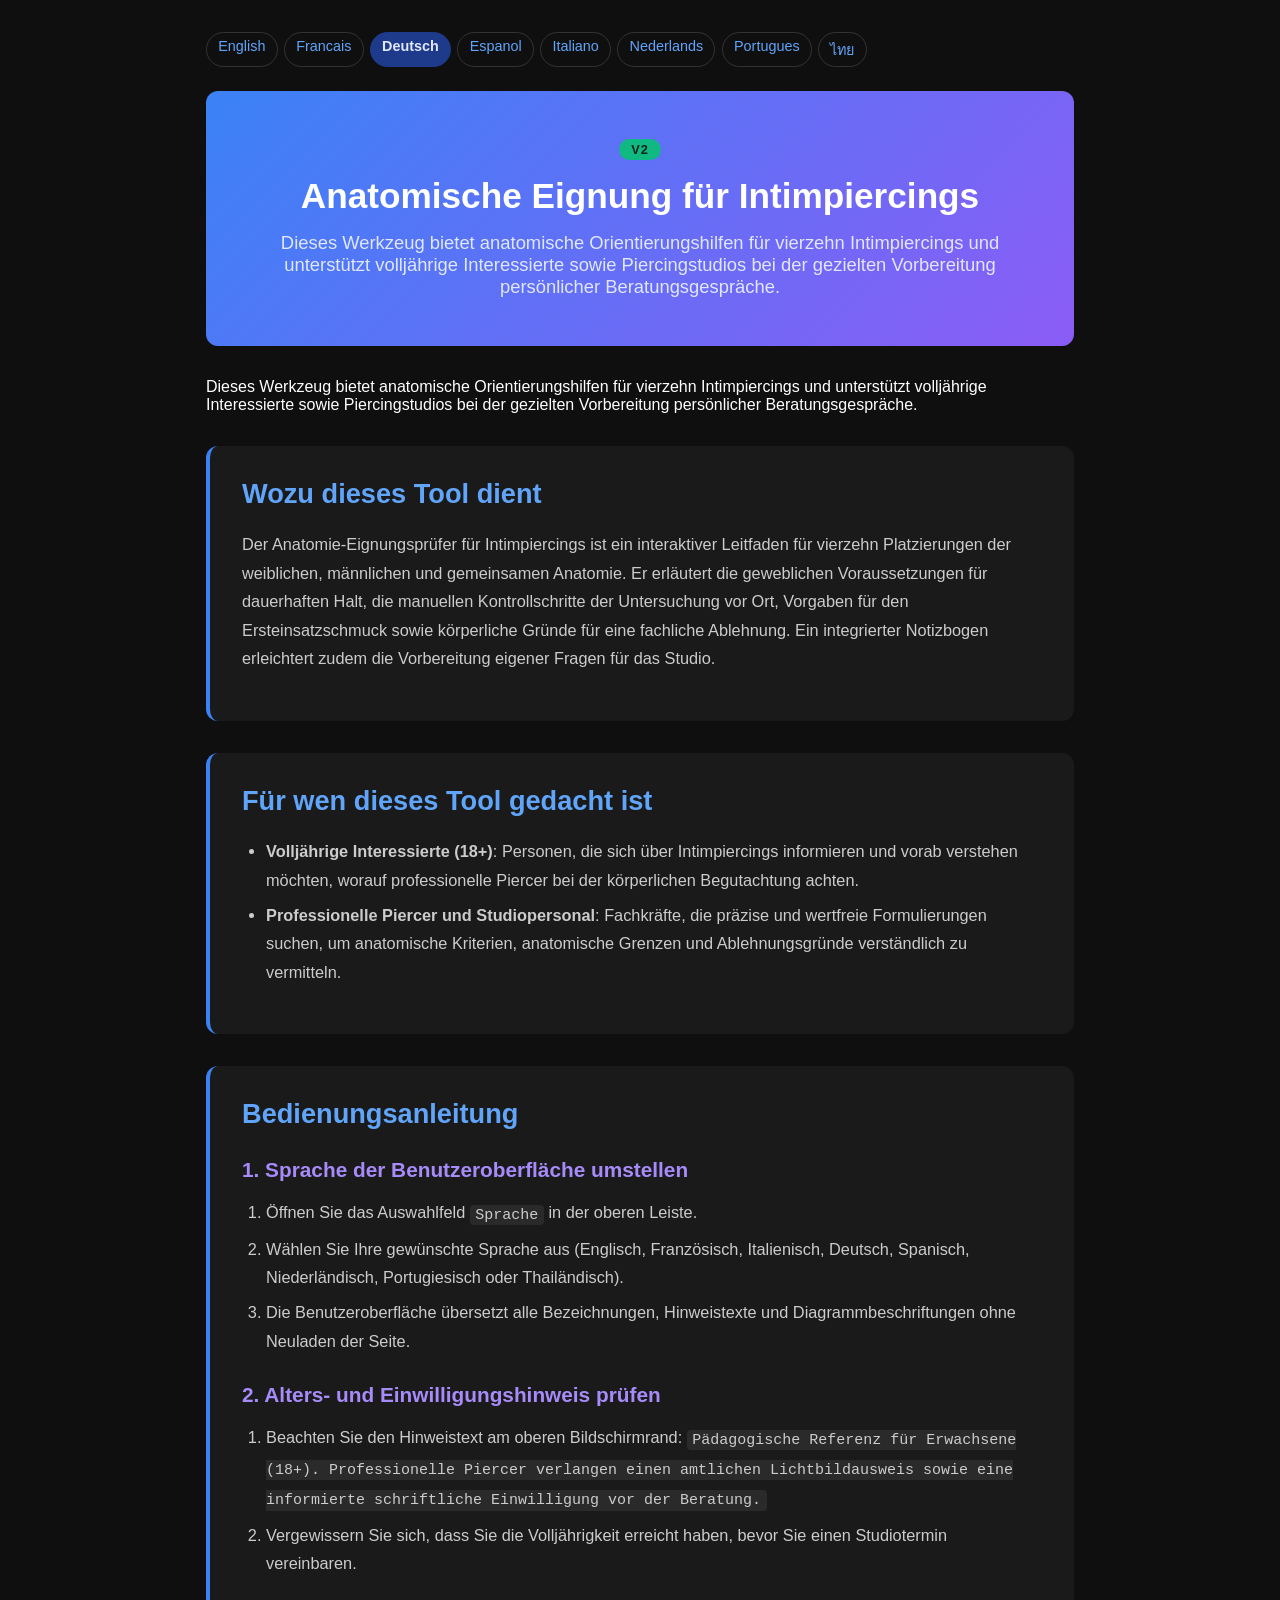
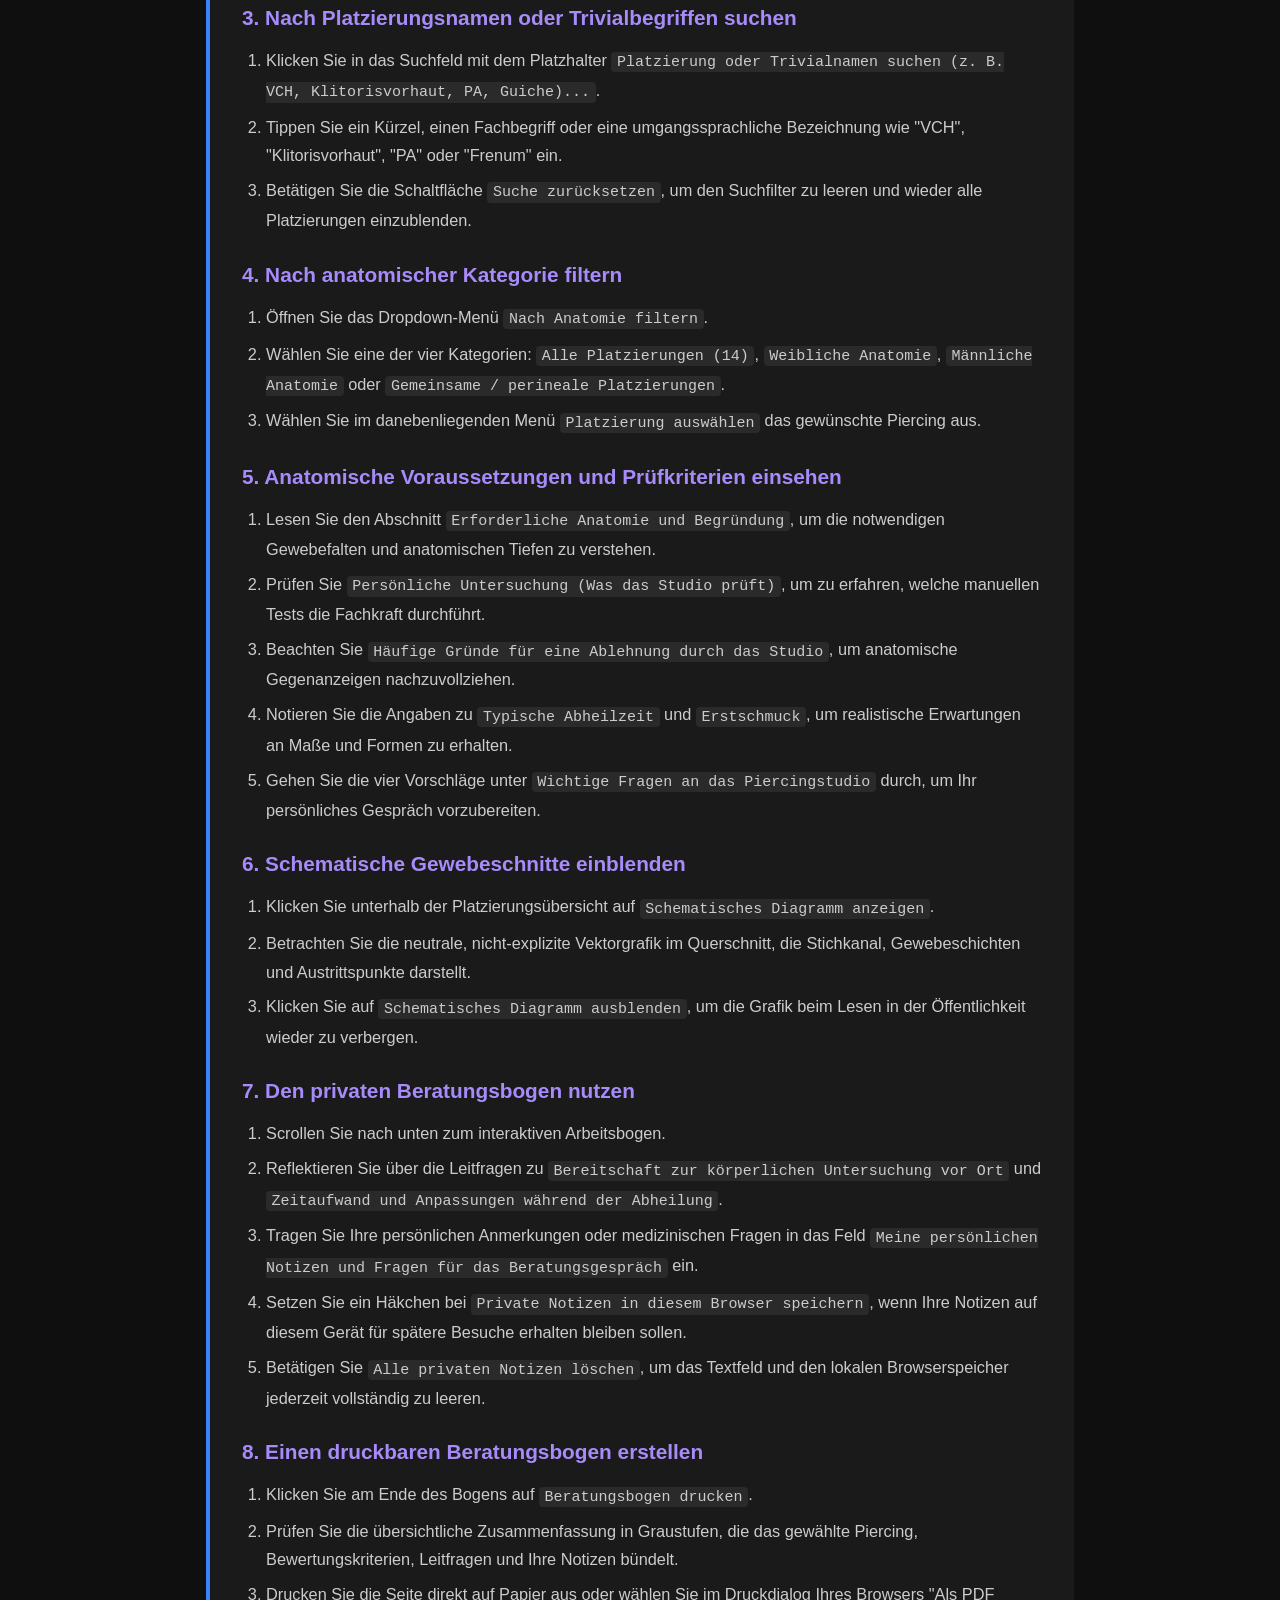
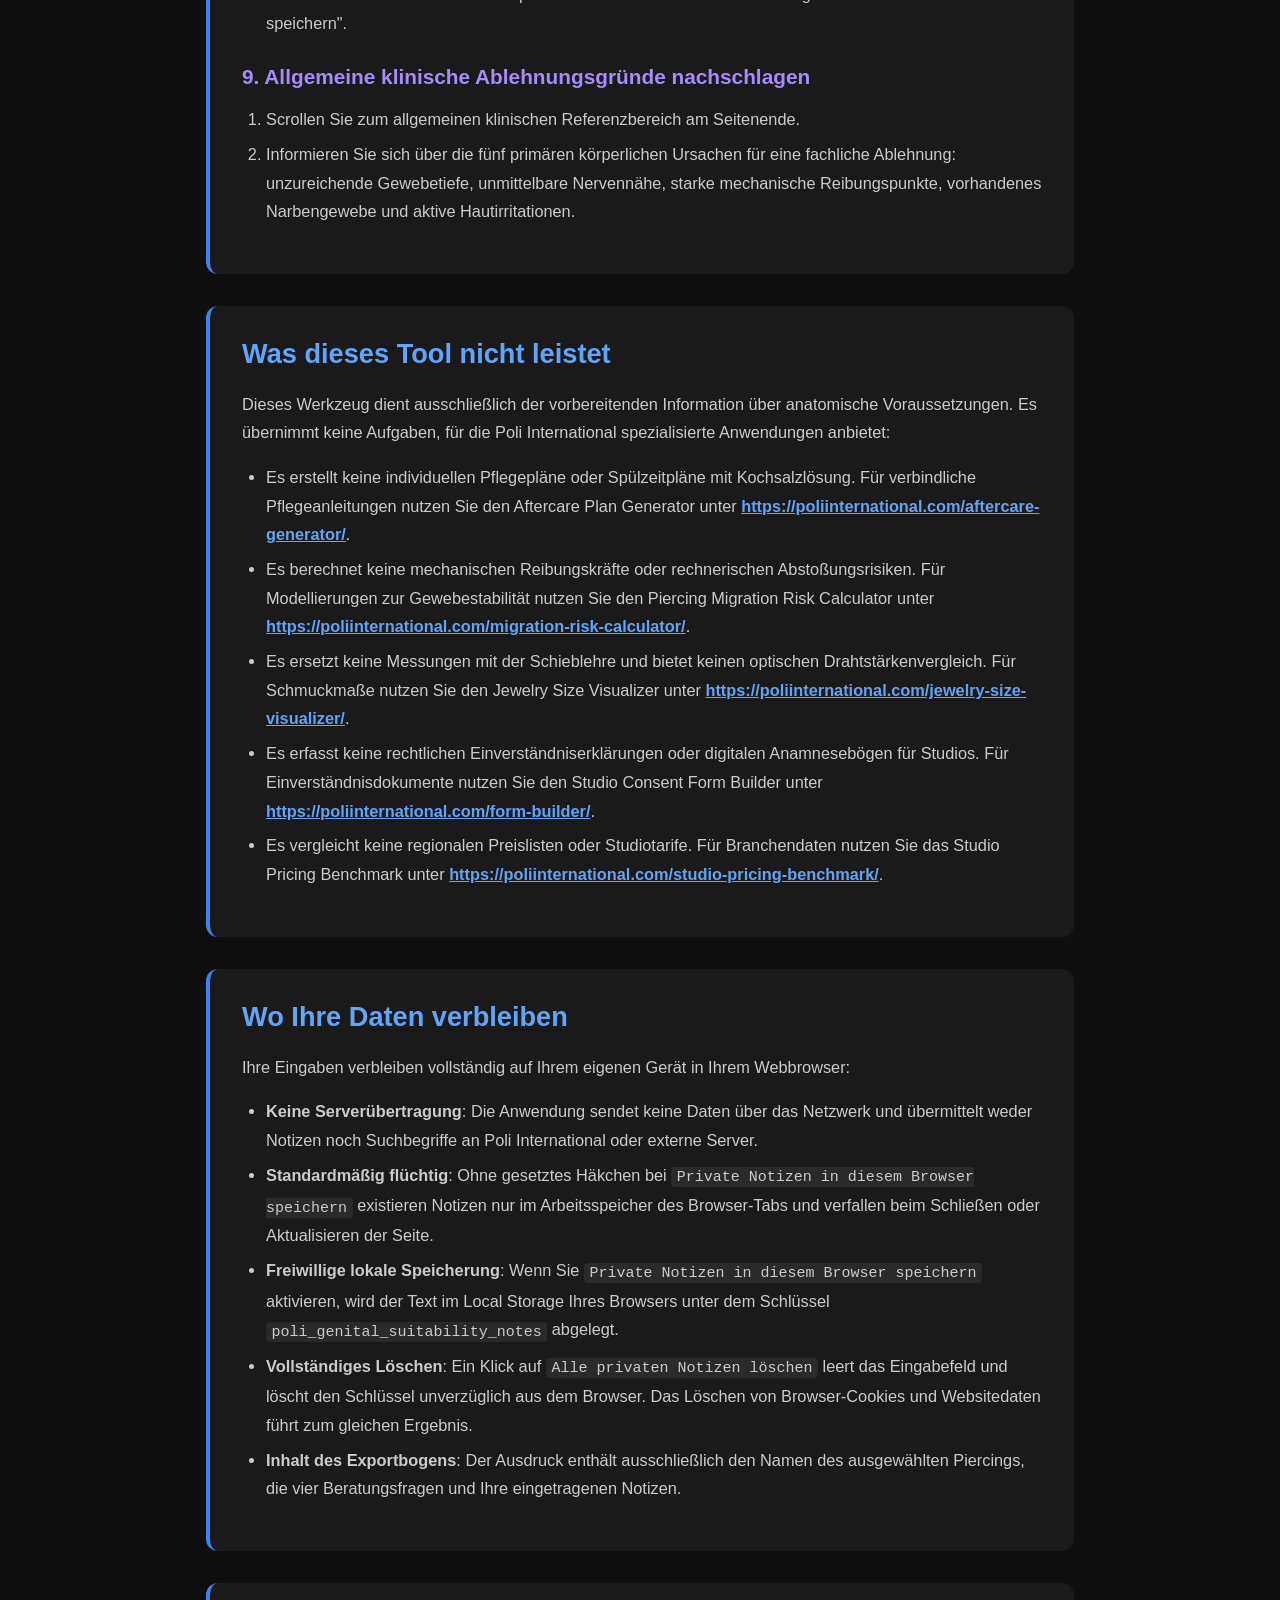
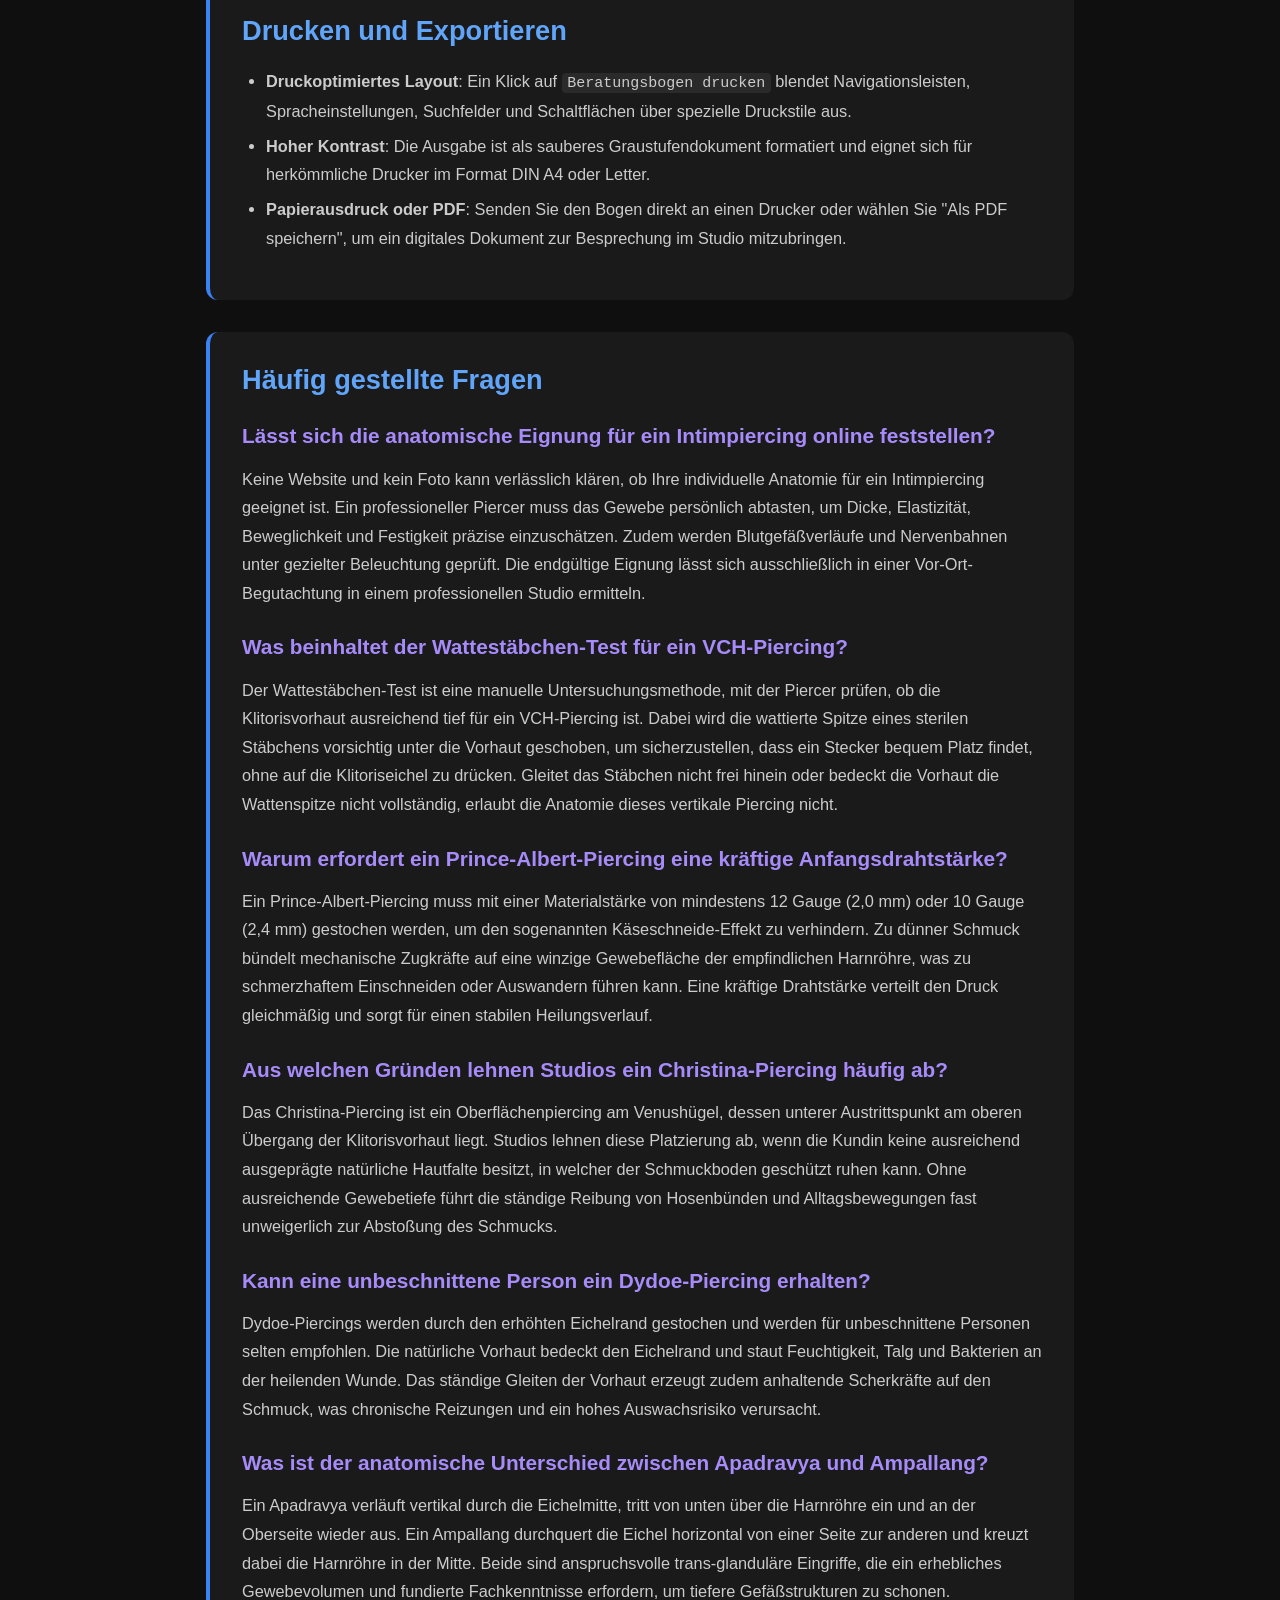
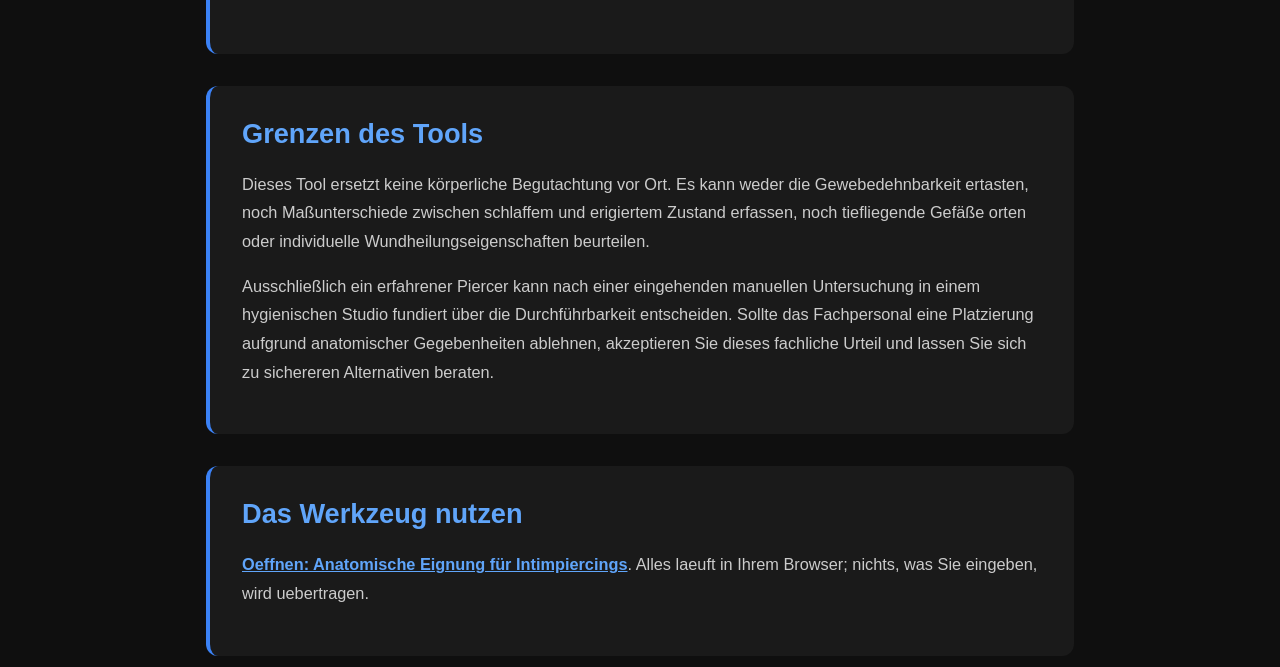
<file: documentation-de.html>
<!DOCTYPE html>
<html lang="de">
<head><meta name="robots" content="noindex,nofollow">
    <meta charset="UTF-8">
    <meta name="viewport" content="width=device-width, initial-scale=1.0">
    <title>Anatomische Eignung für Intimpiercings Dokumentation | Poli International</title>
    <meta name="description" content="Dieses Werkzeug bietet anatomische Orientierungshilfen für vierzehn Intimpiercings und unterstützt volljährige Interessierte sowie Piercingstudios bei der gezielten Vorbereitung persönlicher Beratungsgespräche.">
    <link rel="canonical" href="https://poliinternational.com/genital-piercing-suitability/">
    <style>
        body { background: #0f0f0f; color: #fff; font-family: -apple-system, BlinkMacSystemFont, "Segoe UI", Roboto, sans-serif; margin: 0; padding: 0; }
        body.in-iframe .doc-hero h1 { display: none; }
        * { box-sizing: border-box; }
        .entry-content { max-width: 900px; margin: 0 auto; padding: 2rem 1rem; }
        .doc-hero { background: linear-gradient(135deg, #3B82F6, #8B5CF6); padding: 3rem 2rem; text-align: center; border-radius: 0.75rem; margin-bottom: 2rem; }
        .doc-hero h1 { font-size: 2.2rem; margin: 0 0 1rem; font-weight: 700; }
        .doc-hero p { font-size: 1.15rem; color: #E0E7FF; margin: 0; }
        .doc-hero .v2 { display: inline-block; margin-bottom: 1rem; padding: 0.2rem 0.75rem; border-radius: 999px; background: #10B981; color: #04241a; font-weight: 800; font-size: 0.8rem; letter-spacing: 0.08em; }
        .doc-section { margin: 2rem 0; padding: 2rem; background: #1a1a1a; border-radius: 0.75rem; border-left: 4px solid #3B82F6; }
        .doc-section h2 { color: #60A5FA; font-size: 1.7rem; margin: 0 0 1.25rem; font-weight: 600; }
        .doc-section h3 { color: #A78BFA; font-size: 1.3rem; margin: 1.75rem 0 0.75rem; font-weight: 600; }
        .doc-section p, .doc-section li { color: #ccc; line-height: 1.75; font-size: 1.02rem; }
        .doc-section ul, .doc-section ol { padding-left: 1.5rem; }
        .doc-section li { margin: 0.4rem 0; }
        .doc-section code { background: #2a2a2a; padding: 0.1rem 0.35rem; border-radius: 0.25rem; font-size: 0.92em; }
        .doc-section a { color: #60A5FA; font-weight: 600; }
        .highlight-box { background: linear-gradient(135deg, #1E3A8A, #4C1D95); padding: 1.25rem 1.5rem; border-radius: 0.5rem; margin: 1.5rem 0; border-left: 4px solid #10B981; }
        .highlight-box p { color: #E0E7FF; margin: 0; }
        table { width: 100%; border-collapse: collapse; margin: 1.5rem 0; }
        th, td { padding: 0.75rem; text-align: left; border: 1px solid #333; vertical-align: top; }
        th { background: #2a2a2a; color: #60A5FA; }
        td { color: #ccc; }
        .doc-langs { display: flex; flex-wrap: wrap; gap: 0.4rem; margin: 0 0 1.5rem; font-size: 0.9rem; }
        .doc-langs a, .doc-langs span { padding: 0.3rem 0.7rem; border-radius: 999px; border: 1px solid #333; text-decoration: none; }
        .doc-langs a { color: #60A5FA; }
        .doc-langs span { background: #1E3A8A; color: #E0E7FF; border-color: #1E3A8A; font-weight: 700; }
    </style>
</head>
<body>
<script>if (window.self !== window.top) document.body.classList.add('in-iframe');</script>
    <div class="entry-content">
        <nav class="doc-langs" aria-label="Documentation language"><a lang="en" href="documentation.html">English</a><a lang="fr" href="documentation-fr.html">Francais</a><span lang="de">Deutsch</span><a lang="es" href="documentation-es.html">Espanol</a><a lang="it" href="documentation-it.html">Italiano</a><a lang="nl" href="documentation-nl.html">Nederlands</a><a lang="pt" href="documentation-pt.html">Portugues</a><a lang="th" href="documentation-th.html">ไทย</a></nav>
        <div class="doc-hero">
            <span class="v2">V2</span>
            <h1>Anatomische Eignung für Intimpiercings</h1>
            <p>Dieses Werkzeug bietet anatomische Orientierungshilfen für vierzehn Intimpiercings und unterstützt volljährige Interessierte sowie Piercingstudios bei der gezielten Vorbereitung persönlicher Beratungsgespräche.</p>
        </div>
        <p>Dieses Werkzeug bietet anatomische Orientierungshilfen für vierzehn Intimpiercings und unterstützt volljährige Interessierte sowie Piercingstudios bei der gezielten Vorbereitung persönlicher Beratungsgespräche.</p>
        <div class="doc-section">
        <h2>Wozu dieses Tool dient</h2>
        <p>Der Anatomie-Eignungsprüfer für Intimpiercings ist ein interaktiver Leitfaden für vierzehn Platzierungen der weiblichen, männlichen und gemeinsamen Anatomie. Er erläutert die geweblichen Voraussetzungen für dauerhaften Halt, die manuellen Kontrollschritte der Untersuchung vor Ort, Vorgaben für den Ersteinsatzschmuck sowie körperliche Gründe für eine fachliche Ablehnung. Ein integrierter Notizbogen erleichtert zudem die Vorbereitung eigener Fragen für das Studio.</p>
        </div>
        <div class="doc-section">
        <h2>Für wen dieses Tool gedacht ist</h2>
        <ul>
        <li><strong>Volljährige Interessierte (18+)</strong>: Personen, die sich über Intimpiercings informieren und vorab verstehen möchten, worauf professionelle Piercer bei der körperlichen Begutachtung achten.</li>
        <li><strong>Professionelle Piercer und Studiopersonal</strong>: Fachkräfte, die präzise und wertfreie Formulierungen suchen, um anatomische Kriterien, anatomische Grenzen und Ablehnungsgründe verständlich zu vermitteln.</li>
        </ul>
        </div>
        <div class="doc-section">
        <h2>Bedienungsanleitung</h2>
        <h3>1. Sprache der Benutzeroberfläche umstellen</h3>
        <ol>
        <li>Öffnen Sie das Auswahlfeld <code>Sprache</code> in der oberen Leiste.</li>
        <li>Wählen Sie Ihre gewünschte Sprache aus (Englisch, Französisch, Italienisch, Deutsch, Spanisch, Niederländisch, Portugiesisch oder Thailändisch).</li>
        <li>Die Benutzeroberfläche übersetzt alle Bezeichnungen, Hinweistexte und Diagrammbeschriftungen ohne Neuladen der Seite.</li>
        </ol>
        <h3>2. Alters- und Einwilligungshinweis prüfen</h3>
        <ol>
        <li>Beachten Sie den Hinweistext am oberen Bildschirmrand: <code>Pädagogische Referenz für Erwachsene (18+). Professionelle Piercer verlangen einen amtlichen Lichtbildausweis sowie eine informierte schriftliche Einwilligung vor der Beratung.</code></li>
        <li>Vergewissern Sie sich, dass Sie die Volljährigkeit erreicht haben, bevor Sie einen Studiotermin vereinbaren.</li>
        </ol>
        <h3>3. Nach Platzierungsnamen oder Trivialbegriffen suchen</h3>
        <ol>
        <li>Klicken Sie in das Suchfeld mit dem Platzhalter <code>Platzierung oder Trivialnamen suchen (z. B. VCH, Klitorisvorhaut, PA, Guiche)...</code>.</li>
        <li>Tippen Sie ein Kürzel, einen Fachbegriff oder eine umgangssprachliche Bezeichnung wie "VCH", "Klitorisvorhaut", "PA" oder "Frenum" ein.</li>
        <li>Betätigen Sie die Schaltfläche <code>Suche zurücksetzen</code>, um den Suchfilter zu leeren und wieder alle Platzierungen einzublenden.</li>
        </ol>
        <h3>4. Nach anatomischer Kategorie filtern</h3>
        <ol>
        <li>Öffnen Sie das Dropdown-Menü <code>Nach Anatomie filtern</code>.</li>
        <li>Wählen Sie eine der vier Kategorien: <code>Alle Platzierungen (14)</code>, <code>Weibliche Anatomie</code>, <code>Männliche Anatomie</code> oder <code>Gemeinsame / perineale Platzierungen</code>.</li>
        <li>Wählen Sie im danebenliegenden Menü <code>Platzierung auswählen</code> das gewünschte Piercing aus.</li>
        </ol>
        <h3>5. Anatomische Voraussetzungen und Prüfkriterien einsehen</h3>
        <ol>
        <li>Lesen Sie den Abschnitt <code>Erforderliche Anatomie und Begründung</code>, um die notwendigen Gewebefalten und anatomischen Tiefen zu verstehen.</li>
        <li>Prüfen Sie <code>Persönliche Untersuchung (Was das Studio prüft)</code>, um zu erfahren, welche manuellen Tests die Fachkraft durchführt.</li>
        <li>Beachten Sie <code>Häufige Gründe für eine Ablehnung durch das Studio</code>, um anatomische Gegenanzeigen nachzuvollziehen.</li>
        <li>Notieren Sie die Angaben zu <code>Typische Abheilzeit</code> und <code>Erstschmuck</code>, um realistische Erwartungen an Maße und Formen zu erhalten.</li>
        <li>Gehen Sie die vier Vorschläge unter <code>Wichtige Fragen an das Piercingstudio</code> durch, um Ihr persönliches Gespräch vorzubereiten.</li>
        </ol>
        <h3>6. Schematische Gewebeschnitte einblenden</h3>
        <ol>
        <li>Klicken Sie unterhalb der Platzierungsübersicht auf <code>Schematisches Diagramm anzeigen</code>.</li>
        <li>Betrachten Sie die neutrale, nicht-explizite Vektorgrafik im Querschnitt, die Stichkanal, Gewebeschichten und Austrittspunkte darstellt.</li>
        <li>Klicken Sie auf <code>Schematisches Diagramm ausblenden</code>, um die Grafik beim Lesen in der Öffentlichkeit wieder zu verbergen.</li>
        </ol>
        <h3>7. Den privaten Beratungsbogen nutzen</h3>
        <ol>
        <li>Scrollen Sie nach unten zum interaktiven Arbeitsbogen.</li>
        <li>Reflektieren Sie über die Leitfragen zu <code>Bereitschaft zur körperlichen Untersuchung vor Ort</code> und <code>Zeitaufwand und Anpassungen während der Abheilung</code>.</li>
        <li>Tragen Sie Ihre persönlichen Anmerkungen oder medizinischen Fragen in das Feld <code>Meine persönlichen Notizen und Fragen für das Beratungsgespräch</code> ein.</li>
        <li>Setzen Sie ein Häkchen bei <code>Private Notizen in diesem Browser speichern</code>, wenn Ihre Notizen auf diesem Gerät für spätere Besuche erhalten bleiben sollen.</li>
        <li>Betätigen Sie <code>Alle privaten Notizen löschen</code>, um das Textfeld und den lokalen Browserspeicher jederzeit vollständig zu leeren.</li>
        </ol>
        <h3>8. Einen druckbaren Beratungsbogen erstellen</h3>
        <ol>
        <li>Klicken Sie am Ende des Bogens auf <code>Beratungsbogen drucken</code>.</li>
        <li>Prüfen Sie die übersichtliche Zusammenfassung in Graustufen, die das gewählte Piercing, Bewertungskriterien, Leitfragen und Ihre Notizen bündelt.</li>
        <li>Drucken Sie die Seite direkt auf Papier aus oder wählen Sie im Druckdialog Ihres Browsers "Als PDF speichern".</li>
        </ol>
        <h3>9. Allgemeine klinische Ablehnungsgründe nachschlagen</h3>
        <ol>
        <li>Scrollen Sie zum allgemeinen klinischen Referenzbereich am Seitenende.</li>
        <li>Informieren Sie sich über die fünf primären körperlichen Ursachen für eine fachliche Ablehnung: unzureichende Gewebetiefe, unmittelbare Nervennähe, starke mechanische Reibungspunkte, vorhandenes Narbengewebe und aktive Hautirritationen.</li>
        </ol>
        </div>
        <div class="doc-section">
        <h2>Was dieses Tool nicht leistet</h2>
        <p>Dieses Werkzeug dient ausschließlich der vorbereitenden Information über anatomische Voraussetzungen. Es übernimmt keine Aufgaben, für die Poli International spezialisierte Anwendungen anbietet:</p>
        <ul>
        <li>Es erstellt keine individuellen Pflegepläne oder Spülzeitpläne mit Kochsalzlösung. Für verbindliche Pflegeanleitungen nutzen Sie den Aftercare Plan Generator unter <a href="https://poliinternational.com/aftercare-generator/" target="_top">https://poliinternational.com/aftercare-generator/</a>.</li>
        <li>Es berechnet keine mechanischen Reibungskräfte oder rechnerischen Abstoßungsrisiken. Für Modellierungen zur Gewebestabilität nutzen Sie den Piercing Migration Risk Calculator unter <a href="https://poliinternational.com/migration-risk-calculator/" target="_top">https://poliinternational.com/migration-risk-calculator/</a>.</li>
        <li>Es ersetzt keine Messungen mit der Schieblehre und bietet keinen optischen Drahtstärkenvergleich. Für Schmuckmaße nutzen Sie den Jewelry Size Visualizer unter <a href="https://poliinternational.com/jewelry-size-visualizer/" target="_top">https://poliinternational.com/jewelry-size-visualizer/</a>.</li>
        <li>Es erfasst keine rechtlichen Einverständniserklärungen oder digitalen Anamnesebögen für Studios. Für Einverständnisdokumente nutzen Sie den Studio Consent Form Builder unter <a href="https://poliinternational.com/form-builder/" target="_top">https://poliinternational.com/form-builder/</a>.</li>
        <li>Es vergleicht keine regionalen Preislisten oder Studiotarife. Für Branchendaten nutzen Sie das Studio Pricing Benchmark unter <a href="https://poliinternational.com/studio-pricing-benchmark/" target="_top">https://poliinternational.com/studio-pricing-benchmark/</a>.</li>
        </ul>
        </div>
        <div class="doc-section">
        <h2>Wo Ihre Daten verbleiben</h2>
        <p>Ihre Eingaben verbleiben vollständig auf Ihrem eigenen Gerät in Ihrem Webbrowser:</p>
        <ul>
        <li><strong>Keine Serverübertragung</strong>: Die Anwendung sendet keine Daten über das Netzwerk und übermittelt weder Notizen noch Suchbegriffe an Poli International oder externe Server.</li>
        <li><strong>Standardmäßig flüchtig</strong>: Ohne gesetztes Häkchen bei <code>Private Notizen in diesem Browser speichern</code> existieren Notizen nur im Arbeitsspeicher des Browser-Tabs und verfallen beim Schließen oder Aktualisieren der Seite.</li>
        <li><strong>Freiwillige lokale Speicherung</strong>: Wenn Sie <code>Private Notizen in diesem Browser speichern</code> aktivieren, wird der Text im Local Storage Ihres Browsers unter dem Schlüssel <code>poli_genital_suitability_notes</code> abgelegt.</li>
        <li><strong>Vollständiges Löschen</strong>: Ein Klick auf <code>Alle privaten Notizen löschen</code> leert das Eingabefeld und löscht den Schlüssel unverzüglich aus dem Browser. Das Löschen von Browser-Cookies und Websitedaten führt zum gleichen Ergebnis.</li>
        <li><strong>Inhalt des Exportbogens</strong>: Der Ausdruck enthält ausschließlich den Namen des ausgewählten Piercings, die vier Beratungsfragen und Ihre eingetragenen Notizen.</li>
        </ul>
        </div>
        <div class="doc-section">
        <h2>Drucken und Exportieren</h2>
        <ul>
        <li><strong>Druckoptimiertes Layout</strong>: Ein Klick auf <code>Beratungsbogen drucken</code> blendet Navigationsleisten, Spracheinstellungen, Suchfelder und Schaltflächen über spezielle Druckstile aus.</li>
        <li><strong>Hoher Kontrast</strong>: Die Ausgabe ist als sauberes Graustufendokument formatiert und eignet sich für herkömmliche Drucker im Format DIN A4 oder Letter.</li>
        <li><strong>Papierausdruck oder PDF</strong>: Senden Sie den Bogen direkt an einen Drucker oder wählen Sie "Als PDF speichern", um ein digitales Dokument zur Besprechung im Studio mitzubringen.</li>
        </ul>
        </div>
        <div class="doc-section">
        <h2>Häufig gestellte Fragen</h2>
        <h3>Lässt sich die anatomische Eignung für ein Intimpiercing online feststellen?</h3>
        <p>Keine Website und kein Foto kann verlässlich klären, ob Ihre individuelle Anatomie für ein Intimpiercing geeignet ist. Ein professioneller Piercer muss das Gewebe persönlich abtasten, um Dicke, Elastizität, Beweglichkeit und Festigkeit präzise einzuschätzen. Zudem werden Blutgefäßverläufe und Nervenbahnen unter gezielter Beleuchtung geprüft. Die endgültige Eignung lässt sich ausschließlich in einer Vor-Ort-Begutachtung in einem professionellen Studio ermitteln.</p>
        <h3>Was beinhaltet der Wattestäbchen-Test für ein VCH-Piercing?</h3>
        <p>Der Wattestäbchen-Test ist eine manuelle Untersuchungsmethode, mit der Piercer prüfen, ob die Klitorisvorhaut ausreichend tief für ein VCH-Piercing ist. Dabei wird die wattierte Spitze eines sterilen Stäbchens vorsichtig unter die Vorhaut geschoben, um sicherzustellen, dass ein Stecker bequem Platz findet, ohne auf die Klitoriseichel zu drücken. Gleitet das Stäbchen nicht frei hinein oder bedeckt die Vorhaut die Wattenspitze nicht vollständig, erlaubt die Anatomie dieses vertikale Piercing nicht.</p>
        <h3>Warum erfordert ein Prince-Albert-Piercing eine kräftige Anfangsdrahtstärke?</h3>
        <p>Ein Prince-Albert-Piercing muss mit einer Materialstärke von mindestens 12 Gauge (2,0 mm) oder 10 Gauge (2,4 mm) gestochen werden, um den sogenannten Käseschneide-Effekt zu verhindern. Zu dünner Schmuck bündelt mechanische Zugkräfte auf eine winzige Gewebefläche der empfindlichen Harnröhre, was zu schmerzhaftem Einschneiden oder Auswandern führen kann. Eine kräftige Drahtstärke verteilt den Druck gleichmäßig und sorgt für einen stabilen Heilungsverlauf.</p>
        <h3>Aus welchen Gründen lehnen Studios ein Christina-Piercing häufig ab?</h3>
        <p>Das Christina-Piercing ist ein Oberflächenpiercing am Venushügel, dessen unterer Austrittspunkt am oberen Übergang der Klitorisvorhaut liegt. Studios lehnen diese Platzierung ab, wenn die Kundin keine ausreichend ausgeprägte natürliche Hautfalte besitzt, in welcher der Schmuckboden geschützt ruhen kann. Ohne ausreichende Gewebetiefe führt die ständige Reibung von Hosenbünden und Alltagsbewegungen fast unweigerlich zur Abstoßung des Schmucks.</p>
        <h3>Kann eine unbeschnittene Person ein Dydoe-Piercing erhalten?</h3>
        <p>Dydoe-Piercings werden durch den erhöhten Eichelrand gestochen und werden für unbeschnittene Personen selten empfohlen. Die natürliche Vorhaut bedeckt den Eichelrand und staut Feuchtigkeit, Talg und Bakterien an der heilenden Wunde. Das ständige Gleiten der Vorhaut erzeugt zudem anhaltende Scherkräfte auf den Schmuck, was chronische Reizungen und ein hohes Auswachsrisiko verursacht.</p>
        <h3>Was ist der anatomische Unterschied zwischen Apadravya und Ampallang?</h3>
        <p>Ein Apadravya verläuft vertikal durch die Eichelmitte, tritt von unten über die Harnröhre ein und an der Oberseite wieder aus. Ein Ampallang durchquert die Eichel horizontal von einer Seite zur anderen und kreuzt dabei die Harnröhre in der Mitte. Beide sind anspruchsvolle trans-glanduläre Eingriffe, die ein erhebliches Gewebevolumen und fundierte Fachkenntnisse erfordern, um tiefere Gefäßstrukturen zu schonen.</p>
        </div>
        <div class="doc-section">
        <h2>Grenzen des Tools</h2>
        <p>Dieses Tool ersetzt keine körperliche Begutachtung vor Ort. Es kann weder die Gewebedehnbarkeit ertasten, noch Maßunterschiede zwischen schlaffem und erigiertem Zustand erfassen, noch tiefliegende Gefäße orten oder individuelle Wundheilungseigenschaften beurteilen.</p>
        <p>Ausschließlich ein erfahrener Piercer kann nach einer eingehenden manuellen Untersuchung in einem hygienischen Studio fundiert über die Durchführbarkeit entscheiden. Sollte das Fachpersonal eine Platzierung aufgrund anatomischer Gegebenheiten ablehnen, akzeptieren Sie dieses fachliche Urteil und lassen Sie sich zu sichereren Alternativen beraten.</p>
        </div>
        <div class="doc-section">
            <h2>Das Werkzeug nutzen</h2>
            <p><a href="https://poliinternational.com/genital-piercing-suitability/" target="_top">Oeffnen: Anatomische Eignung für Intimpiercings</a>. Alles laeuft in Ihrem Browser; nichts, was Sie eingeben, wird uebertragen.</p>
        </div>
    </div>
</body>
</html>
</file>
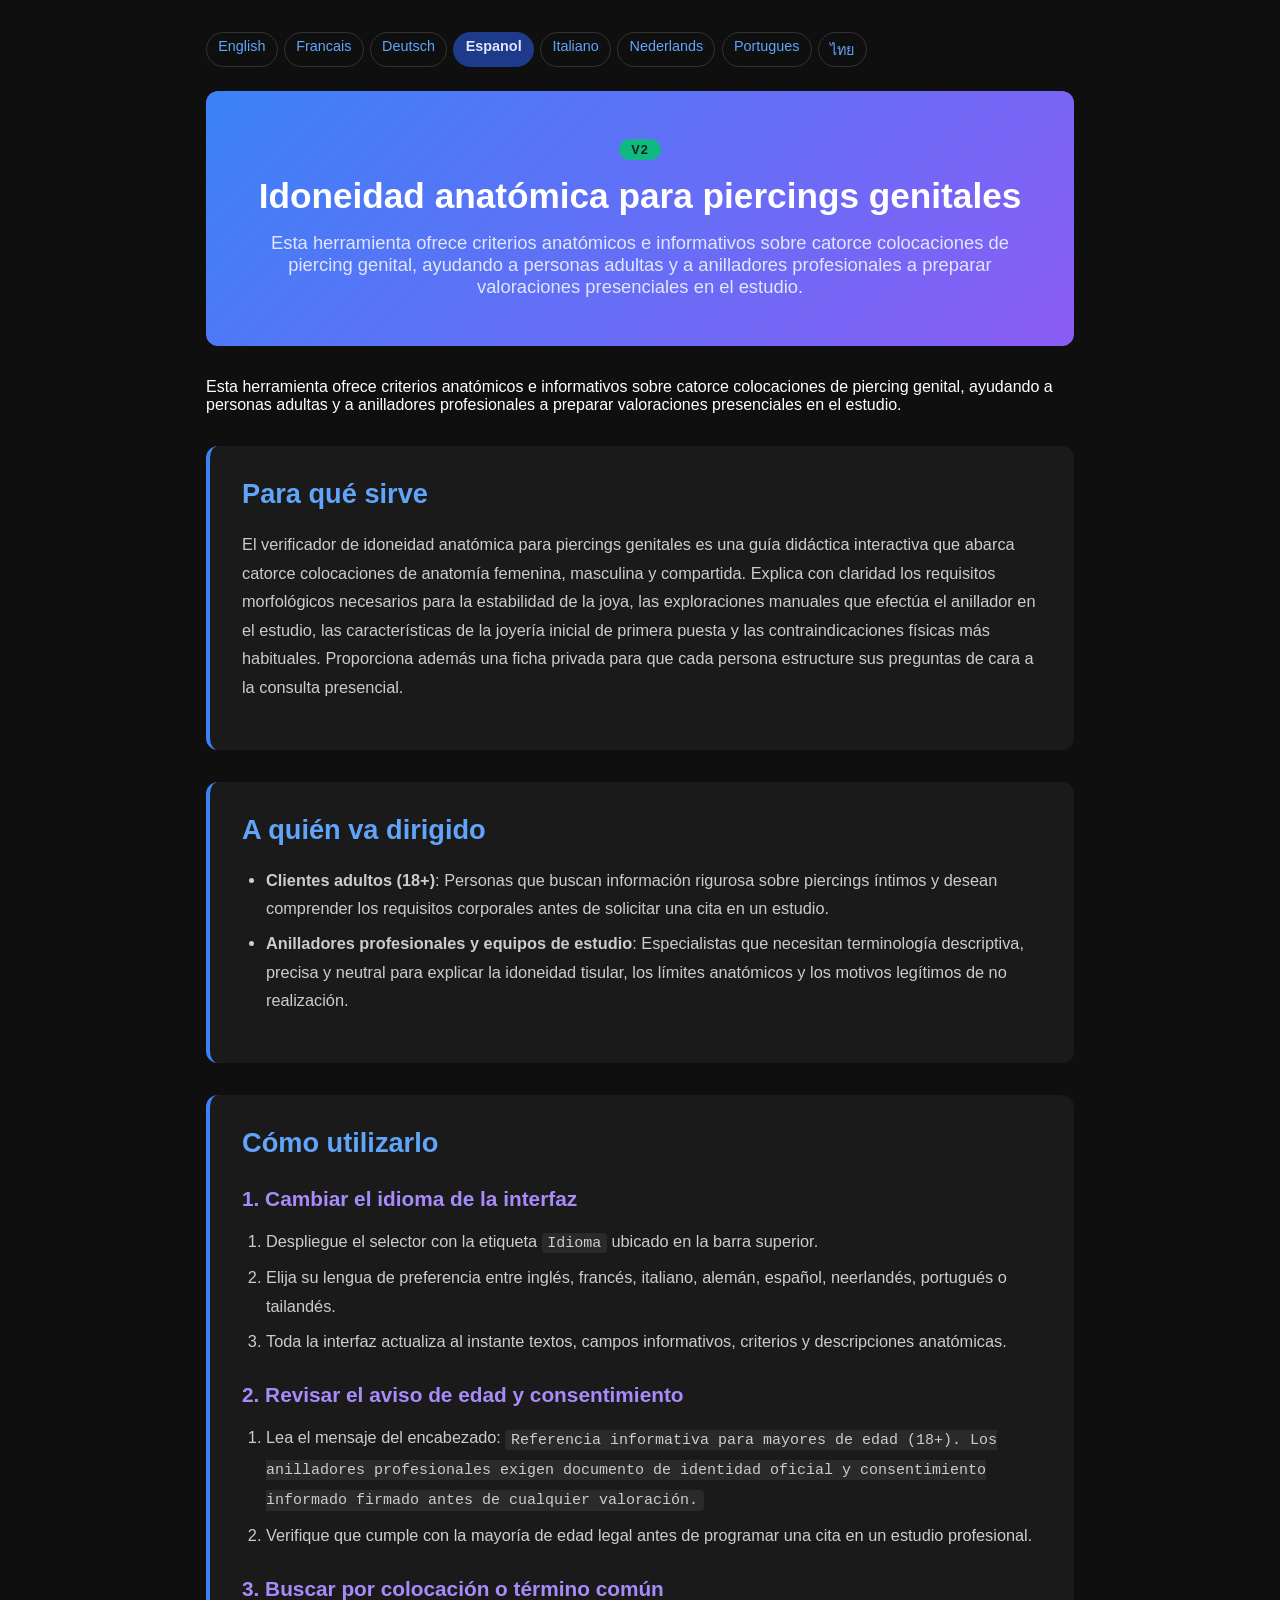
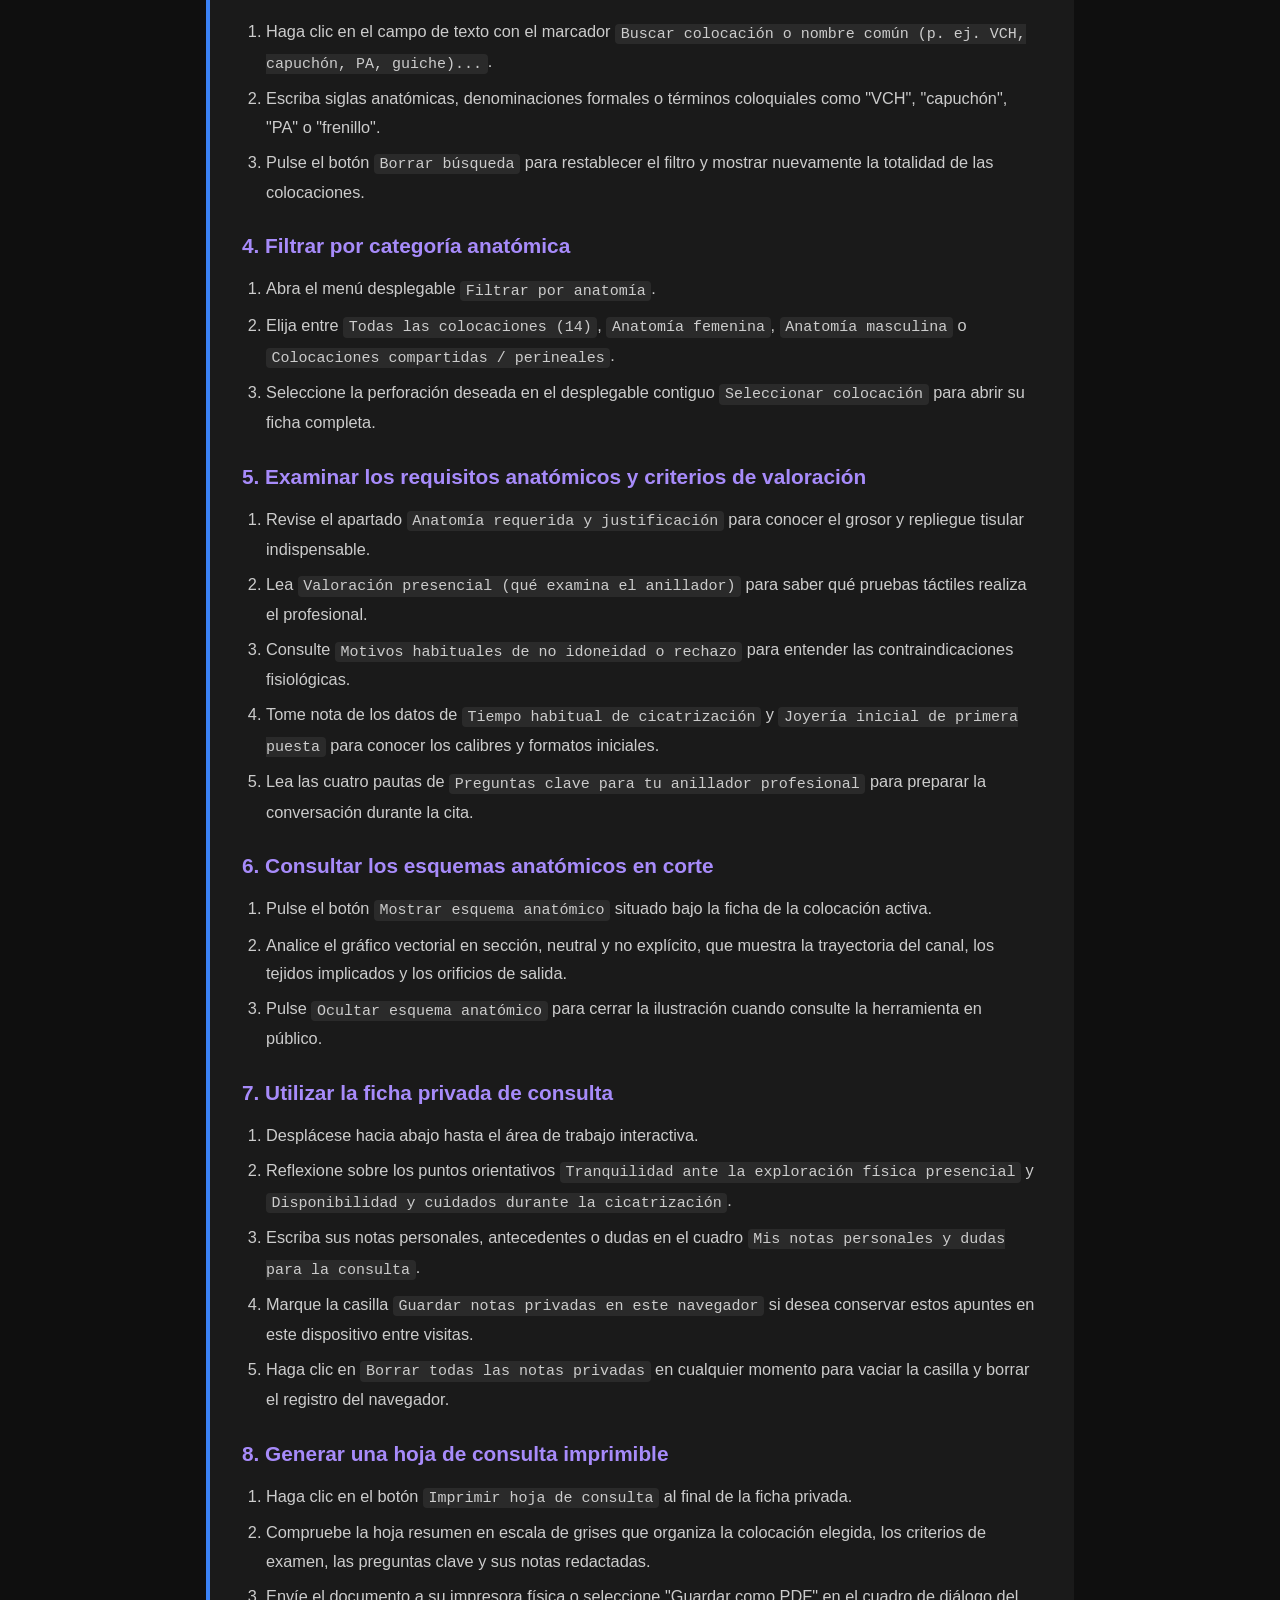
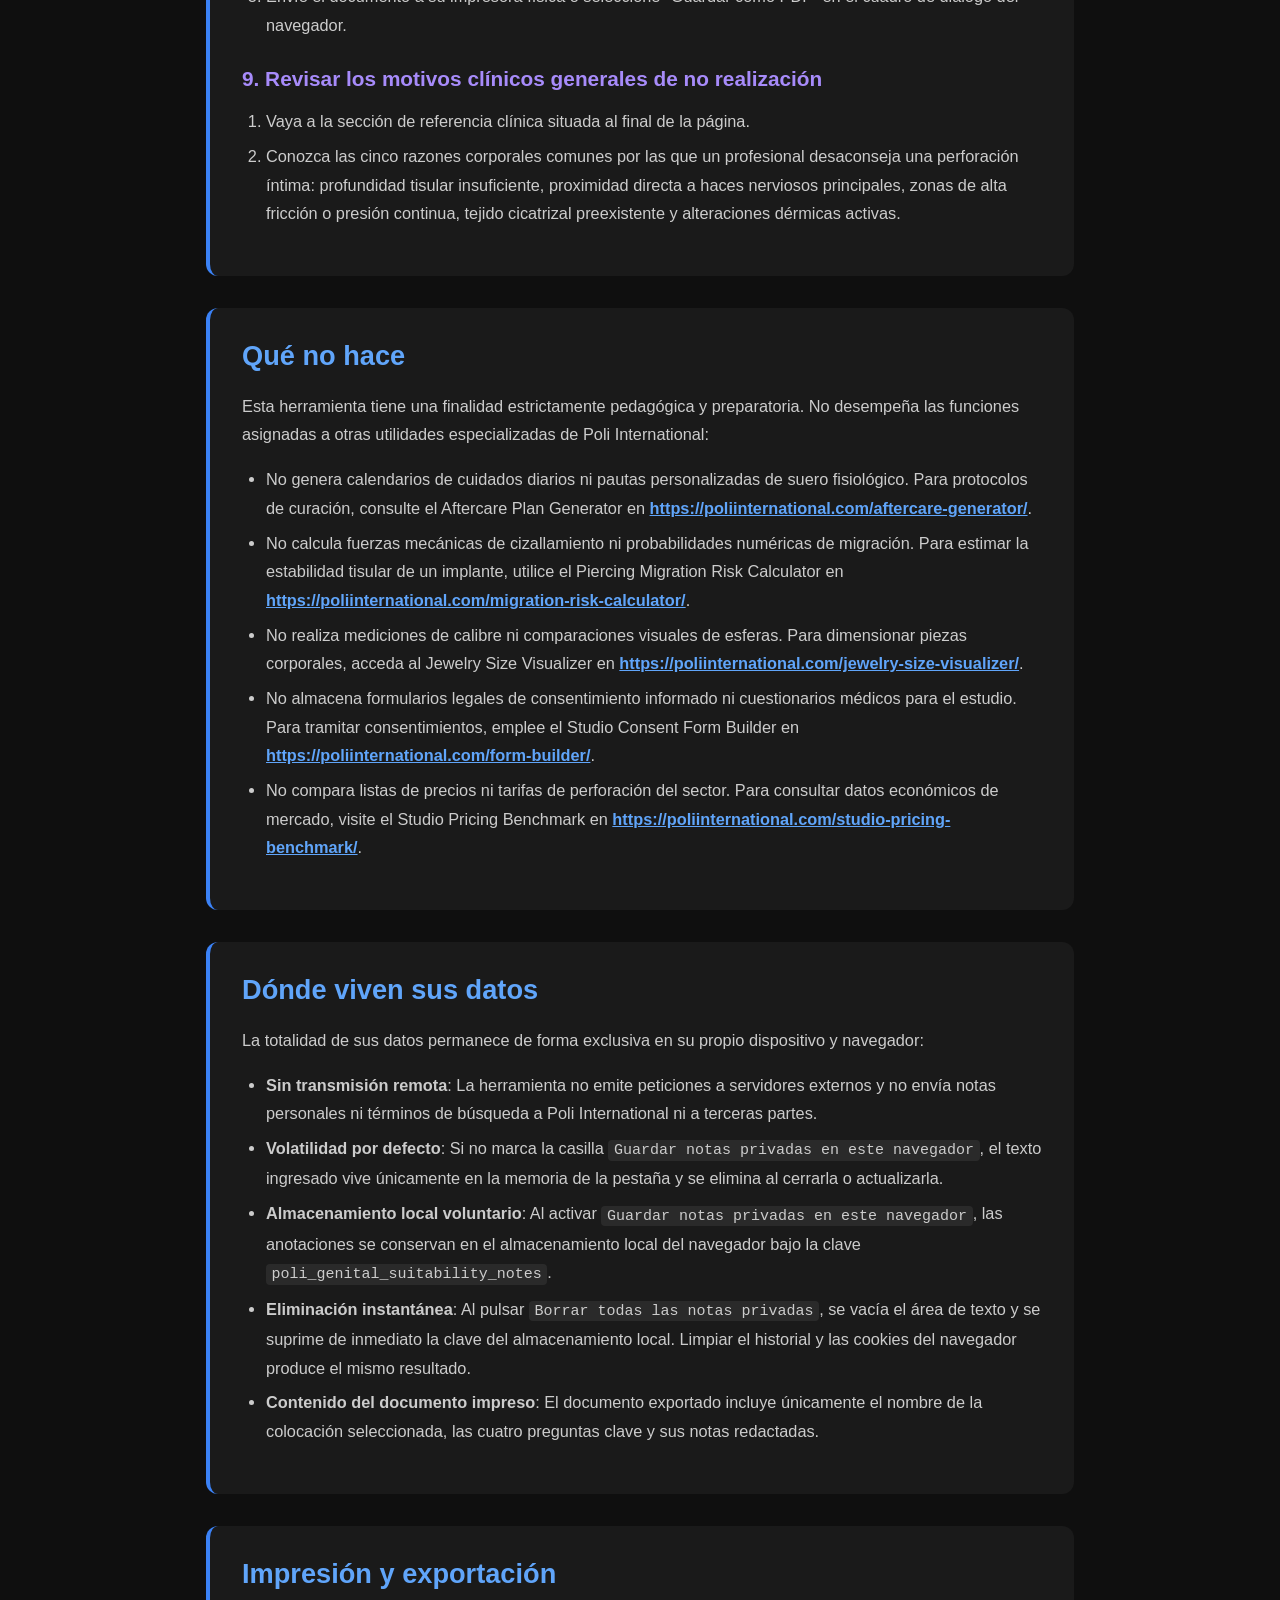
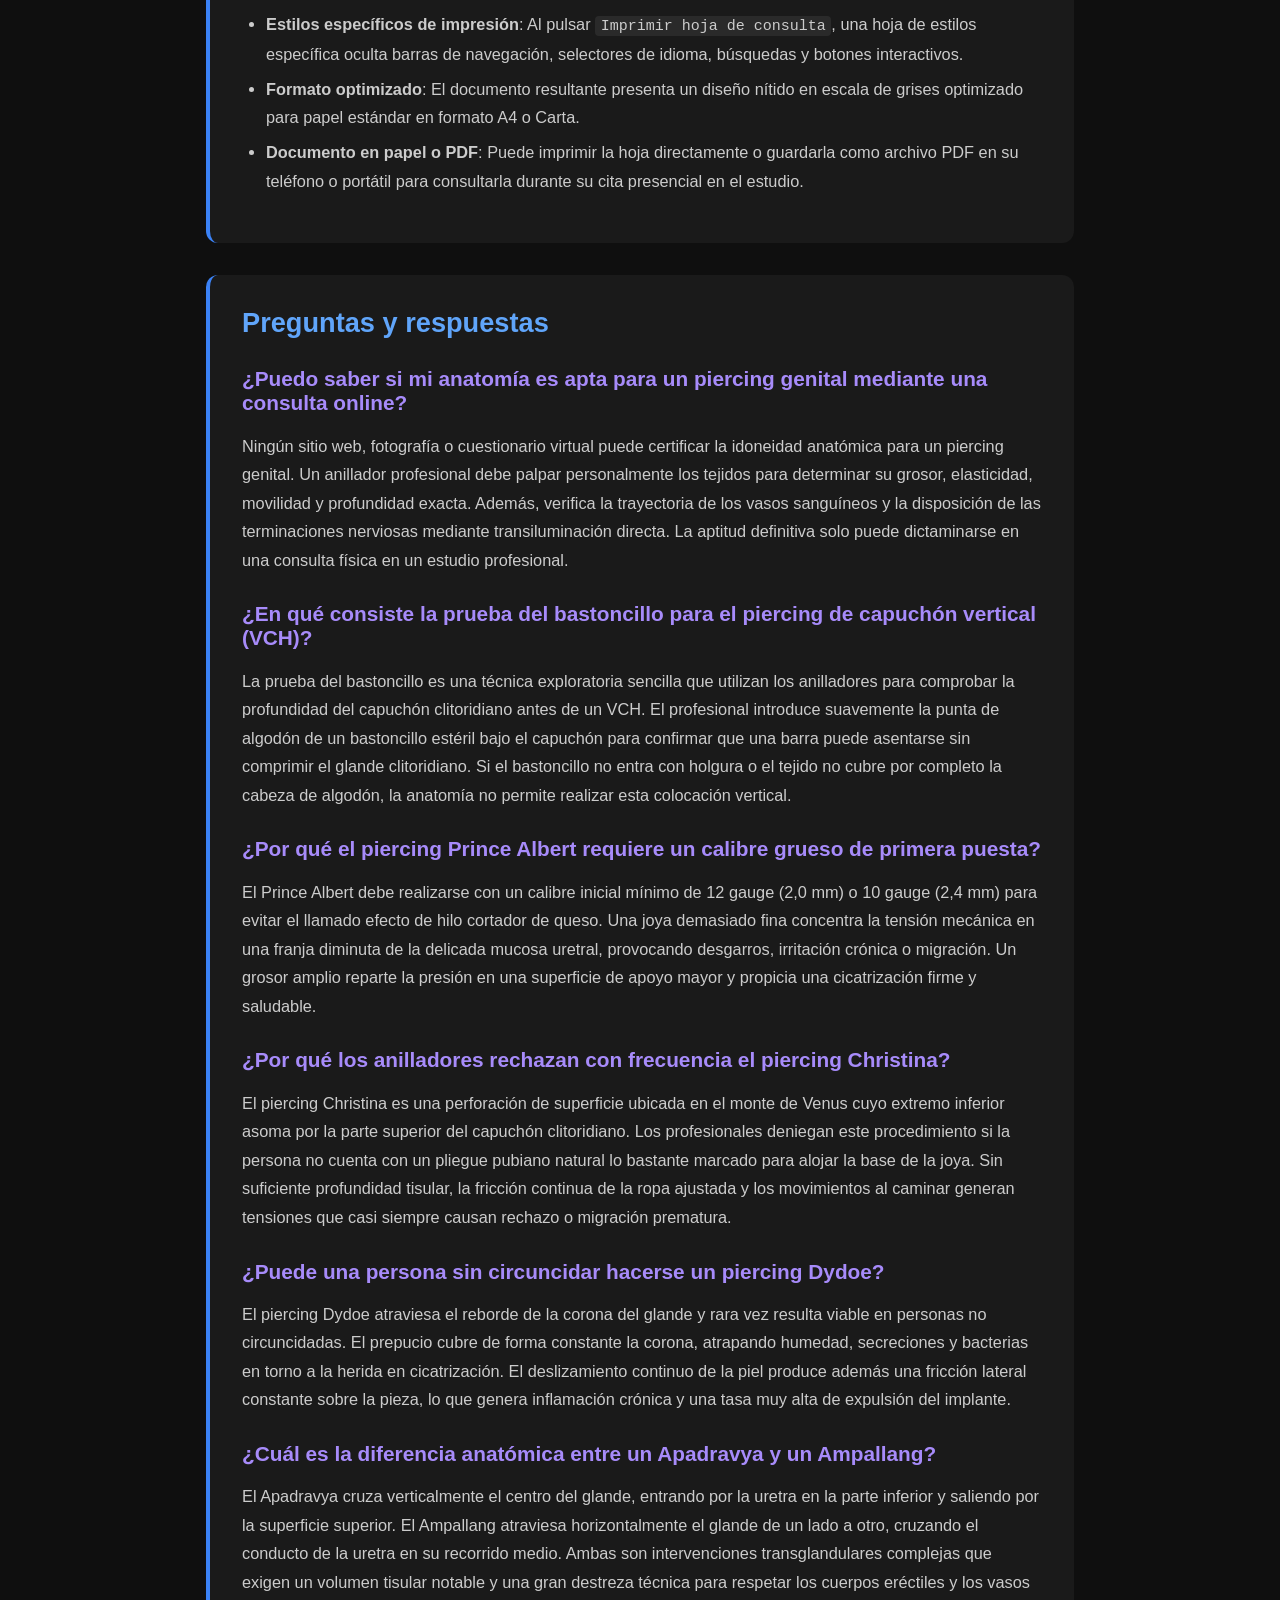
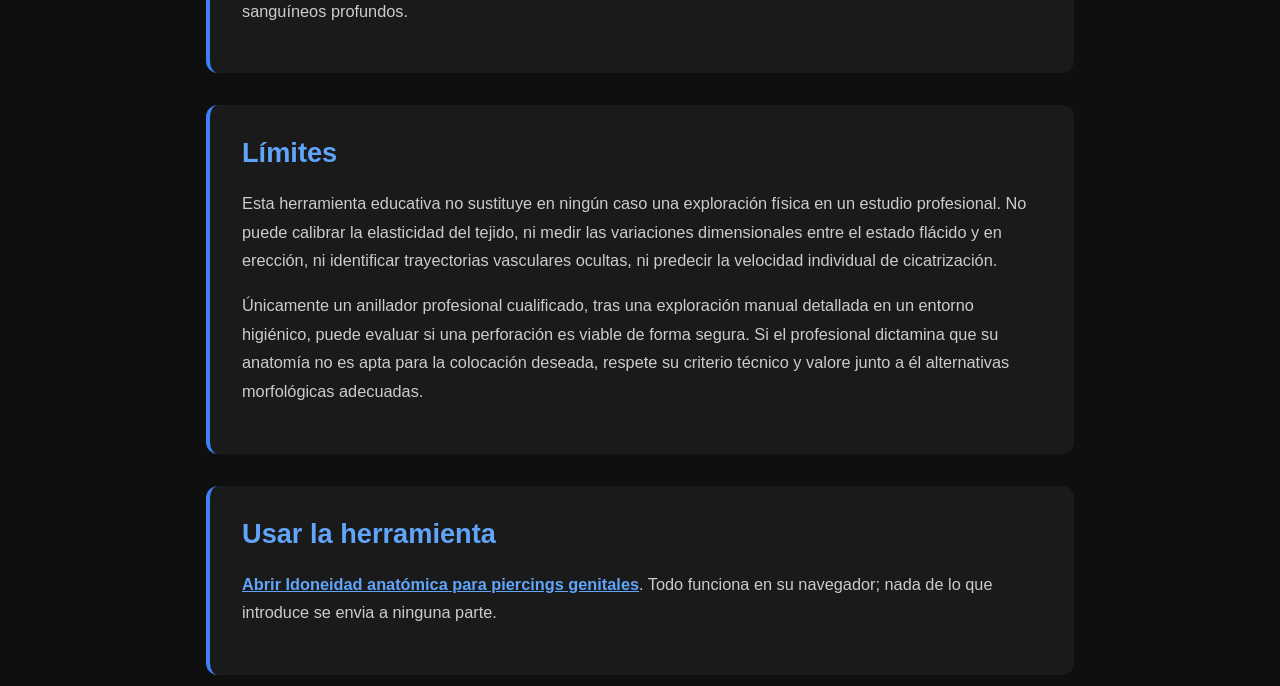
<file: documentation-es.html>
<!DOCTYPE html>
<html lang="es">
<head><meta name="robots" content="noindex,nofollow">
    <meta charset="UTF-8">
    <meta name="viewport" content="width=device-width, initial-scale=1.0">
    <title>Idoneidad anatómica para piercings genitales Documentacion | Poli International</title>
    <meta name="description" content="Esta herramienta ofrece criterios anatómicos e informativos sobre catorce colocaciones de piercing genital, ayudando a personas adultas y a anilladores profesionales a preparar valoraciones presenciales en el estudio.">
    <link rel="canonical" href="https://poliinternational.com/genital-piercing-suitability/">
    <style>
        body { background: #0f0f0f; color: #fff; font-family: -apple-system, BlinkMacSystemFont, "Segoe UI", Roboto, sans-serif; margin: 0; padding: 0; }
        body.in-iframe .doc-hero h1 { display: none; }
        * { box-sizing: border-box; }
        .entry-content { max-width: 900px; margin: 0 auto; padding: 2rem 1rem; }
        .doc-hero { background: linear-gradient(135deg, #3B82F6, #8B5CF6); padding: 3rem 2rem; text-align: center; border-radius: 0.75rem; margin-bottom: 2rem; }
        .doc-hero h1 { font-size: 2.2rem; margin: 0 0 1rem; font-weight: 700; }
        .doc-hero p { font-size: 1.15rem; color: #E0E7FF; margin: 0; }
        .doc-hero .v2 { display: inline-block; margin-bottom: 1rem; padding: 0.2rem 0.75rem; border-radius: 999px; background: #10B981; color: #04241a; font-weight: 800; font-size: 0.8rem; letter-spacing: 0.08em; }
        .doc-section { margin: 2rem 0; padding: 2rem; background: #1a1a1a; border-radius: 0.75rem; border-left: 4px solid #3B82F6; }
        .doc-section h2 { color: #60A5FA; font-size: 1.7rem; margin: 0 0 1.25rem; font-weight: 600; }
        .doc-section h3 { color: #A78BFA; font-size: 1.3rem; margin: 1.75rem 0 0.75rem; font-weight: 600; }
        .doc-section p, .doc-section li { color: #ccc; line-height: 1.75; font-size: 1.02rem; }
        .doc-section ul, .doc-section ol { padding-left: 1.5rem; }
        .doc-section li { margin: 0.4rem 0; }
        .doc-section code { background: #2a2a2a; padding: 0.1rem 0.35rem; border-radius: 0.25rem; font-size: 0.92em; }
        .doc-section a { color: #60A5FA; font-weight: 600; }
        .highlight-box { background: linear-gradient(135deg, #1E3A8A, #4C1D95); padding: 1.25rem 1.5rem; border-radius: 0.5rem; margin: 1.5rem 0; border-left: 4px solid #10B981; }
        .highlight-box p { color: #E0E7FF; margin: 0; }
        table { width: 100%; border-collapse: collapse; margin: 1.5rem 0; }
        th, td { padding: 0.75rem; text-align: left; border: 1px solid #333; vertical-align: top; }
        th { background: #2a2a2a; color: #60A5FA; }
        td { color: #ccc; }
        .doc-langs { display: flex; flex-wrap: wrap; gap: 0.4rem; margin: 0 0 1.5rem; font-size: 0.9rem; }
        .doc-langs a, .doc-langs span { padding: 0.3rem 0.7rem; border-radius: 999px; border: 1px solid #333; text-decoration: none; }
        .doc-langs a { color: #60A5FA; }
        .doc-langs span { background: #1E3A8A; color: #E0E7FF; border-color: #1E3A8A; font-weight: 700; }
    </style>
</head>
<body>
<script>if (window.self !== window.top) document.body.classList.add('in-iframe');</script>
    <div class="entry-content">
        <nav class="doc-langs" aria-label="Documentation language"><a lang="en" href="documentation.html">English</a><a lang="fr" href="documentation-fr.html">Francais</a><a lang="de" href="documentation-de.html">Deutsch</a><span lang="es">Espanol</span><a lang="it" href="documentation-it.html">Italiano</a><a lang="nl" href="documentation-nl.html">Nederlands</a><a lang="pt" href="documentation-pt.html">Portugues</a><a lang="th" href="documentation-th.html">ไทย</a></nav>
        <div class="doc-hero">
            <span class="v2">V2</span>
            <h1>Idoneidad anatómica para piercings genitales</h1>
            <p>Esta herramienta ofrece criterios anatómicos e informativos sobre catorce colocaciones de piercing genital, ayudando a personas adultas y a anilladores profesionales a preparar valoraciones presenciales en el estudio.</p>
        </div>
        <p>Esta herramienta ofrece criterios anatómicos e informativos sobre catorce colocaciones de piercing genital, ayudando a personas adultas y a anilladores profesionales a preparar valoraciones presenciales en el estudio.</p>
        <div class="doc-section">
        <h2>Para qué sirve</h2>
        <p>El verificador de idoneidad anatómica para piercings genitales es una guía didáctica interactiva que abarca catorce colocaciones de anatomía femenina, masculina y compartida. Explica con claridad los requisitos morfológicos necesarios para la estabilidad de la joya, las exploraciones manuales que efectúa el anillador en el estudio, las características de la joyería inicial de primera puesta y las contraindicaciones físicas más habituales. Proporciona además una ficha privada para que cada persona estructure sus preguntas de cara a la consulta presencial.</p>
        </div>
        <div class="doc-section">
        <h2>A quién va dirigido</h2>
        <ul>
        <li><strong>Clientes adultos (18+)</strong>: Personas que buscan información rigurosa sobre piercings íntimos y desean comprender los requisitos corporales antes de solicitar una cita en un estudio.</li>
        <li><strong>Anilladores profesionales y equipos de estudio</strong>: Especialistas que necesitan terminología descriptiva, precisa y neutral para explicar la idoneidad tisular, los límites anatómicos y los motivos legítimos de no realización.</li>
        </ul>
        </div>
        <div class="doc-section">
        <h2>Cómo utilizarlo</h2>
        <h3>1. Cambiar el idioma de la interfaz</h3>
        <ol>
        <li>Despliegue el selector con la etiqueta <code>Idioma</code> ubicado en la barra superior.</li>
        <li>Elija su lengua de preferencia entre inglés, francés, italiano, alemán, español, neerlandés, portugués o tailandés.</li>
        <li>Toda la interfaz actualiza al instante textos, campos informativos, criterios y descripciones anatómicas.</li>
        </ol>
        <h3>2. Revisar el aviso de edad y consentimiento</h3>
        <ol>
        <li>Lea el mensaje del encabezado: <code>Referencia informativa para mayores de edad (18+). Los anilladores profesionales exigen documento de identidad oficial y consentimiento informado firmado antes de cualquier valoración.</code></li>
        <li>Verifique que cumple con la mayoría de edad legal antes de programar una cita en un estudio profesional.</li>
        </ol>
        <h3>3. Buscar por colocación o término común</h3>
        <ol>
        <li>Haga clic en el campo de texto con el marcador <code>Buscar colocación o nombre común (p. ej. VCH, capuchón, PA, guiche)...</code>.</li>
        <li>Escriba siglas anatómicas, denominaciones formales o términos coloquiales como "VCH", "capuchón", "PA" o "frenillo".</li>
        <li>Pulse el botón <code>Borrar búsqueda</code> para restablecer el filtro y mostrar nuevamente la totalidad de las colocaciones.</li>
        </ol>
        <h3>4. Filtrar por categoría anatómica</h3>
        <ol>
        <li>Abra el menú desplegable <code>Filtrar por anatomía</code>.</li>
        <li>Elija entre <code>Todas las colocaciones (14)</code>, <code>Anatomía femenina</code>, <code>Anatomía masculina</code> o <code>Colocaciones compartidas / perineales</code>.</li>
        <li>Seleccione la perforación deseada en el desplegable contiguo <code>Seleccionar colocación</code> para abrir su ficha completa.</li>
        </ol>
        <h3>5. Examinar los requisitos anatómicos y criterios de valoración</h3>
        <ol>
        <li>Revise el apartado <code>Anatomía requerida y justificación</code> para conocer el grosor y repliegue tisular indispensable.</li>
        <li>Lea <code>Valoración presencial (qué examina el anillador)</code> para saber qué pruebas táctiles realiza el profesional.</li>
        <li>Consulte <code>Motivos habituales de no idoneidad o rechazo</code> para entender las contraindicaciones fisiológicas.</li>
        <li>Tome nota de los datos de <code>Tiempo habitual de cicatrización</code> y <code>Joyería inicial de primera puesta</code> para conocer los calibres y formatos iniciales.</li>
        <li>Lea las cuatro pautas de <code>Preguntas clave para tu anillador profesional</code> para preparar la conversación durante la cita.</li>
        </ol>
        <h3>6. Consultar los esquemas anatómicos en corte</h3>
        <ol>
        <li>Pulse el botón <code>Mostrar esquema anatómico</code> situado bajo la ficha de la colocación activa.</li>
        <li>Analice el gráfico vectorial en sección, neutral y no explícito, que muestra la trayectoria del canal, los tejidos implicados y los orificios de salida.</li>
        <li>Pulse <code>Ocultar esquema anatómico</code> para cerrar la ilustración cuando consulte la herramienta en público.</li>
        </ol>
        <h3>7. Utilizar la ficha privada de consulta</h3>
        <ol>
        <li>Desplácese hacia abajo hasta el área de trabajo interactiva.</li>
        <li>Reflexione sobre los puntos orientativos <code>Tranquilidad ante la exploración física presencial</code> y <code>Disponibilidad y cuidados durante la cicatrización</code>.</li>
        <li>Escriba sus notas personales, antecedentes o dudas en el cuadro <code>Mis notas personales y dudas para la consulta</code>.</li>
        <li>Marque la casilla <code>Guardar notas privadas en este navegador</code> si desea conservar estos apuntes en este dispositivo entre visitas.</li>
        <li>Haga clic en <code>Borrar todas las notas privadas</code> en cualquier momento para vaciar la casilla y borrar el registro del navegador.</li>
        </ol>
        <h3>8. Generar una hoja de consulta imprimible</h3>
        <ol>
        <li>Haga clic en el botón <code>Imprimir hoja de consulta</code> al final de la ficha privada.</li>
        <li>Compruebe la hoja resumen en escala de grises que organiza la colocación elegida, los criterios de examen, las preguntas clave y sus notas redactadas.</li>
        <li>Envíe el documento a su impresora física o seleccione "Guardar como PDF" en el cuadro de diálogo del navegador.</li>
        </ol>
        <h3>9. Revisar los motivos clínicos generales de no realización</h3>
        <ol>
        <li>Vaya a la sección de referencia clínica situada al final de la página.</li>
        <li>Conozca las cinco razones corporales comunes por las que un profesional desaconseja una perforación íntima: profundidad tisular insuficiente, proximidad directa a haces nerviosos principales, zonas de alta fricción o presión continua, tejido cicatrizal preexistente y alteraciones dérmicas activas.</li>
        </ol>
        </div>
        <div class="doc-section">
        <h2>Qué no hace</h2>
        <p>Esta herramienta tiene una finalidad estrictamente pedagógica y preparatoria. No desempeña las funciones asignadas a otras utilidades especializadas de Poli International:</p>
        <ul>
        <li>No genera calendarios de cuidados diarios ni pautas personalizadas de suero fisiológico. Para protocolos de curación, consulte el Aftercare Plan Generator en <a href="https://poliinternational.com/aftercare-generator/" target="_top">https://poliinternational.com/aftercare-generator/</a>.</li>
        <li>No calcula fuerzas mecánicas de cizallamiento ni probabilidades numéricas de migración. Para estimar la estabilidad tisular de un implante, utilice el Piercing Migration Risk Calculator en <a href="https://poliinternational.com/migration-risk-calculator/" target="_top">https://poliinternational.com/migration-risk-calculator/</a>.</li>
        <li>No realiza mediciones de calibre ni comparaciones visuales de esferas. Para dimensionar piezas corporales, acceda al Jewelry Size Visualizer en <a href="https://poliinternational.com/jewelry-size-visualizer/" target="_top">https://poliinternational.com/jewelry-size-visualizer/</a>.</li>
        <li>No almacena formularios legales de consentimiento informado ni cuestionarios médicos para el estudio. Para tramitar consentimientos, emplee el Studio Consent Form Builder en <a href="https://poliinternational.com/form-builder/" target="_top">https://poliinternational.com/form-builder/</a>.</li>
        <li>No compara listas de precios ni tarifas de perforación del sector. Para consultar datos económicos de mercado, visite el Studio Pricing Benchmark en <a href="https://poliinternational.com/studio-pricing-benchmark/" target="_top">https://poliinternational.com/studio-pricing-benchmark/</a>.</li>
        </ul>
        </div>
        <div class="doc-section">
        <h2>Dónde viven sus datos</h2>
        <p>La totalidad de sus datos permanece de forma exclusiva en su propio dispositivo y navegador:</p>
        <ul>
        <li><strong>Sin transmisión remota</strong>: La herramienta no emite peticiones a servidores externos y no envía notas personales ni términos de búsqueda a Poli International ni a terceras partes.</li>
        <li><strong>Volatilidad por defecto</strong>: Si no marca la casilla <code>Guardar notas privadas en este navegador</code>, el texto ingresado vive únicamente en la memoria de la pestaña y se elimina al cerrarla o actualizarla.</li>
        <li><strong>Almacenamiento local voluntario</strong>: Al activar <code>Guardar notas privadas en este navegador</code>, las anotaciones se conservan en el almacenamiento local del navegador bajo la clave <code>poli_genital_suitability_notes</code>.</li>
        <li><strong>Eliminación instantánea</strong>: Al pulsar <code>Borrar todas las notas privadas</code>, se vacía el área de texto y se suprime de inmediato la clave del almacenamiento local. Limpiar el historial y las cookies del navegador produce el mismo resultado.</li>
        <li><strong>Contenido del documento impreso</strong>: El documento exportado incluye únicamente el nombre de la colocación seleccionada, las cuatro preguntas clave y sus notas redactadas.</li>
        </ul>
        </div>
        <div class="doc-section">
        <h2>Impresión y exportación</h2>
        <ul>
        <li><strong>Estilos específicos de impresión</strong>: Al pulsar <code>Imprimir hoja de consulta</code>, una hoja de estilos específica oculta barras de navegación, selectores de idioma, búsquedas y botones interactivos.</li>
        <li><strong>Formato optimizado</strong>: El documento resultante presenta un diseño nítido en escala de grises optimizado para papel estándar en formato A4 o Carta.</li>
        <li><strong>Documento en papel o PDF</strong>: Puede imprimir la hoja directamente o guardarla como archivo PDF en su teléfono o portátil para consultarla durante su cita presencial en el estudio.</li>
        </ul>
        </div>
        <div class="doc-section">
        <h2>Preguntas y respuestas</h2>
        <h3>¿Puedo saber si mi anatomía es apta para un piercing genital mediante una consulta online?</h3>
        <p>Ningún sitio web, fotografía o cuestionario virtual puede certificar la idoneidad anatómica para un piercing genital. Un anillador profesional debe palpar personalmente los tejidos para determinar su grosor, elasticidad, movilidad y profundidad exacta. Además, verifica la trayectoria de los vasos sanguíneos y la disposición de las terminaciones nerviosas mediante transiluminación directa. La aptitud definitiva solo puede dictaminarse en una consulta física en un estudio profesional.</p>
        <h3>¿En qué consiste la prueba del bastoncillo para el piercing de capuchón vertical (VCH)?</h3>
        <p>La prueba del bastoncillo es una técnica exploratoria sencilla que utilizan los anilladores para comprobar la profundidad del capuchón clitoridiano antes de un VCH. El profesional introduce suavemente la punta de algodón de un bastoncillo estéril bajo el capuchón para confirmar que una barra puede asentarse sin comprimir el glande clitoridiano. Si el bastoncillo no entra con holgura o el tejido no cubre por completo la cabeza de algodón, la anatomía no permite realizar esta colocación vertical.</p>
        <h3>¿Por qué el piercing Prince Albert requiere un calibre grueso de primera puesta?</h3>
        <p>El Prince Albert debe realizarse con un calibre inicial mínimo de 12 gauge (2,0 mm) o 10 gauge (2,4 mm) para evitar el llamado efecto de hilo cortador de queso. Una joya demasiado fina concentra la tensión mecánica en una franja diminuta de la delicada mucosa uretral, provocando desgarros, irritación crónica o migración. Un grosor amplio reparte la presión en una superficie de apoyo mayor y propicia una cicatrización firme y saludable.</p>
        <h3>¿Por qué los anilladores rechazan con frecuencia el piercing Christina?</h3>
        <p>El piercing Christina es una perforación de superficie ubicada en el monte de Venus cuyo extremo inferior asoma por la parte superior del capuchón clitoridiano. Los profesionales deniegan este procedimiento si la persona no cuenta con un pliegue pubiano natural lo bastante marcado para alojar la base de la joya. Sin suficiente profundidad tisular, la fricción continua de la ropa ajustada y los movimientos al caminar generan tensiones que casi siempre causan rechazo o migración prematura.</p>
        <h3>¿Puede una persona sin circuncidar hacerse un piercing Dydoe?</h3>
        <p>El piercing Dydoe atraviesa el reborde de la corona del glande y rara vez resulta viable en personas no circuncidadas. El prepucio cubre de forma constante la corona, atrapando humedad, secreciones y bacterias en torno a la herida en cicatrización. El deslizamiento continuo de la piel produce además una fricción lateral constante sobre la pieza, lo que genera inflamación crónica y una tasa muy alta de expulsión del implante.</p>
        <h3>¿Cuál es la diferencia anatómica entre un Apadravya y un Ampallang?</h3>
        <p>El Apadravya cruza verticalmente el centro del glande, entrando por la uretra en la parte inferior y saliendo por la superficie superior. El Ampallang atraviesa horizontalmente el glande de un lado a otro, cruzando el conducto de la uretra en su recorrido medio. Ambas son intervenciones transglandulares complejas que exigen un volumen tisular notable y una gran destreza técnica para respetar los cuerpos eréctiles y los vasos sanguíneos profundos.</p>
        </div>
        <div class="doc-section">
        <h2>Límites</h2>
        <p>Esta herramienta educativa no sustituye en ningún caso una exploración física en un estudio profesional. No puede calibrar la elasticidad del tejido, ni medir las variaciones dimensionales entre el estado flácido y en erección, ni identificar trayectorias vasculares ocultas, ni predecir la velocidad individual de cicatrización.</p>
        <p>Únicamente un anillador profesional cualificado, tras una exploración manual detallada en un entorno higiénico, puede evaluar si una perforación es viable de forma segura. Si el profesional dictamina que su anatomía no es apta para la colocación deseada, respete su criterio técnico y valore junto a él alternativas morfológicas adecuadas.</p>
        </div>
        <div class="doc-section">
            <h2>Usar la herramienta</h2>
            <p><a href="https://poliinternational.com/genital-piercing-suitability/" target="_top">Abrir Idoneidad anatómica para piercings genitales</a>. Todo funciona en su navegador; nada de lo que introduce se envia a ninguna parte.</p>
        </div>
    </div>
</body>
</html>
</file>
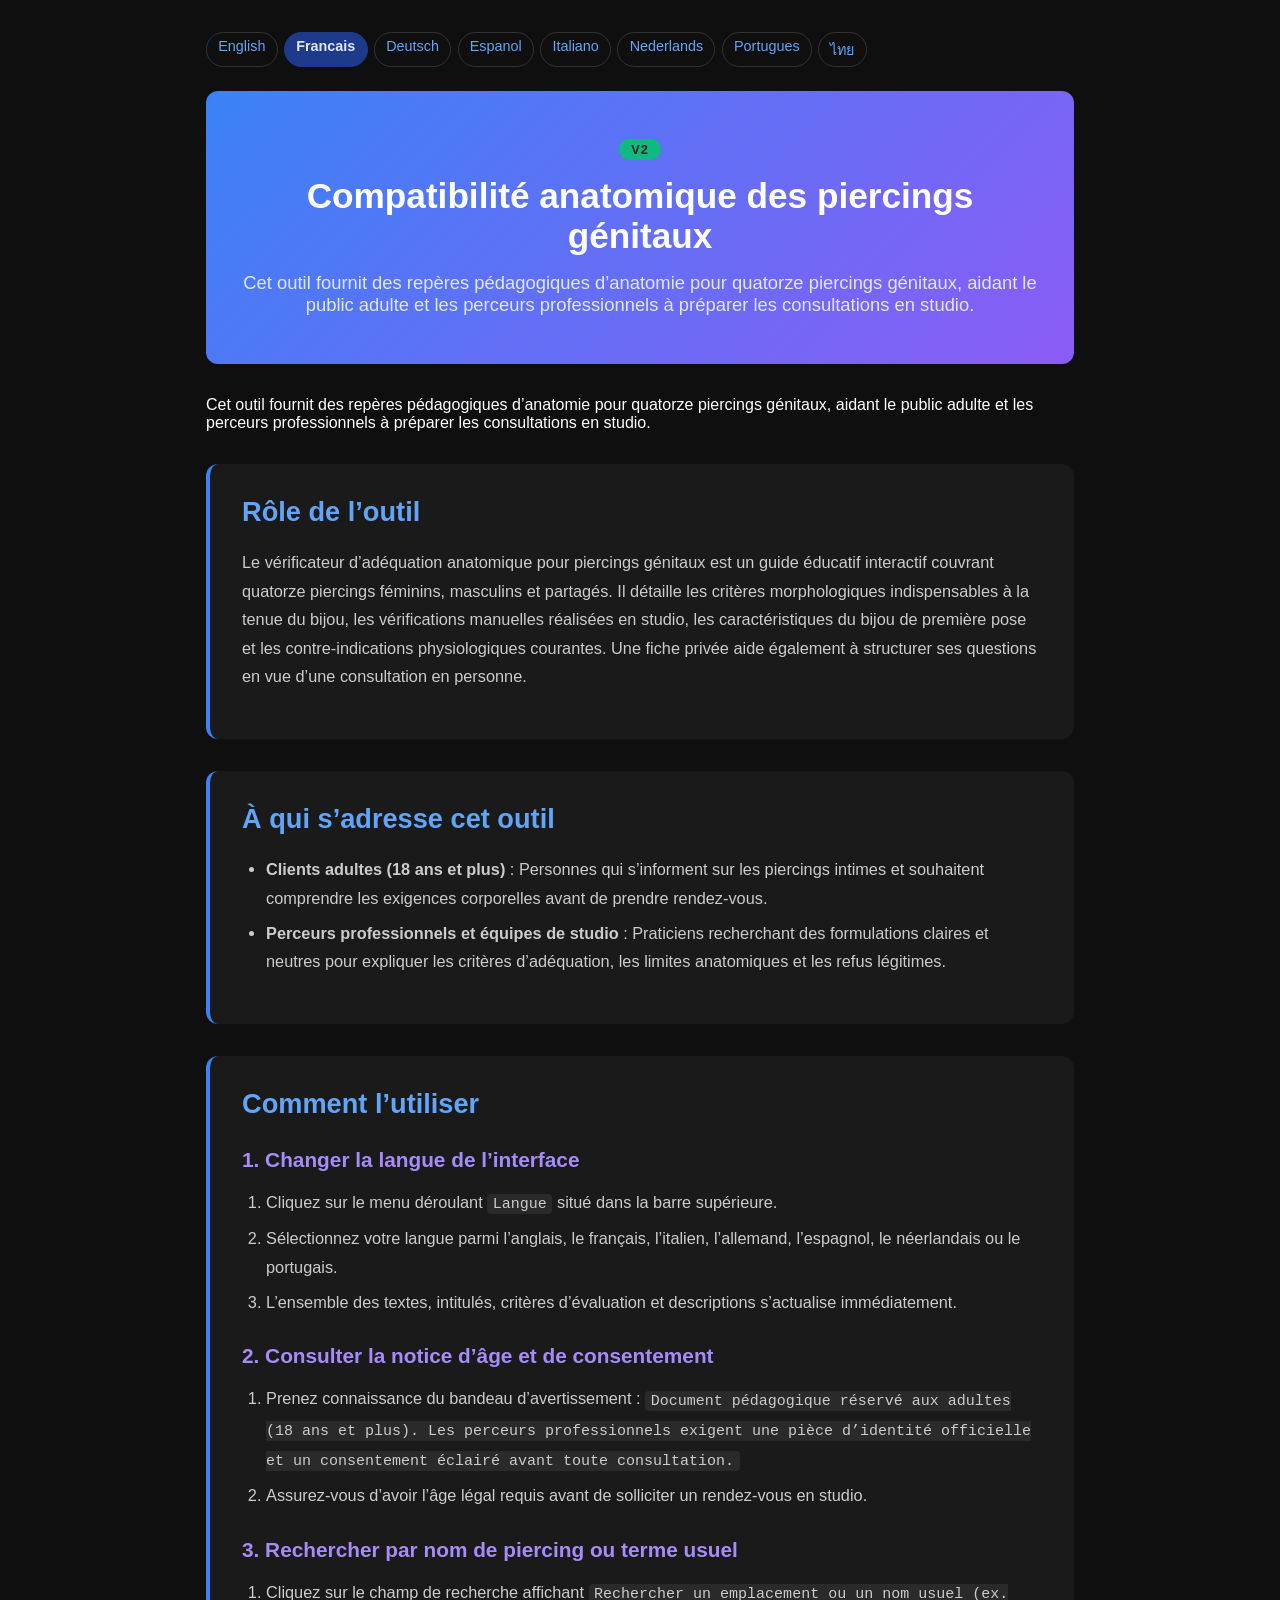
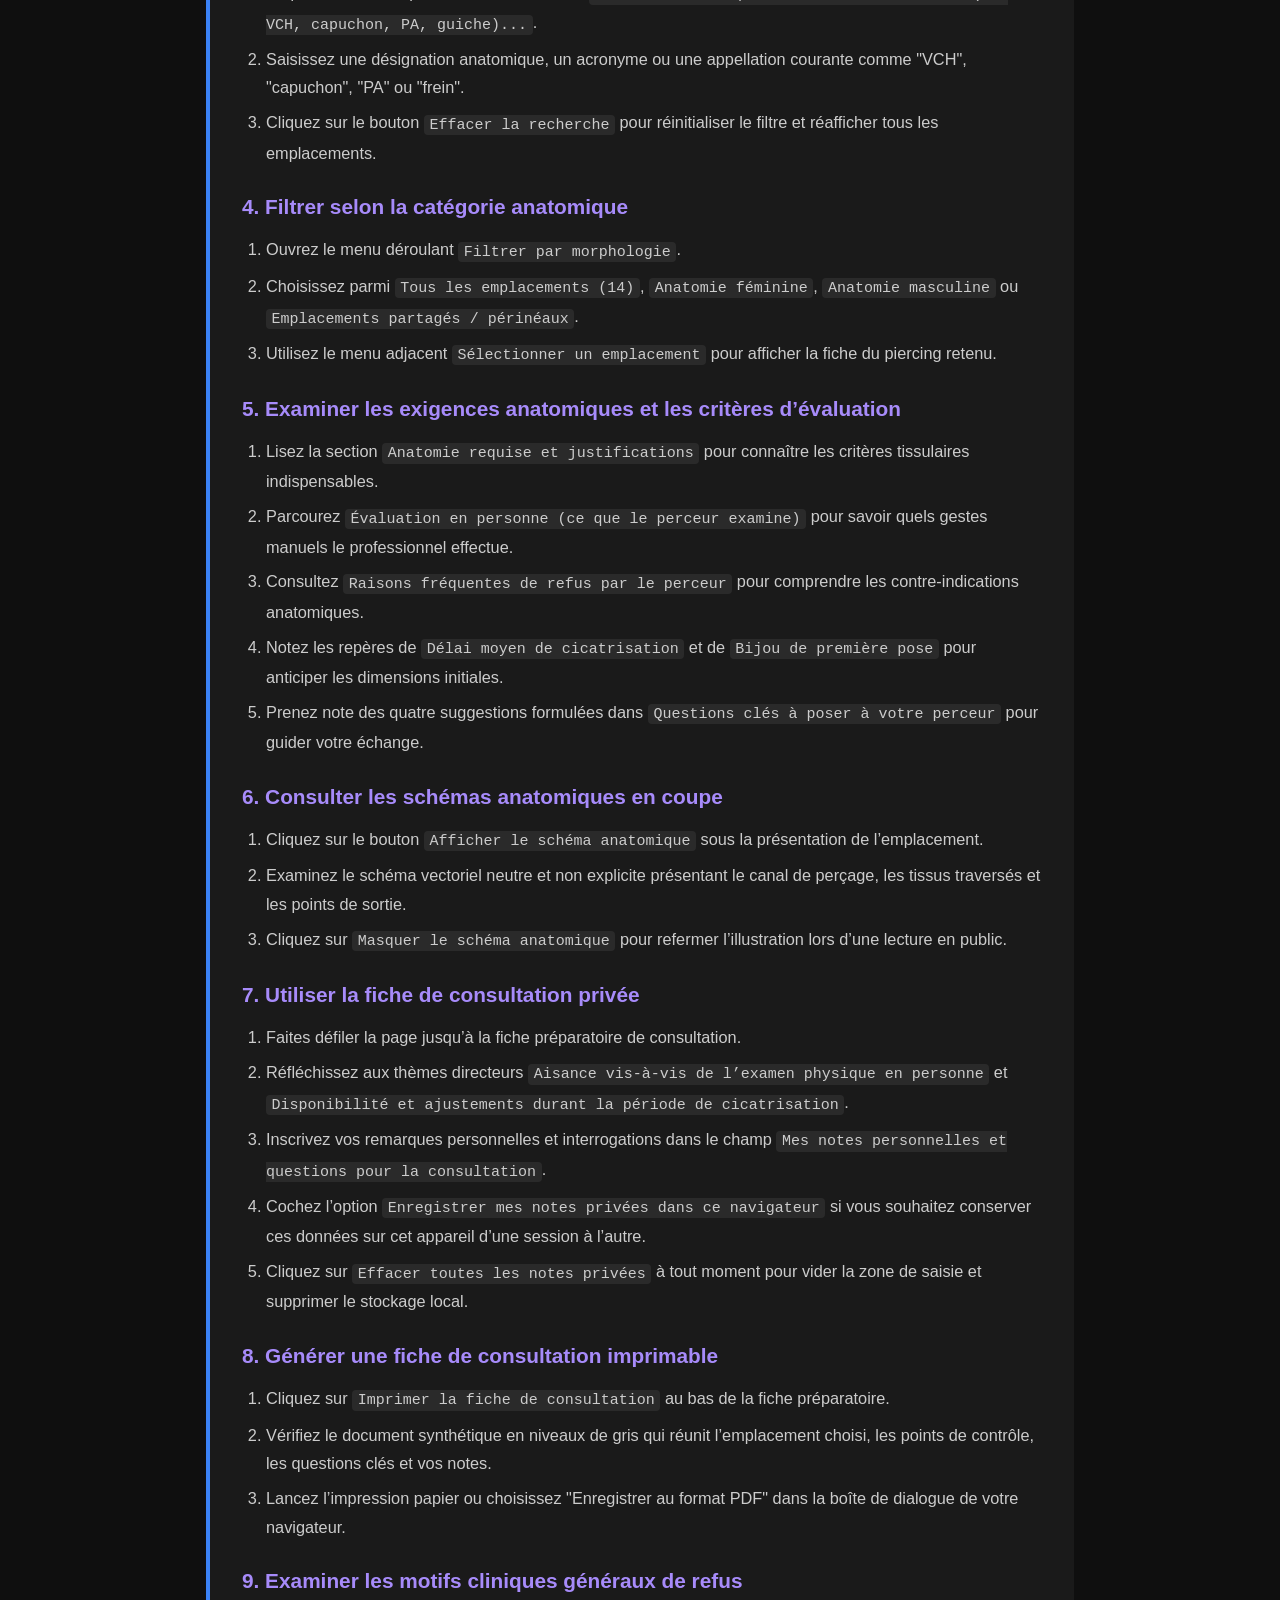
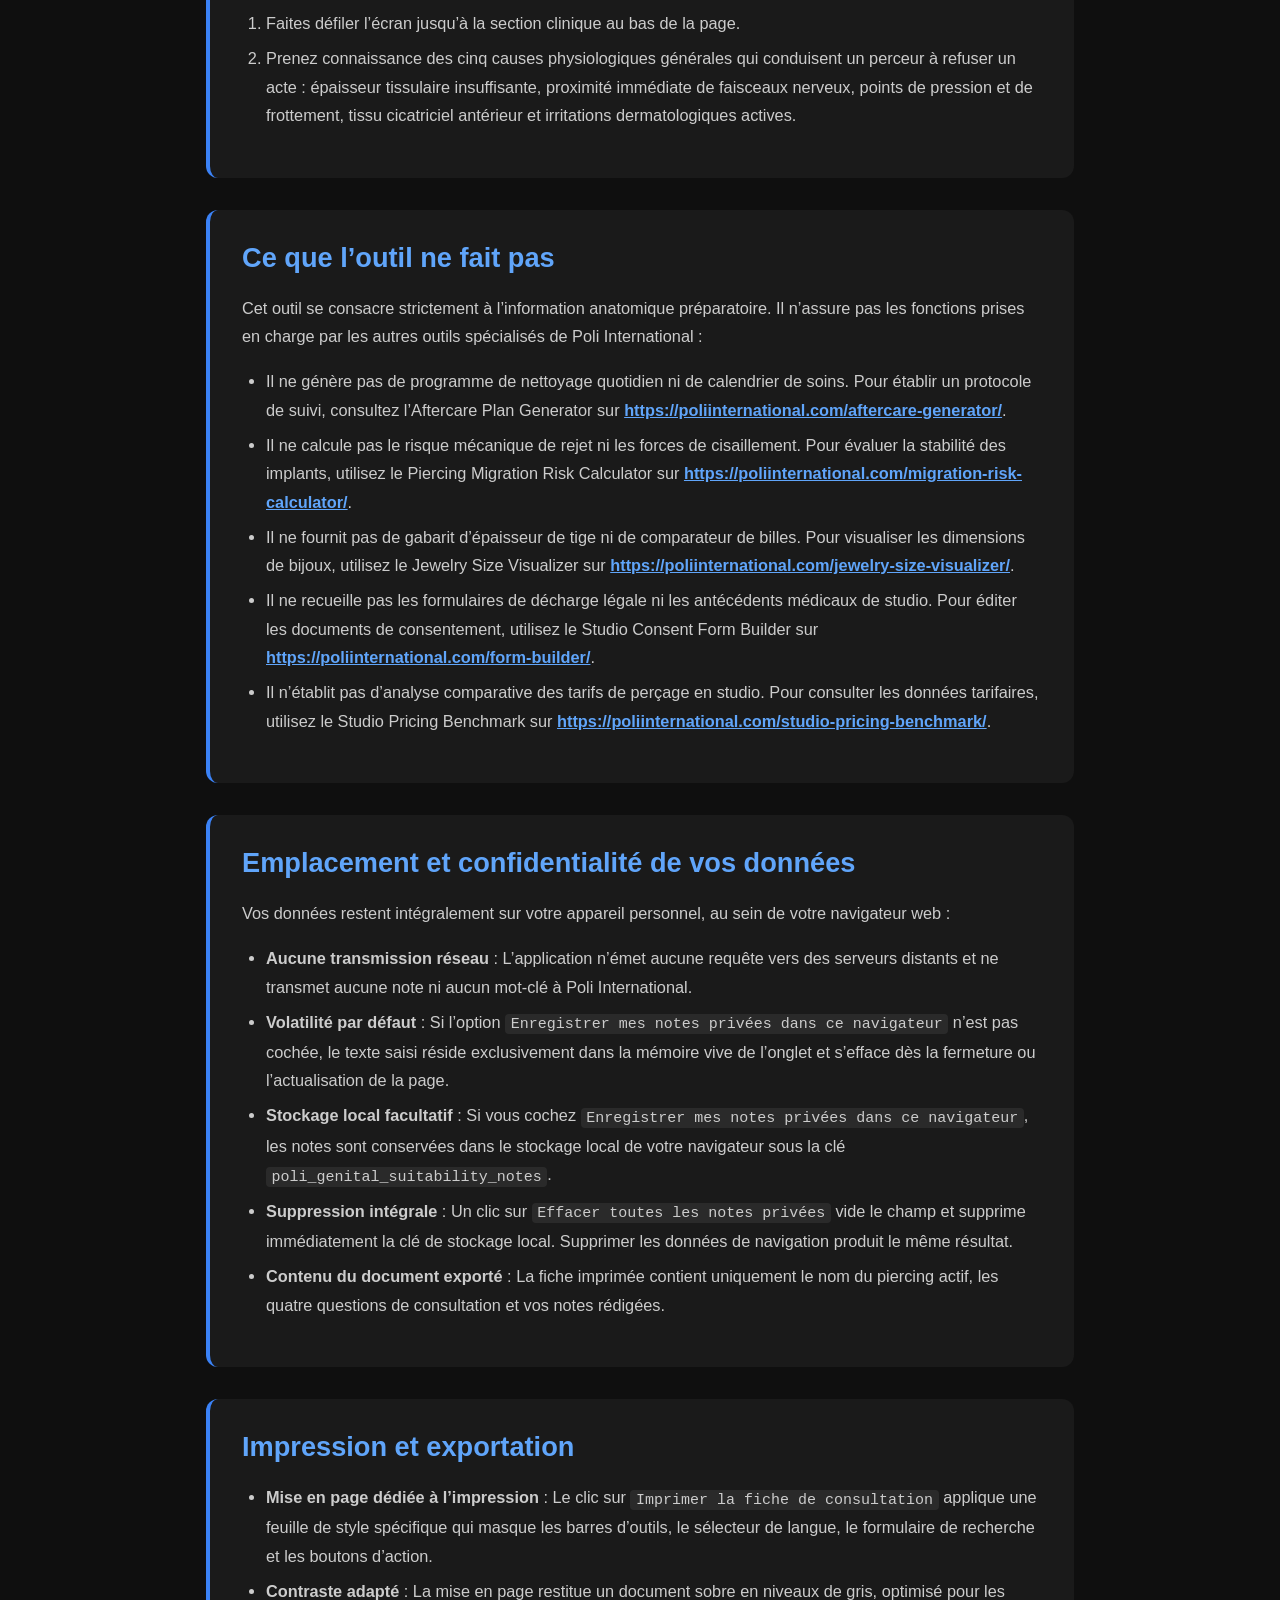
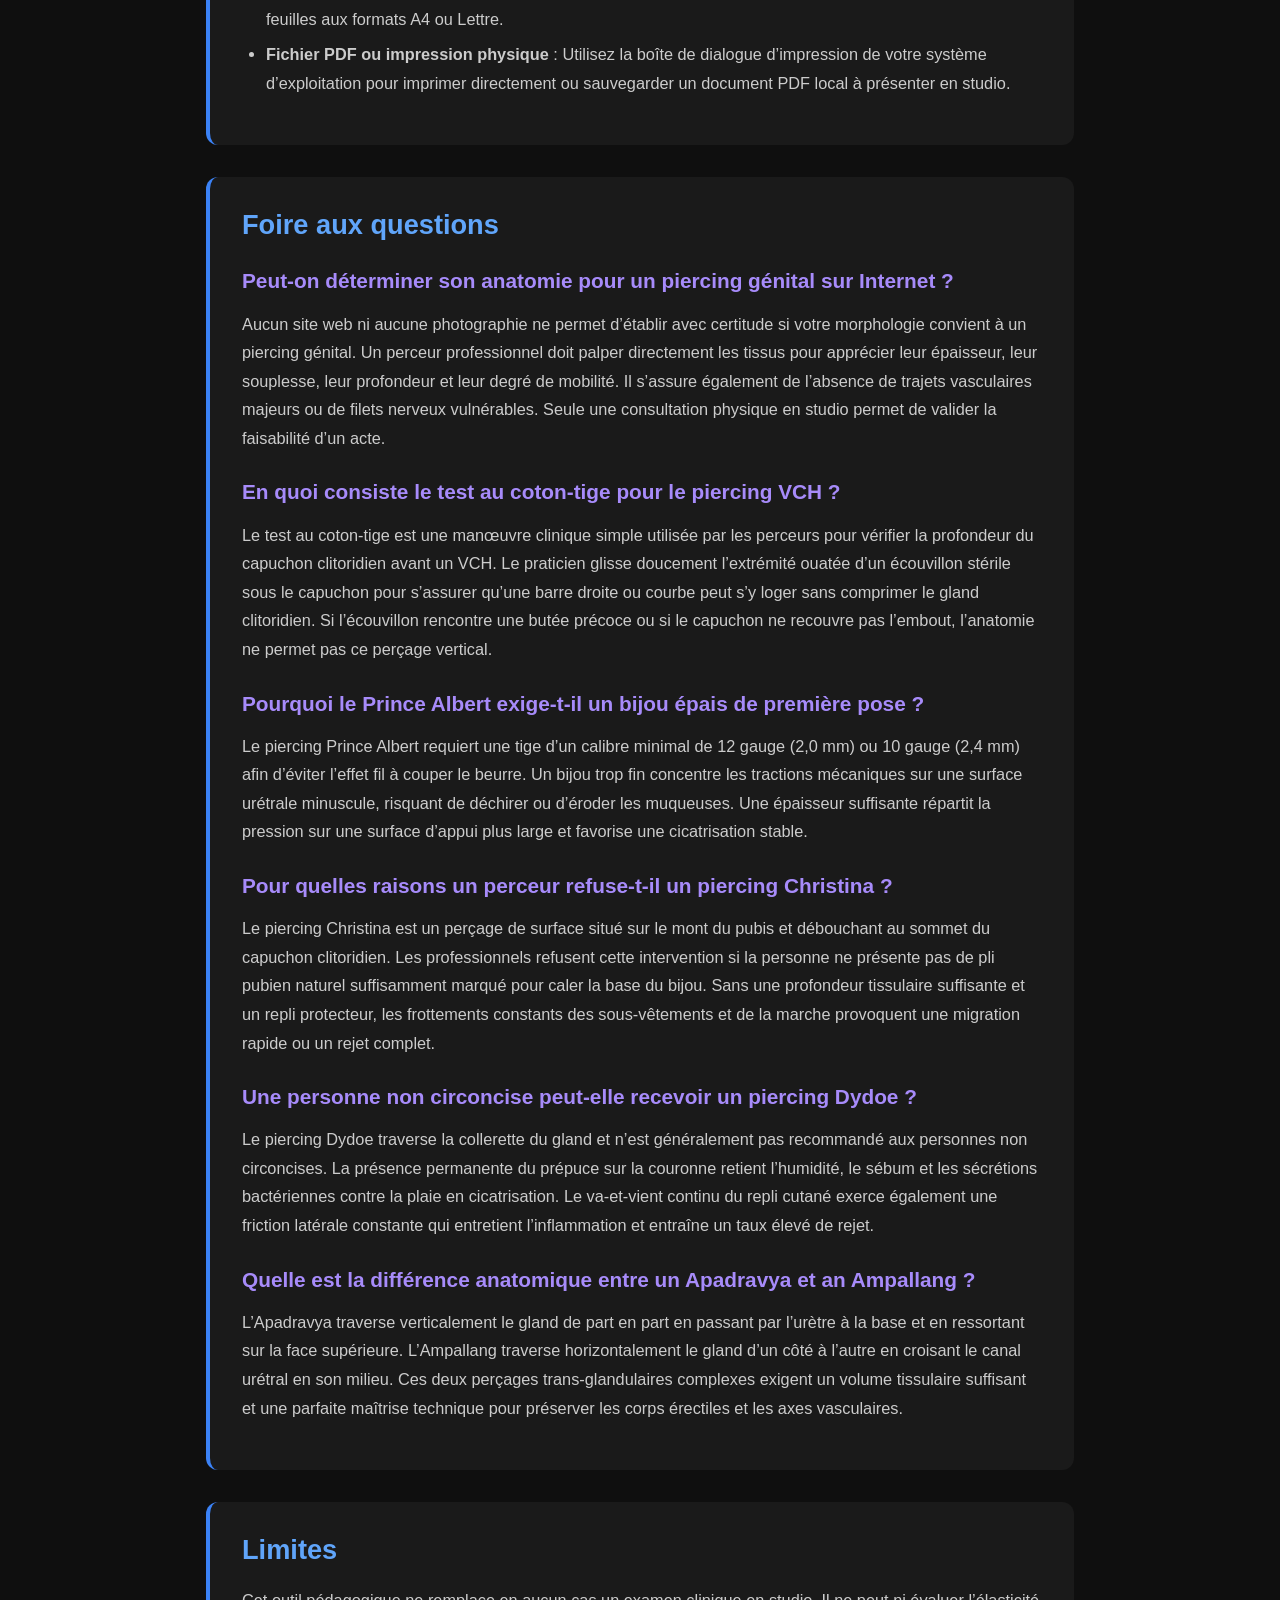
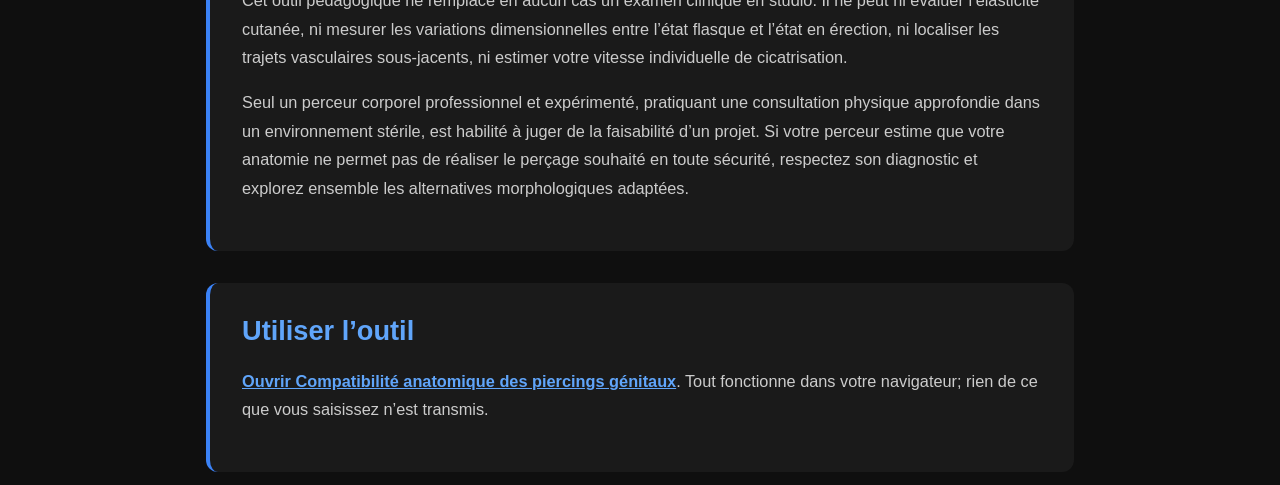
<file: documentation-fr.html>
<!DOCTYPE html>
<html lang="fr">
<head><meta name="robots" content="noindex,nofollow">
    <meta charset="UTF-8">
    <meta name="viewport" content="width=device-width, initial-scale=1.0">
    <title>Compatibilité anatomique des piercings génitaux Documentation | Poli International</title>
    <meta name="description" content="Cet outil fournit des repères pédagogiques d’anatomie pour quatorze piercings génitaux, aidant le public adulte et les perceurs professionnels à préparer les consultations en studio.">
    <link rel="canonical" href="https://poliinternational.com/genital-piercing-suitability/">
    <style>
        body { background: #0f0f0f; color: #fff; font-family: -apple-system, BlinkMacSystemFont, "Segoe UI", Roboto, sans-serif; margin: 0; padding: 0; }
        body.in-iframe .doc-hero h1 { display: none; }
        * { box-sizing: border-box; }
        .entry-content { max-width: 900px; margin: 0 auto; padding: 2rem 1rem; }
        .doc-hero { background: linear-gradient(135deg, #3B82F6, #8B5CF6); padding: 3rem 2rem; text-align: center; border-radius: 0.75rem; margin-bottom: 2rem; }
        .doc-hero h1 { font-size: 2.2rem; margin: 0 0 1rem; font-weight: 700; }
        .doc-hero p { font-size: 1.15rem; color: #E0E7FF; margin: 0; }
        .doc-hero .v2 { display: inline-block; margin-bottom: 1rem; padding: 0.2rem 0.75rem; border-radius: 999px; background: #10B981; color: #04241a; font-weight: 800; font-size: 0.8rem; letter-spacing: 0.08em; }
        .doc-section { margin: 2rem 0; padding: 2rem; background: #1a1a1a; border-radius: 0.75rem; border-left: 4px solid #3B82F6; }
        .doc-section h2 { color: #60A5FA; font-size: 1.7rem; margin: 0 0 1.25rem; font-weight: 600; }
        .doc-section h3 { color: #A78BFA; font-size: 1.3rem; margin: 1.75rem 0 0.75rem; font-weight: 600; }
        .doc-section p, .doc-section li { color: #ccc; line-height: 1.75; font-size: 1.02rem; }
        .doc-section ul, .doc-section ol { padding-left: 1.5rem; }
        .doc-section li { margin: 0.4rem 0; }
        .doc-section code { background: #2a2a2a; padding: 0.1rem 0.35rem; border-radius: 0.25rem; font-size: 0.92em; }
        .doc-section a { color: #60A5FA; font-weight: 600; }
        .highlight-box { background: linear-gradient(135deg, #1E3A8A, #4C1D95); padding: 1.25rem 1.5rem; border-radius: 0.5rem; margin: 1.5rem 0; border-left: 4px solid #10B981; }
        .highlight-box p { color: #E0E7FF; margin: 0; }
        table { width: 100%; border-collapse: collapse; margin: 1.5rem 0; }
        th, td { padding: 0.75rem; text-align: left; border: 1px solid #333; vertical-align: top; }
        th { background: #2a2a2a; color: #60A5FA; }
        td { color: #ccc; }
        .doc-langs { display: flex; flex-wrap: wrap; gap: 0.4rem; margin: 0 0 1.5rem; font-size: 0.9rem; }
        .doc-langs a, .doc-langs span { padding: 0.3rem 0.7rem; border-radius: 999px; border: 1px solid #333; text-decoration: none; }
        .doc-langs a { color: #60A5FA; }
        .doc-langs span { background: #1E3A8A; color: #E0E7FF; border-color: #1E3A8A; font-weight: 700; }
    </style>
</head>
<body>
<script>if (window.self !== window.top) document.body.classList.add('in-iframe');</script>
    <div class="entry-content">
        <nav class="doc-langs" aria-label="Documentation language"><a lang="en" href="documentation.html">English</a><span lang="fr">Francais</span><a lang="de" href="documentation-de.html">Deutsch</a><a lang="es" href="documentation-es.html">Espanol</a><a lang="it" href="documentation-it.html">Italiano</a><a lang="nl" href="documentation-nl.html">Nederlands</a><a lang="pt" href="documentation-pt.html">Portugues</a><a lang="th" href="documentation-th.html">ไทย</a></nav>
        <div class="doc-hero">
            <span class="v2">V2</span>
            <h1>Compatibilité anatomique des piercings génitaux</h1>
            <p>Cet outil fournit des repères pédagogiques d’anatomie pour quatorze piercings génitaux, aidant le public adulte et les perceurs professionnels à préparer les consultations en studio.</p>
        </div>
        <p>Cet outil fournit des repères pédagogiques d’anatomie pour quatorze piercings génitaux, aidant le public adulte et les perceurs professionnels à préparer les consultations en studio.</p>
        <div class="doc-section">
        <h2>Rôle de l’outil</h2>
        <p>Le vérificateur d’adéquation anatomique pour piercings génitaux est un guide éducatif interactif couvrant quatorze piercings féminins, masculins et partagés. Il détaille les critères morphologiques indispensables à la tenue du bijou, les vérifications manuelles réalisées en studio, les caractéristiques du bijou de première pose et les contre-indications physiologiques courantes. Une fiche privée aide également à structurer ses questions en vue d’une consultation en personne.</p>
        </div>
        <div class="doc-section">
        <h2>À qui s’adresse cet outil</h2>
        <ul>
        <li><strong>Clients adultes (18 ans et plus)</strong> : Personnes qui s’informent sur les piercings intimes et souhaitent comprendre les exigences corporelles avant de prendre rendez-vous.</li>
        <li><strong>Perceurs professionnels et équipes de studio</strong> : Praticiens recherchant des formulations claires et neutres pour expliquer les critères d’adéquation, les limites anatomiques et les refus légitimes.</li>
        </ul>
        </div>
        <div class="doc-section">
        <h2>Comment l’utiliser</h2>
        <h3>1. Changer la langue de l’interface</h3>
        <ol>
        <li>Cliquez sur le menu déroulant <code>Langue</code> situé dans la barre supérieure.</li>
        <li>Sélectionnez votre langue parmi l’anglais, le français, l’italien, l’allemand, l’espagnol, le néerlandais ou le portugais.</li>
        <li>L’ensemble des textes, intitulés, critères d’évaluation et descriptions s’actualise immédiatement.</li>
        </ol>
        <h3>2. Consulter la notice d’âge et de consentement</h3>
        <ol>
        <li>Prenez connaissance du bandeau d’avertissement : <code>Document pédagogique réservé aux adultes (18 ans et plus). Les perceurs professionnels exigent une pièce d’identité officielle et un consentement éclairé avant toute consultation.</code></li>
        <li>Assurez-vous d’avoir l’âge légal requis avant de solliciter un rendez-vous en studio.</li>
        </ol>
        <h3>3. Rechercher par nom de piercing ou terme usuel</h3>
        <ol>
        <li>Cliquez sur le champ de recherche affichant <code>Rechercher un emplacement ou un nom usuel (ex. VCH, capuchon, PA, guiche)...</code>.</li>
        <li>Saisissez une désignation anatomique, un acronyme ou une appellation courante comme "VCH", "capuchon", "PA" ou "frein".</li>
        <li>Cliquez sur le bouton <code>Effacer la recherche</code> pour réinitialiser le filtre et réafficher tous les emplacements.</li>
        </ol>
        <h3>4. Filtrer selon la catégorie anatomique</h3>
        <ol>
        <li>Ouvrez le menu déroulant <code>Filtrer par morphologie</code>.</li>
        <li>Choisissez parmi <code>Tous les emplacements (14)</code>, <code>Anatomie féminine</code>, <code>Anatomie masculine</code> ou <code>Emplacements partagés / périnéaux</code>.</li>
        <li>Utilisez le menu adjacent <code>Sélectionner un emplacement</code> pour afficher la fiche du piercing retenu.</li>
        </ol>
        <h3>5. Examiner les exigences anatomiques et les critères d’évaluation</h3>
        <ol>
        <li>Lisez la section <code>Anatomie requise et justifications</code> pour connaître les critères tissulaires indispensables.</li>
        <li>Parcourez <code>Évaluation en personne (ce que le perceur examine)</code> pour savoir quels gestes manuels le professionnel effectue.</li>
        <li>Consultez <code>Raisons fréquentes de refus par le perceur</code> pour comprendre les contre-indications anatomiques.</li>
        <li>Notez les repères de <code>Délai moyen de cicatrisation</code> et de <code>Bijou de première pose</code> pour anticiper les dimensions initiales.</li>
        <li>Prenez note des quatre suggestions formulées dans <code>Questions clés à poser à votre perceur</code> pour guider votre échange.</li>
        </ol>
        <h3>6. Consulter les schémas anatomiques en coupe</h3>
        <ol>
        <li>Cliquez sur le bouton <code>Afficher le schéma anatomique</code> sous la présentation de l’emplacement.</li>
        <li>Examinez le schéma vectoriel neutre et non explicite présentant le canal de perçage, les tissus traversés et les points de sortie.</li>
        <li>Cliquez sur <code>Masquer le schéma anatomique</code> pour refermer l’illustration lors d’une lecture en public.</li>
        </ol>
        <h3>7. Utiliser la fiche de consultation privée</h3>
        <ol>
        <li>Faites défiler la page jusqu’à la fiche préparatoire de consultation.</li>
        <li>Réfléchissez aux thèmes directeurs <code>Aisance vis-à-vis de l’examen physique en personne</code> et <code>Disponibilité et ajustements durant la période de cicatrisation</code>.</li>
        <li>Inscrivez vos remarques personnelles et interrogations dans le champ <code>Mes notes personnelles et questions pour la consultation</code>.</li>
        <li>Cochez l’option <code>Enregistrer mes notes privées dans ce navigateur</code> si vous souhaitez conserver ces données sur cet appareil d’une session à l’autre.</li>
        <li>Cliquez sur <code>Effacer toutes les notes privées</code> à tout moment pour vider la zone de saisie et supprimer le stockage local.</li>
        </ol>
        <h3>8. Générer une fiche de consultation imprimable</h3>
        <ol>
        <li>Cliquez sur <code>Imprimer la fiche de consultation</code> au bas de la fiche préparatoire.</li>
        <li>Vérifiez le document synthétique en niveaux de gris qui réunit l’emplacement choisi, les points de contrôle, les questions clés et vos notes.</li>
        <li>Lancez l’impression papier ou choisissez "Enregistrer au format PDF" dans la boîte de dialogue de votre navigateur.</li>
        </ol>
        <h3>9. Examiner les motifs cliniques généraux de refus</h3>
        <ol>
        <li>Faites défiler l’écran jusqu’à la section clinique au bas de la page.</li>
        <li>Prenez connaissance des cinq causes physiologiques générales qui conduisent un perceur à refuser un acte : épaisseur tissulaire insuffisante, proximité immédiate de faisceaux nerveux, points de pression et de frottement, tissu cicatriciel antérieur et irritations dermatologiques actives.</li>
        </ol>
        </div>
        <div class="doc-section">
        <h2>Ce que l’outil ne fait pas</h2>
        <p>Cet outil se consacre strictement à l’information anatomique préparatoire. Il n’assure pas les fonctions prises en charge par les autres outils spécialisés de Poli International :</p>
        <ul>
        <li>Il ne génère pas de programme de nettoyage quotidien ni de calendrier de soins. Pour établir un protocole de suivi, consultez l’Aftercare Plan Generator sur <a href="https://poliinternational.com/aftercare-generator/" target="_top">https://poliinternational.com/aftercare-generator/</a>.</li>
        <li>Il ne calcule pas le risque mécanique de rejet ni les forces de cisaillement. Pour évaluer la stabilité des implants, utilisez le Piercing Migration Risk Calculator sur <a href="https://poliinternational.com/migration-risk-calculator/" target="_top">https://poliinternational.com/migration-risk-calculator/</a>.</li>
        <li>Il ne fournit pas de gabarit d’épaisseur de tige ni de comparateur de billes. Pour visualiser les dimensions de bijoux, utilisez le Jewelry Size Visualizer sur <a href="https://poliinternational.com/jewelry-size-visualizer/" target="_top">https://poliinternational.com/jewelry-size-visualizer/</a>.</li>
        <li>Il ne recueille pas les formulaires de décharge légale ni les antécédents médicaux de studio. Pour éditer les documents de consentement, utilisez le Studio Consent Form Builder sur <a href="https://poliinternational.com/form-builder/" target="_top">https://poliinternational.com/form-builder/</a>.</li>
        <li>Il n’établit pas d’analyse comparative des tarifs de perçage en studio. Pour consulter les données tarifaires, utilisez le Studio Pricing Benchmark sur <a href="https://poliinternational.com/studio-pricing-benchmark/" target="_top">https://poliinternational.com/studio-pricing-benchmark/</a>.</li>
        </ul>
        </div>
        <div class="doc-section">
        <h2>Emplacement et confidentialité de vos données</h2>
        <p>Vos données restent intégralement sur votre appareil personnel, au sein de votre navigateur web :</p>
        <ul>
        <li><strong>Aucune transmission réseau</strong> : L’application n’émet aucune requête vers des serveurs distants et ne transmet aucune note ni aucun mot-clé à Poli International.</li>
        <li><strong>Volatilité par défaut</strong> : Si l’option <code>Enregistrer mes notes privées dans ce navigateur</code> n’est pas cochée, le texte saisi réside exclusivement dans la mémoire vive de l’onglet et s’efface dès la fermeture ou l’actualisation de la page.</li>
        <li><strong>Stockage local facultatif</strong> : Si vous cochez <code>Enregistrer mes notes privées dans ce navigateur</code>, les notes sont conservées dans le stockage local de votre navigateur sous la clé <code>poli_genital_suitability_notes</code>.</li>
        <li><strong>Suppression intégrale</strong> : Un clic sur <code>Effacer toutes les notes privées</code> vide le champ et supprime immédiatement la clé de stockage local. Supprimer les données de navigation produit le même résultat.</li>
        <li><strong>Contenu du document exporté</strong> : La fiche imprimée contient uniquement le nom du piercing actif, les quatre questions de consultation et vos notes rédigées.</li>
        </ul>
        </div>
        <div class="doc-section">
        <h2>Impression et exportation</h2>
        <ul>
        <li><strong>Mise en page dédiée à l’impression</strong> : Le clic sur <code>Imprimer la fiche de consultation</code> applique une feuille de style spécifique qui masque les barres d’outils, le sélecteur de langue, le formulaire de recherche et les boutons d’action.</li>
        <li><strong>Contraste adapté</strong> : La mise en page restitue un document sobre en niveaux de gris, optimisé pour les feuilles aux formats A4 ou Lettre.</li>
        <li><strong>Fichier PDF ou impression physique</strong> : Utilisez la boîte de dialogue d’impression de votre système d’exploitation pour imprimer directement ou sauvegarder un document PDF local à présenter en studio.</li>
        </ul>
        </div>
        <div class="doc-section">
        <h2>Foire aux questions</h2>
        <h3>Peut-on déterminer son anatomie pour un piercing génital sur Internet ?</h3>
        <p>Aucun site web ni aucune photographie ne permet d’établir avec certitude si votre morphologie convient à un piercing génital. Un perceur professionnel doit palper directement les tissus pour apprécier leur épaisseur, leur souplesse, leur profondeur et leur degré de mobilité. Il s’assure également de l’absence de trajets vasculaires majeurs ou de filets nerveux vulnérables. Seule une consultation physique en studio permet de valider la faisabilité d’un acte.</p>
        <h3>En quoi consiste le test au coton-tige pour le piercing VCH ?</h3>
        <p>Le test au coton-tige est une manœuvre clinique simple utilisée par les perceurs pour vérifier la profondeur du capuchon clitoridien avant un VCH. Le praticien glisse doucement l’extrémité ouatée d’un écouvillon stérile sous le capuchon pour s’assurer qu’une barre droite ou courbe peut s’y loger sans comprimer le gland clitoridien. Si l’écouvillon rencontre une butée précoce ou si le capuchon ne recouvre pas l’embout, l’anatomie ne permet pas ce perçage vertical.</p>
        <h3>Pourquoi le Prince Albert exige-t-il un bijou épais de première pose ?</h3>
        <p>Le piercing Prince Albert requiert une tige d’un calibre minimal de 12 gauge (2,0 mm) ou 10 gauge (2,4 mm) afin d’éviter l’effet fil à couper le beurre. Un bijou trop fin concentre les tractions mécaniques sur une surface urétrale minuscule, risquant de déchirer ou d’éroder les muqueuses. Une épaisseur suffisante répartit la pression sur une surface d’appui plus large et favorise une cicatrisation stable.</p>
        <h3>Pour quelles raisons un perceur refuse-t-il un piercing Christina ?</h3>
        <p>Le piercing Christina est un perçage de surface situé sur le mont du pubis et débouchant au sommet du capuchon clitoridien. Les professionnels refusent cette intervention si la personne ne présente pas de pli pubien naturel suffisamment marqué pour caler la base du bijou. Sans une profondeur tissulaire suffisante et un repli protecteur, les frottements constants des sous-vêtements et de la marche provoquent une migration rapide ou un rejet complet.</p>
        <h3>Une personne non circoncise peut-elle recevoir un piercing Dydoe ?</h3>
        <p>Le piercing Dydoe traverse la collerette du gland et n’est généralement pas recommandé aux personnes non circoncises. La présence permanente du prépuce sur la couronne retient l’humidité, le sébum et les sécrétions bactériennes contre la plaie en cicatrisation. Le va-et-vient continu du repli cutané exerce également une friction latérale constante qui entretient l’inflammation et entraîne un taux élevé de rejet.</p>
        <h3>Quelle est la différence anatomique entre un Apadravya et an Ampallang ?</h3>
        <p>L’Apadravya traverse verticalement le gland de part en part en passant par l’urètre à la base et en ressortant sur la face supérieure. L’Ampallang traverse horizontalement le gland d’un côté à l’autre en croisant le canal urétral en son milieu. Ces deux perçages trans-glandulaires complexes exigent un volume tissulaire suffisant et une parfaite maîtrise technique pour préserver les corps érectiles et les axes vasculaires.</p>
        </div>
        <div class="doc-section">
        <h2>Limites</h2>
        <p>Cet outil pédagogique ne remplace en aucun cas un examen clinique en studio. Il ne peut ni évaluer l’élasticité cutanée, ni mesurer les variations dimensionnelles entre l’état flasque et l’état en érection, ni localiser les trajets vasculaires sous-jacents, ni estimer votre vitesse individuelle de cicatrisation.</p>
        <p>Seul un perceur corporel professionnel et expérimenté, pratiquant une consultation physique approfondie dans un environnement stérile, est habilité à juger de la faisabilité d’un projet. Si votre perceur estime que votre anatomie ne permet pas de réaliser le perçage souhaité en toute sécurité, respectez son diagnostic et explorez ensemble les alternatives morphologiques adaptées.</p>
        </div>
        <div class="doc-section">
            <h2>Utiliser l’outil</h2>
            <p><a href="https://poliinternational.com/genital-piercing-suitability/" target="_top">Ouvrir Compatibilité anatomique des piercings génitaux</a>. Tout fonctionne dans votre navigateur; rien de ce que vous saisissez n’est transmis.</p>
        </div>
    </div>
</body>
</html>
</file>
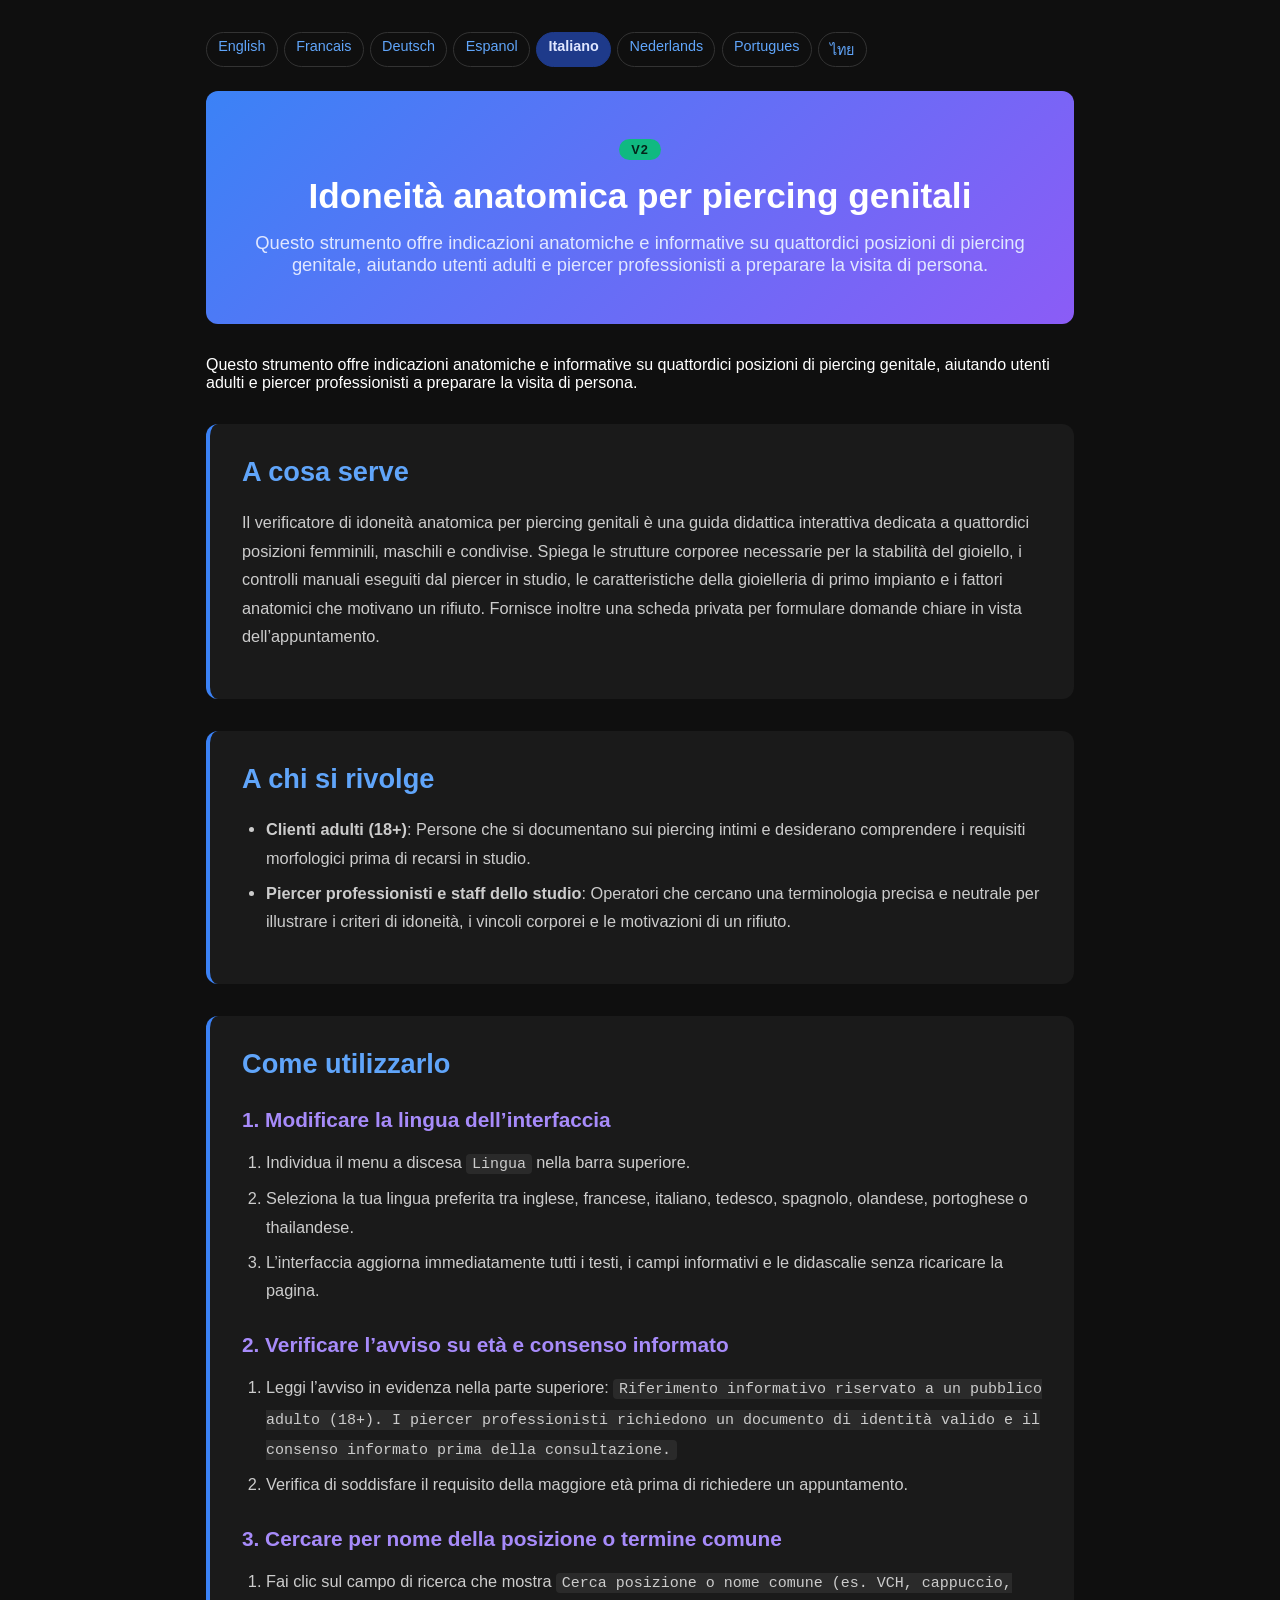
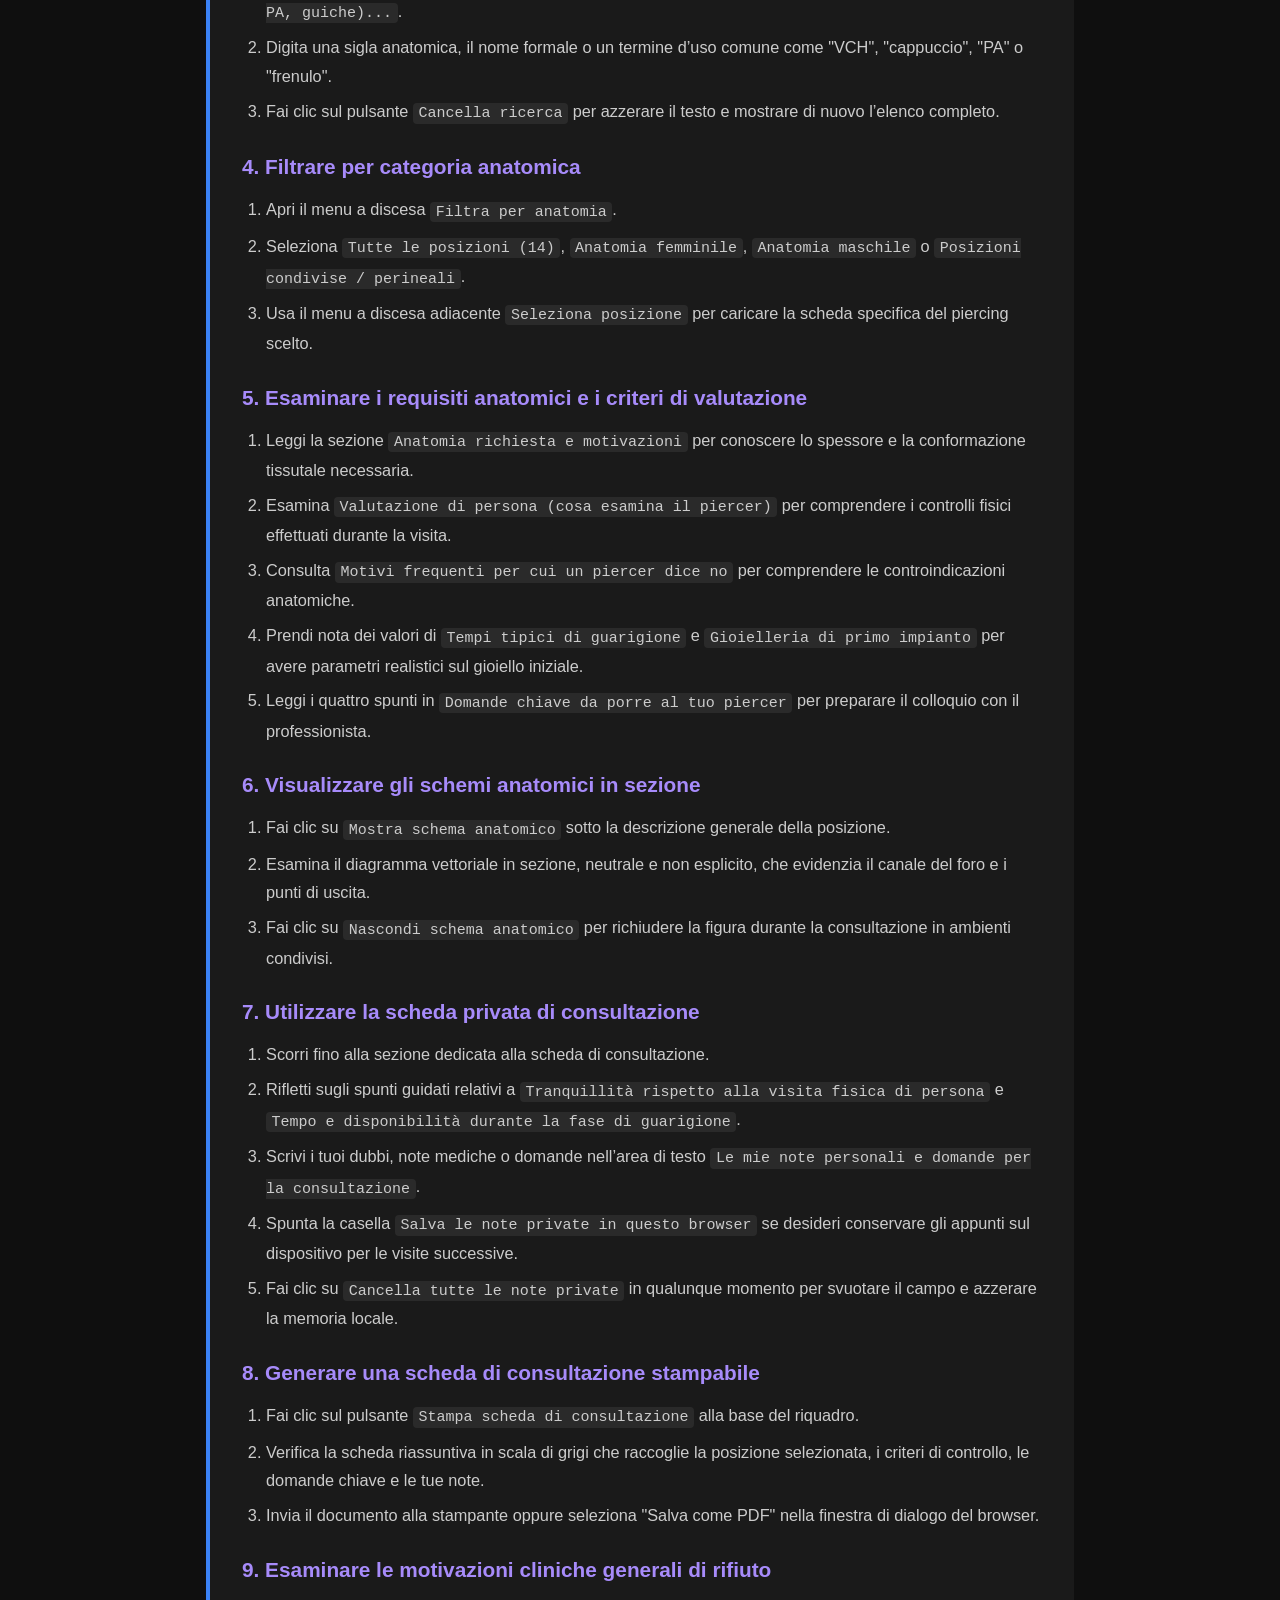
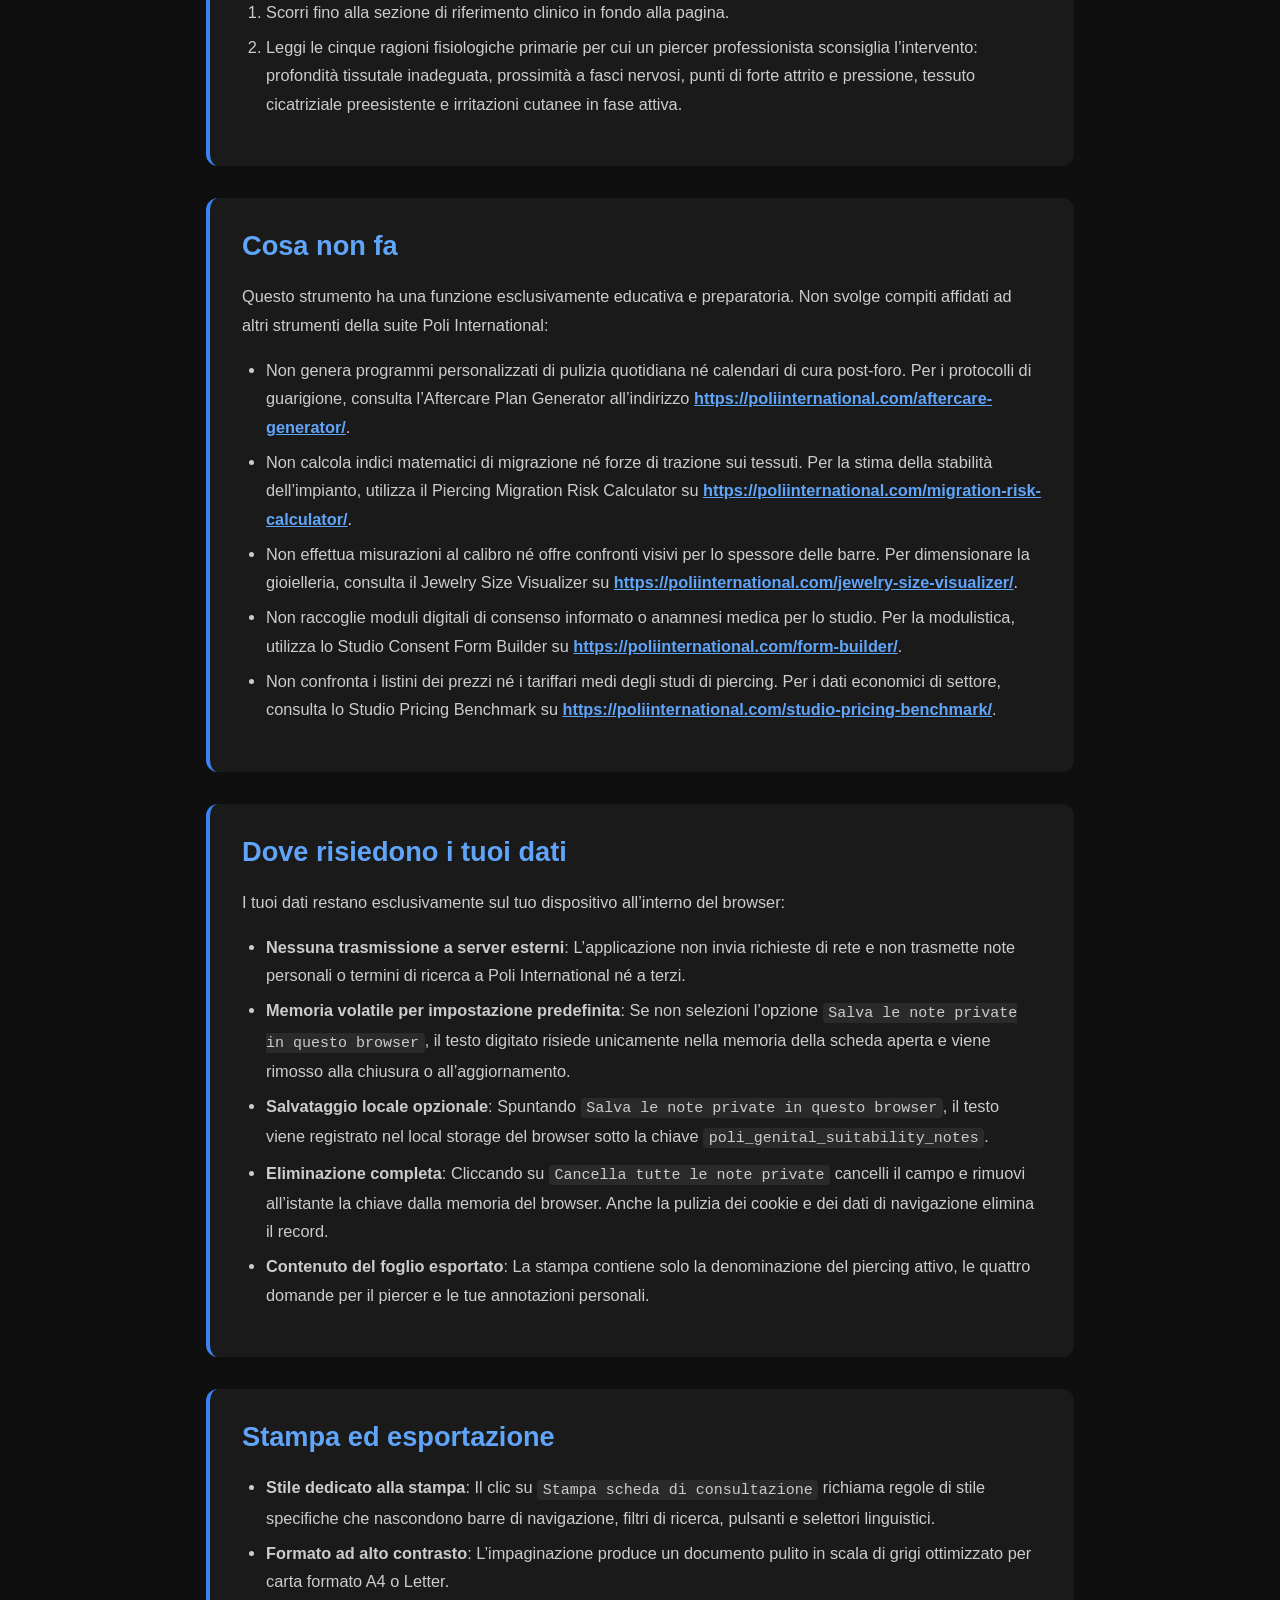
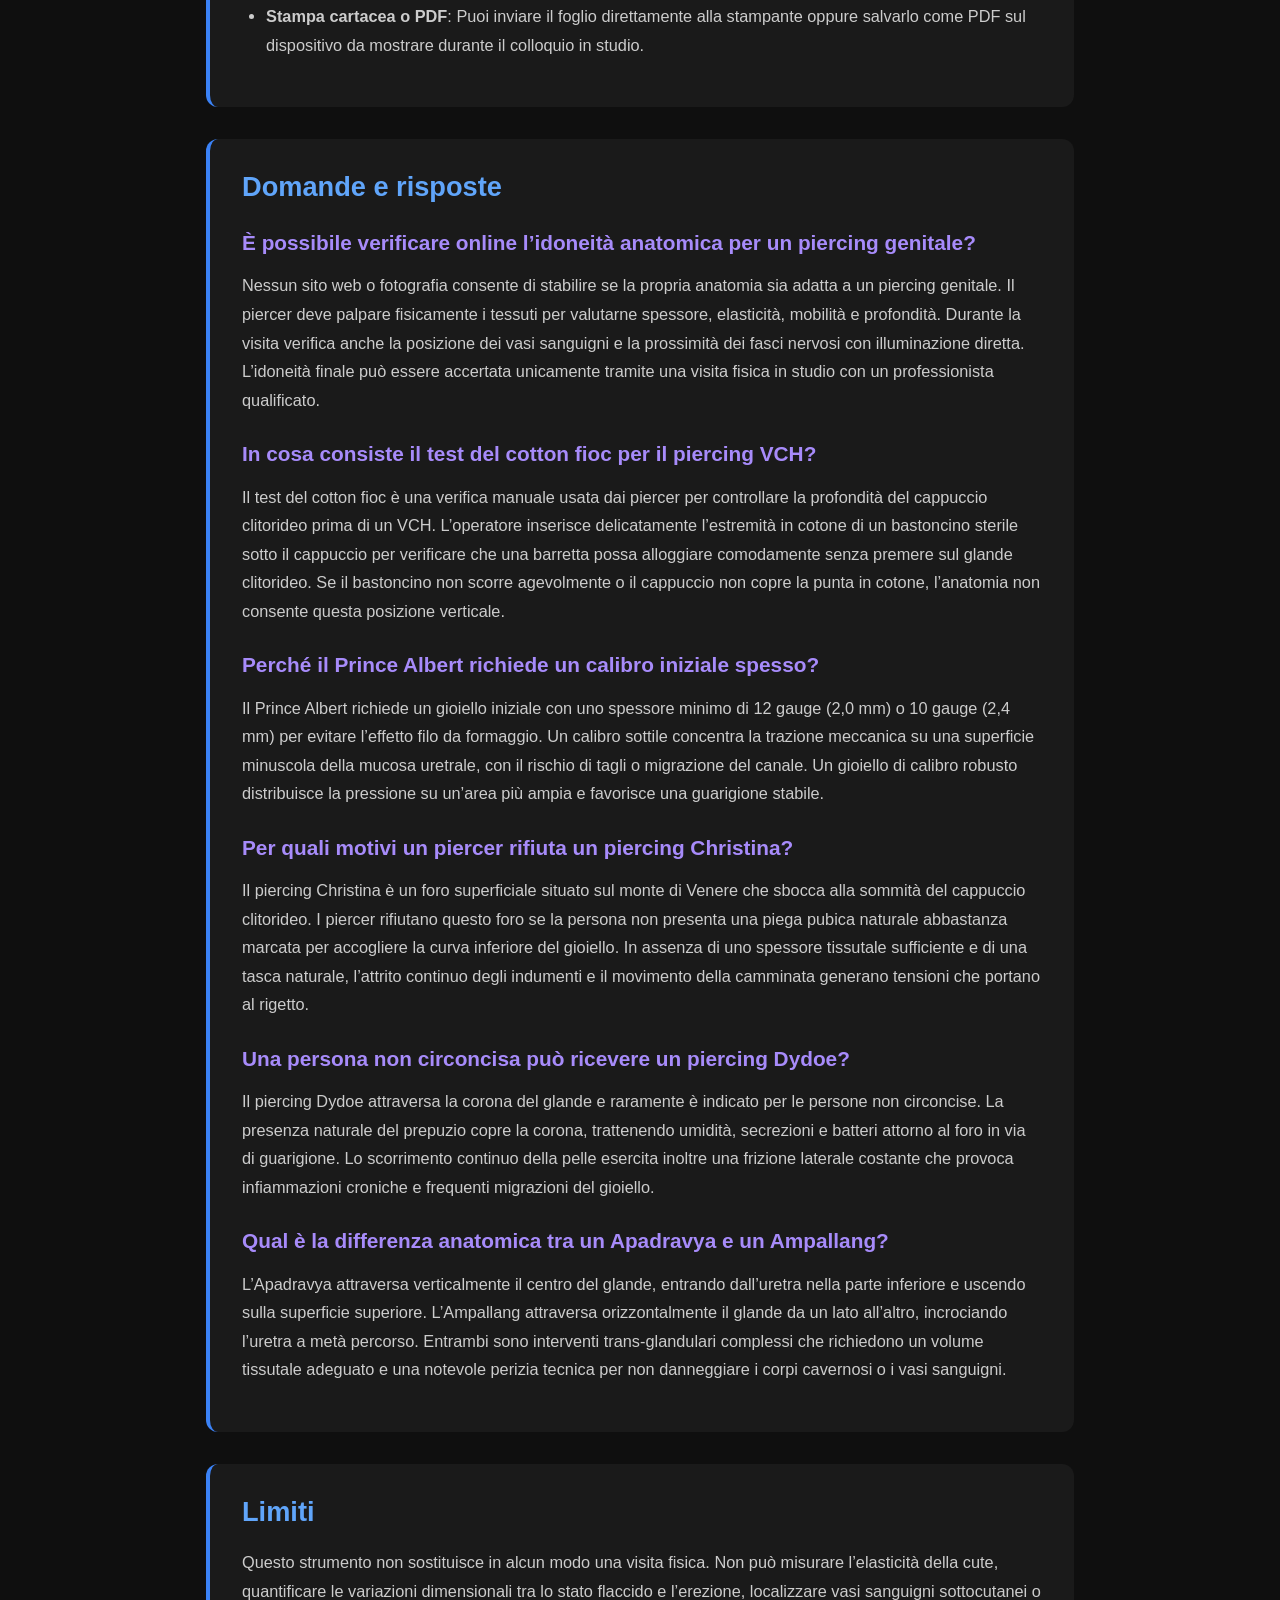
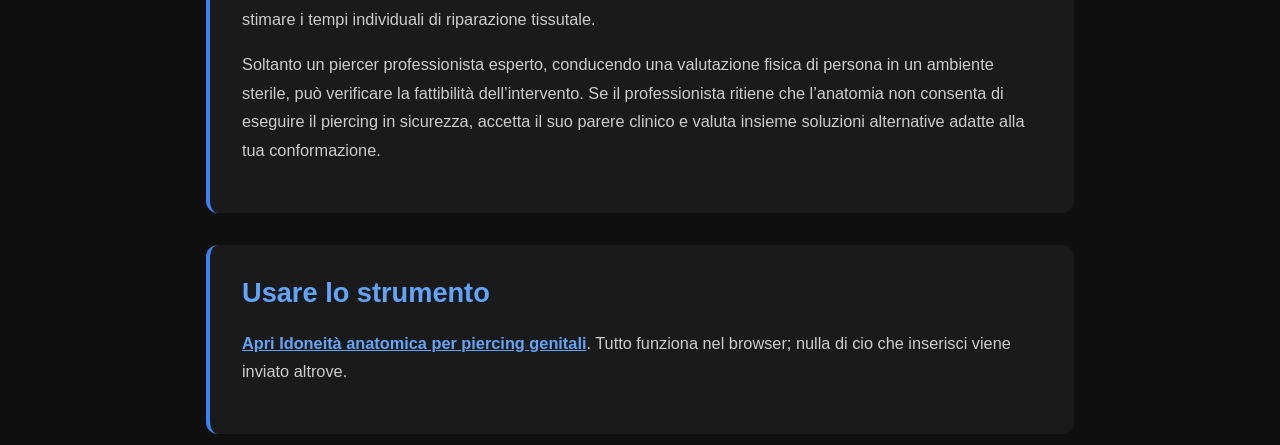
<file: documentation-it.html>
<!DOCTYPE html>
<html lang="it">
<head><meta name="robots" content="noindex,nofollow">
    <meta charset="UTF-8">
    <meta name="viewport" content="width=device-width, initial-scale=1.0">
    <title>Idoneità anatomica per piercing genitali Documentazione | Poli International</title>
    <meta name="description" content="Questo strumento offre indicazioni anatomiche e informative su quattordici posizioni di piercing genitale, aiutando utenti adulti e piercer professionisti a preparare la visita di persona.">
    <link rel="canonical" href="https://poliinternational.com/genital-piercing-suitability/">
    <style>
        body { background: #0f0f0f; color: #fff; font-family: -apple-system, BlinkMacSystemFont, "Segoe UI", Roboto, sans-serif; margin: 0; padding: 0; }
        body.in-iframe .doc-hero h1 { display: none; }
        * { box-sizing: border-box; }
        .entry-content { max-width: 900px; margin: 0 auto; padding: 2rem 1rem; }
        .doc-hero { background: linear-gradient(135deg, #3B82F6, #8B5CF6); padding: 3rem 2rem; text-align: center; border-radius: 0.75rem; margin-bottom: 2rem; }
        .doc-hero h1 { font-size: 2.2rem; margin: 0 0 1rem; font-weight: 700; }
        .doc-hero p { font-size: 1.15rem; color: #E0E7FF; margin: 0; }
        .doc-hero .v2 { display: inline-block; margin-bottom: 1rem; padding: 0.2rem 0.75rem; border-radius: 999px; background: #10B981; color: #04241a; font-weight: 800; font-size: 0.8rem; letter-spacing: 0.08em; }
        .doc-section { margin: 2rem 0; padding: 2rem; background: #1a1a1a; border-radius: 0.75rem; border-left: 4px solid #3B82F6; }
        .doc-section h2 { color: #60A5FA; font-size: 1.7rem; margin: 0 0 1.25rem; font-weight: 600; }
        .doc-section h3 { color: #A78BFA; font-size: 1.3rem; margin: 1.75rem 0 0.75rem; font-weight: 600; }
        .doc-section p, .doc-section li { color: #ccc; line-height: 1.75; font-size: 1.02rem; }
        .doc-section ul, .doc-section ol { padding-left: 1.5rem; }
        .doc-section li { margin: 0.4rem 0; }
        .doc-section code { background: #2a2a2a; padding: 0.1rem 0.35rem; border-radius: 0.25rem; font-size: 0.92em; }
        .doc-section a { color: #60A5FA; font-weight: 600; }
        .highlight-box { background: linear-gradient(135deg, #1E3A8A, #4C1D95); padding: 1.25rem 1.5rem; border-radius: 0.5rem; margin: 1.5rem 0; border-left: 4px solid #10B981; }
        .highlight-box p { color: #E0E7FF; margin: 0; }
        table { width: 100%; border-collapse: collapse; margin: 1.5rem 0; }
        th, td { padding: 0.75rem; text-align: left; border: 1px solid #333; vertical-align: top; }
        th { background: #2a2a2a; color: #60A5FA; }
        td { color: #ccc; }
        .doc-langs { display: flex; flex-wrap: wrap; gap: 0.4rem; margin: 0 0 1.5rem; font-size: 0.9rem; }
        .doc-langs a, .doc-langs span { padding: 0.3rem 0.7rem; border-radius: 999px; border: 1px solid #333; text-decoration: none; }
        .doc-langs a { color: #60A5FA; }
        .doc-langs span { background: #1E3A8A; color: #E0E7FF; border-color: #1E3A8A; font-weight: 700; }
    </style>
</head>
<body>
<script>if (window.self !== window.top) document.body.classList.add('in-iframe');</script>
    <div class="entry-content">
        <nav class="doc-langs" aria-label="Documentation language"><a lang="en" href="documentation.html">English</a><a lang="fr" href="documentation-fr.html">Francais</a><a lang="de" href="documentation-de.html">Deutsch</a><a lang="es" href="documentation-es.html">Espanol</a><span lang="it">Italiano</span><a lang="nl" href="documentation-nl.html">Nederlands</a><a lang="pt" href="documentation-pt.html">Portugues</a><a lang="th" href="documentation-th.html">ไทย</a></nav>
        <div class="doc-hero">
            <span class="v2">V2</span>
            <h1>Idoneità anatomica per piercing genitali</h1>
            <p>Questo strumento offre indicazioni anatomiche e informative su quattordici posizioni di piercing genitale, aiutando utenti adulti e piercer professionisti a preparare la visita di persona.</p>
        </div>
        <p>Questo strumento offre indicazioni anatomiche e informative su quattordici posizioni di piercing genitale, aiutando utenti adulti e piercer professionisti a preparare la visita di persona.</p>
        <div class="doc-section">
        <h2>A cosa serve</h2>
        <p>Il verificatore di idoneità anatomica per piercing genitali è una guida didattica interattiva dedicata a quattordici posizioni femminili, maschili e condivise. Spiega le strutture corporee necessarie per la stabilità del gioiello, i controlli manuali eseguiti dal piercer in studio, le caratteristiche della gioielleria di primo impianto e i fattori anatomici che motivano un rifiuto. Fornisce inoltre una scheda privata per formulare domande chiare in vista dell’appuntamento.</p>
        </div>
        <div class="doc-section">
        <h2>A chi si rivolge</h2>
        <ul>
        <li><strong>Clienti adulti (18+)</strong>: Persone che si documentano sui piercing intimi e desiderano comprendere i requisiti morfologici prima di recarsi in studio.</li>
        <li><strong>Piercer professionisti e staff dello studio</strong>: Operatori che cercano una terminologia precisa e neutrale per illustrare i criteri di idoneità, i vincoli corporei e le motivazioni di un rifiuto.</li>
        </ul>
        </div>
        <div class="doc-section">
        <h2>Come utilizzarlo</h2>
        <h3>1. Modificare la lingua dell’interfaccia</h3>
        <ol>
        <li>Individua il menu a discesa <code>Lingua</code> nella barra superiore.</li>
        <li>Seleziona la tua lingua preferita tra inglese, francese, italiano, tedesco, spagnolo, olandese, portoghese o thailandese.</li>
        <li>L’interfaccia aggiorna immediatamente tutti i testi, i campi informativi e le didascalie senza ricaricare la pagina.</li>
        </ol>
        <h3>2. Verificare l’avviso su età e consenso informato</h3>
        <ol>
        <li>Leggi l’avviso in evidenza nella parte superiore: <code>Riferimento informativo riservato a un pubblico adulto (18+). I piercer professionisti richiedono un documento di identità valido e il consenso informato prima della consultazione.</code></li>
        <li>Verifica di soddisfare il requisito della maggiore età prima di richiedere un appuntamento.</li>
        </ol>
        <h3>3. Cercare per nome della posizione o termine comune</h3>
        <ol>
        <li>Fai clic sul campo di ricerca che mostra <code>Cerca posizione o nome comune (es. VCH, cappuccio, PA, guiche)...</code>.</li>
        <li>Digita una sigla anatomica, il nome formale o un termine d’uso comune come "VCH", "cappuccio", "PA" o "frenulo".</li>
        <li>Fai clic sul pulsante <code>Cancella ricerca</code> per azzerare il testo e mostrare di nuovo l’elenco completo.</li>
        </ol>
        <h3>4. Filtrare per categoria anatomica</h3>
        <ol>
        <li>Apri il menu a discesa <code>Filtra per anatomia</code>.</li>
        <li>Seleziona <code>Tutte le posizioni (14)</code>, <code>Anatomia femminile</code>, <code>Anatomia maschile</code> o <code>Posizioni condivise / perineali</code>.</li>
        <li>Usa il menu a discesa adiacente <code>Seleziona posizione</code> per caricare la scheda specifica del piercing scelto.</li>
        </ol>
        <h3>5. Esaminare i requisiti anatomici e i criteri di valutazione</h3>
        <ol>
        <li>Leggi la sezione <code>Anatomia richiesta e motivazioni</code> per conoscere lo spessore e la conformazione tissutale necessaria.</li>
        <li>Esamina <code>Valutazione di persona (cosa esamina il piercer)</code> per comprendere i controlli fisici effettuati durante la visita.</li>
        <li>Consulta <code>Motivi frequenti per cui un piercer dice no</code> per comprendere le controindicazioni anatomiche.</li>
        <li>Prendi nota dei valori di <code>Tempi tipici di guarigione</code> e <code>Gioielleria di primo impianto</code> per avere parametri realistici sul gioiello iniziale.</li>
        <li>Leggi i quattro spunti in <code>Domande chiave da porre al tuo piercer</code> per preparare il colloquio con il professionista.</li>
        </ol>
        <h3>6. Visualizzare gli schemi anatomici in sezione</h3>
        <ol>
        <li>Fai clic su <code>Mostra schema anatomico</code> sotto la descrizione generale della posizione.</li>
        <li>Esamina il diagramma vettoriale in sezione, neutrale e non esplicito, che evidenzia il canale del foro e i punti di uscita.</li>
        <li>Fai clic su <code>Nascondi schema anatomico</code> per richiudere la figura durante la consultazione in ambienti condivisi.</li>
        </ol>
        <h3>7. Utilizzare la scheda privata di consultazione</h3>
        <ol>
        <li>Scorri fino alla sezione dedicata alla scheda di consultazione.</li>
        <li>Rifletti sugli spunti guidati relativi a <code>Tranquillità rispetto alla visita fisica di persona</code> e <code>Tempo e disponibilità durante la fase di guarigione</code>.</li>
        <li>Scrivi i tuoi dubbi, note mediche o domande nell’area di testo <code>Le mie note personali e domande per la consultazione</code>.</li>
        <li>Spunta la casella <code>Salva le note private in questo browser</code> se desideri conservare gli appunti sul dispositivo per le visite successive.</li>
        <li>Fai clic su <code>Cancella tutte le note private</code> in qualunque momento per svuotare il campo e azzerare la memoria locale.</li>
        </ol>
        <h3>8. Generare una scheda di consultazione stampabile</h3>
        <ol>
        <li>Fai clic sul pulsante <code>Stampa scheda di consultazione</code> alla base del riquadro.</li>
        <li>Verifica la scheda riassuntiva in scala di grigi che raccoglie la posizione selezionata, i criteri di controllo, le domande chiave e le tue note.</li>
        <li>Invia il documento alla stampante oppure seleziona "Salva come PDF" nella finestra di dialogo del browser.</li>
        </ol>
        <h3>9. Esaminare le motivazioni cliniche generali di rifiuto</h3>
        <ol>
        <li>Scorri fino alla sezione di riferimento clinico in fondo alla pagina.</li>
        <li>Leggi le cinque ragioni fisiologiche primarie per cui un piercer professionista sconsiglia l’intervento: profondità tissutale inadeguata, prossimità a fasci nervosi, punti di forte attrito e pressione, tessuto cicatriziale preesistente e irritazioni cutanee in fase attiva.</li>
        </ol>
        </div>
        <div class="doc-section">
        <h2>Cosa non fa</h2>
        <p>Questo strumento ha una funzione esclusivamente educativa e preparatoria. Non svolge compiti affidati ad altri strumenti della suite Poli International:</p>
        <ul>
        <li>Non genera programmi personalizzati di pulizia quotidiana né calendari di cura post-foro. Per i protocolli di guarigione, consulta l’Aftercare Plan Generator all’indirizzo <a href="https://poliinternational.com/aftercare-generator/" target="_top">https://poliinternational.com/aftercare-generator/</a>.</li>
        <li>Non calcola indici matematici di migrazione né forze di trazione sui tessuti. Per la stima della stabilità dell’impianto, utilizza il Piercing Migration Risk Calculator su <a href="https://poliinternational.com/migration-risk-calculator/" target="_top">https://poliinternational.com/migration-risk-calculator/</a>.</li>
        <li>Non effettua misurazioni al calibro né offre confronti visivi per lo spessore delle barre. Per dimensionare la gioielleria, consulta il Jewelry Size Visualizer su <a href="https://poliinternational.com/jewelry-size-visualizer/" target="_top">https://poliinternational.com/jewelry-size-visualizer/</a>.</li>
        <li>Non raccoglie moduli digitali di consenso informato o anamnesi medica per lo studio. Per la modulistica, utilizza lo Studio Consent Form Builder su <a href="https://poliinternational.com/form-builder/" target="_top">https://poliinternational.com/form-builder/</a>.</li>
        <li>Non confronta i listini dei prezzi né i tariffari medi degli studi di piercing. Per i dati economici di settore, consulta lo Studio Pricing Benchmark su <a href="https://poliinternational.com/studio-pricing-benchmark/" target="_top">https://poliinternational.com/studio-pricing-benchmark/</a>.</li>
        </ul>
        </div>
        <div class="doc-section">
        <h2>Dove risiedono i tuoi dati</h2>
        <p>I tuoi dati restano esclusivamente sul tuo dispositivo all’interno del browser:</p>
        <ul>
        <li><strong>Nessuna trasmissione a server esterni</strong>: L’applicazione non invia richieste di rete e non trasmette note personali o termini di ricerca a Poli International né a terzi.</li>
        <li><strong>Memoria volatile per impostazione predefinita</strong>: Se non selezioni l’opzione <code>Salva le note private in questo browser</code>, il testo digitato risiede unicamente nella memoria della scheda aperta e viene rimosso alla chiusura o all’aggiornamento.</li>
        <li><strong>Salvataggio locale opzionale</strong>: Spuntando <code>Salva le note private in questo browser</code>, il testo viene registrato nel local storage del browser sotto la chiave <code>poli_genital_suitability_notes</code>.</li>
        <li><strong>Eliminazione completa</strong>: Cliccando su <code>Cancella tutte le note private</code> cancelli il campo e rimuovi all’istante la chiave dalla memoria del browser. Anche la pulizia dei cookie e dei dati di navigazione elimina il record.</li>
        <li><strong>Contenuto del foglio esportato</strong>: La stampa contiene solo la denominazione del piercing attivo, le quattro domande per il piercer e le tue annotazioni personali.</li>
        </ul>
        </div>
        <div class="doc-section">
        <h2>Stampa ed esportazione</h2>
        <ul>
        <li><strong>Stile dedicato alla stampa</strong>: Il clic su <code>Stampa scheda di consultazione</code> richiama regole di stile specifiche che nascondono barre di navigazione, filtri di ricerca, pulsanti e selettori linguistici.</li>
        <li><strong>Formato ad alto contrasto</strong>: L’impaginazione produce un documento pulito in scala di grigi ottimizzato per carta formato A4 o Letter.</li>
        <li><strong>Stampa cartacea o PDF</strong>: Puoi inviare il foglio direttamente alla stampante oppure salvarlo come PDF sul dispositivo da mostrare durante il colloquio in studio.</li>
        </ul>
        </div>
        <div class="doc-section">
        <h2>Domande e risposte</h2>
        <h3>È possibile verificare online l’idoneità anatomica per un piercing genitale?</h3>
        <p>Nessun sito web o fotografia consente di stabilire se la propria anatomia sia adatta a un piercing genitale. Il piercer deve palpare fisicamente i tessuti per valutarne spessore, elasticità, mobilità e profondità. Durante la visita verifica anche la posizione dei vasi sanguigni e la prossimità dei fasci nervosi con illuminazione diretta. L’idoneità finale può essere accertata unicamente tramite una visita fisica in studio con un professionista qualificato.</p>
        <h3>In cosa consiste il test del cotton fioc per il piercing VCH?</h3>
        <p>Il test del cotton fioc è una verifica manuale usata dai piercer per controllare la profondità del cappuccio clitorideo prima di un VCH. L’operatore inserisce delicatamente l’estremità in cotone di un bastoncino sterile sotto il cappuccio per verificare che una barretta possa alloggiare comodamente senza premere sul glande clitorideo. Se il bastoncino non scorre agevolmente o il cappuccio non copre la punta in cotone, l’anatomia non consente questa posizione verticale.</p>
        <h3>Perché il Prince Albert richiede un calibro iniziale spesso?</h3>
        <p>Il Prince Albert richiede un gioiello iniziale con uno spessore minimo di 12 gauge (2,0 mm) o 10 gauge (2,4 mm) per evitare l’effetto filo da formaggio. Un calibro sottile concentra la trazione meccanica su una superficie minuscola della mucosa uretrale, con il rischio di tagli o migrazione del canale. Un gioiello di calibro robusto distribuisce la pressione su un’area più ampia e favorisce una guarigione stabile.</p>
        <h3>Per quali motivi un piercer rifiuta un piercing Christina?</h3>
        <p>Il piercing Christina è un foro superficiale situato sul monte di Venere che sbocca alla sommità del cappuccio clitorideo. I piercer rifiutano questo foro se la persona non presenta una piega pubica naturale abbastanza marcata per accogliere la curva inferiore del gioiello. In assenza di uno spessore tissutale sufficiente e di una tasca naturale, l’attrito continuo degli indumenti e il movimento della camminata generano tensioni che portano al rigetto.</p>
        <h3>Una persona non circoncisa può ricevere un piercing Dydoe?</h3>
        <p>Il piercing Dydoe attraversa la corona del glande e raramente è indicato per le persone non circoncise. La presenza naturale del prepuzio copre la corona, trattenendo umidità, secrezioni e batteri attorno al foro in via di guarigione. Lo scorrimento continuo della pelle esercita inoltre una frizione laterale costante che provoca infiammazioni croniche e frequenti migrazioni del gioiello.</p>
        <h3>Qual è la differenza anatomica tra un Apadravya e un Ampallang?</h3>
        <p>L’Apadravya attraversa verticalmente il centro del glande, entrando dall’uretra nella parte inferiore e uscendo sulla superficie superiore. L’Ampallang attraversa orizzontalmente il glande da un lato all’altro, incrociando l’uretra a metà percorso. Entrambi sono interventi trans-glandulari complessi che richiedono un volume tissutale adeguato e una notevole perizia tecnica per non danneggiare i corpi cavernosi o i vasi sanguigni.</p>
        </div>
        <div class="doc-section">
        <h2>Limiti</h2>
        <p>Questo strumento non sostituisce in alcun modo una visita fisica. Non può misurare l’elasticità della cute, quantificare le variazioni dimensionali tra lo stato flaccido e l’erezione, localizzare vasi sanguigni sottocutanei o stimare i tempi individuali di riparazione tissutale.</p>
        <p>Soltanto un piercer professionista esperto, conducendo una valutazione fisica di persona in un ambiente sterile, può verificare la fattibilità dell’intervento. Se il professionista ritiene che l’anatomia non consenta di eseguire il piercing in sicurezza, accetta il suo parere clinico e valuta insieme soluzioni alternative adatte alla tua conformazione.</p>
        </div>
        <div class="doc-section">
            <h2>Usare lo strumento</h2>
            <p><a href="https://poliinternational.com/genital-piercing-suitability/" target="_top">Apri Idoneità anatomica per piercing genitali</a>. Tutto funziona nel browser; nulla di cio che inserisci viene inviato altrove.</p>
        </div>
    </div>
</body>
</html>
</file>
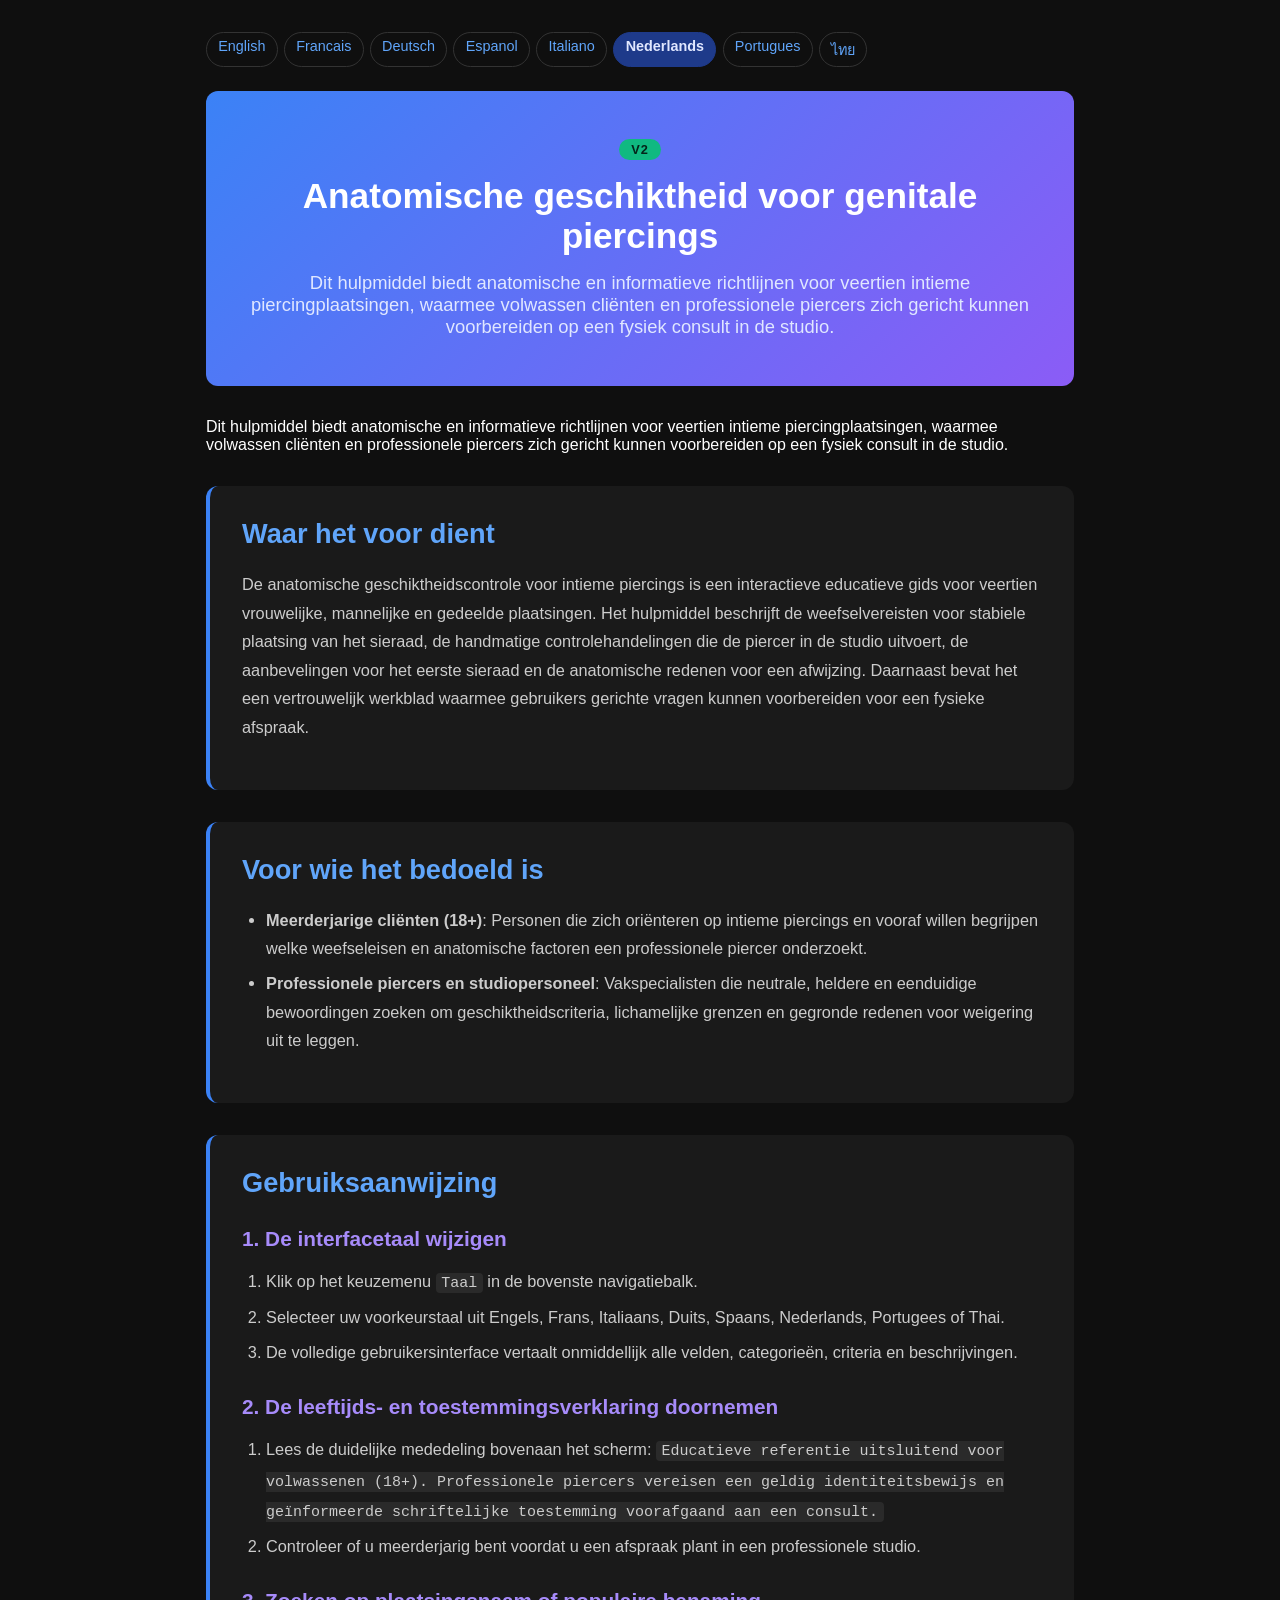
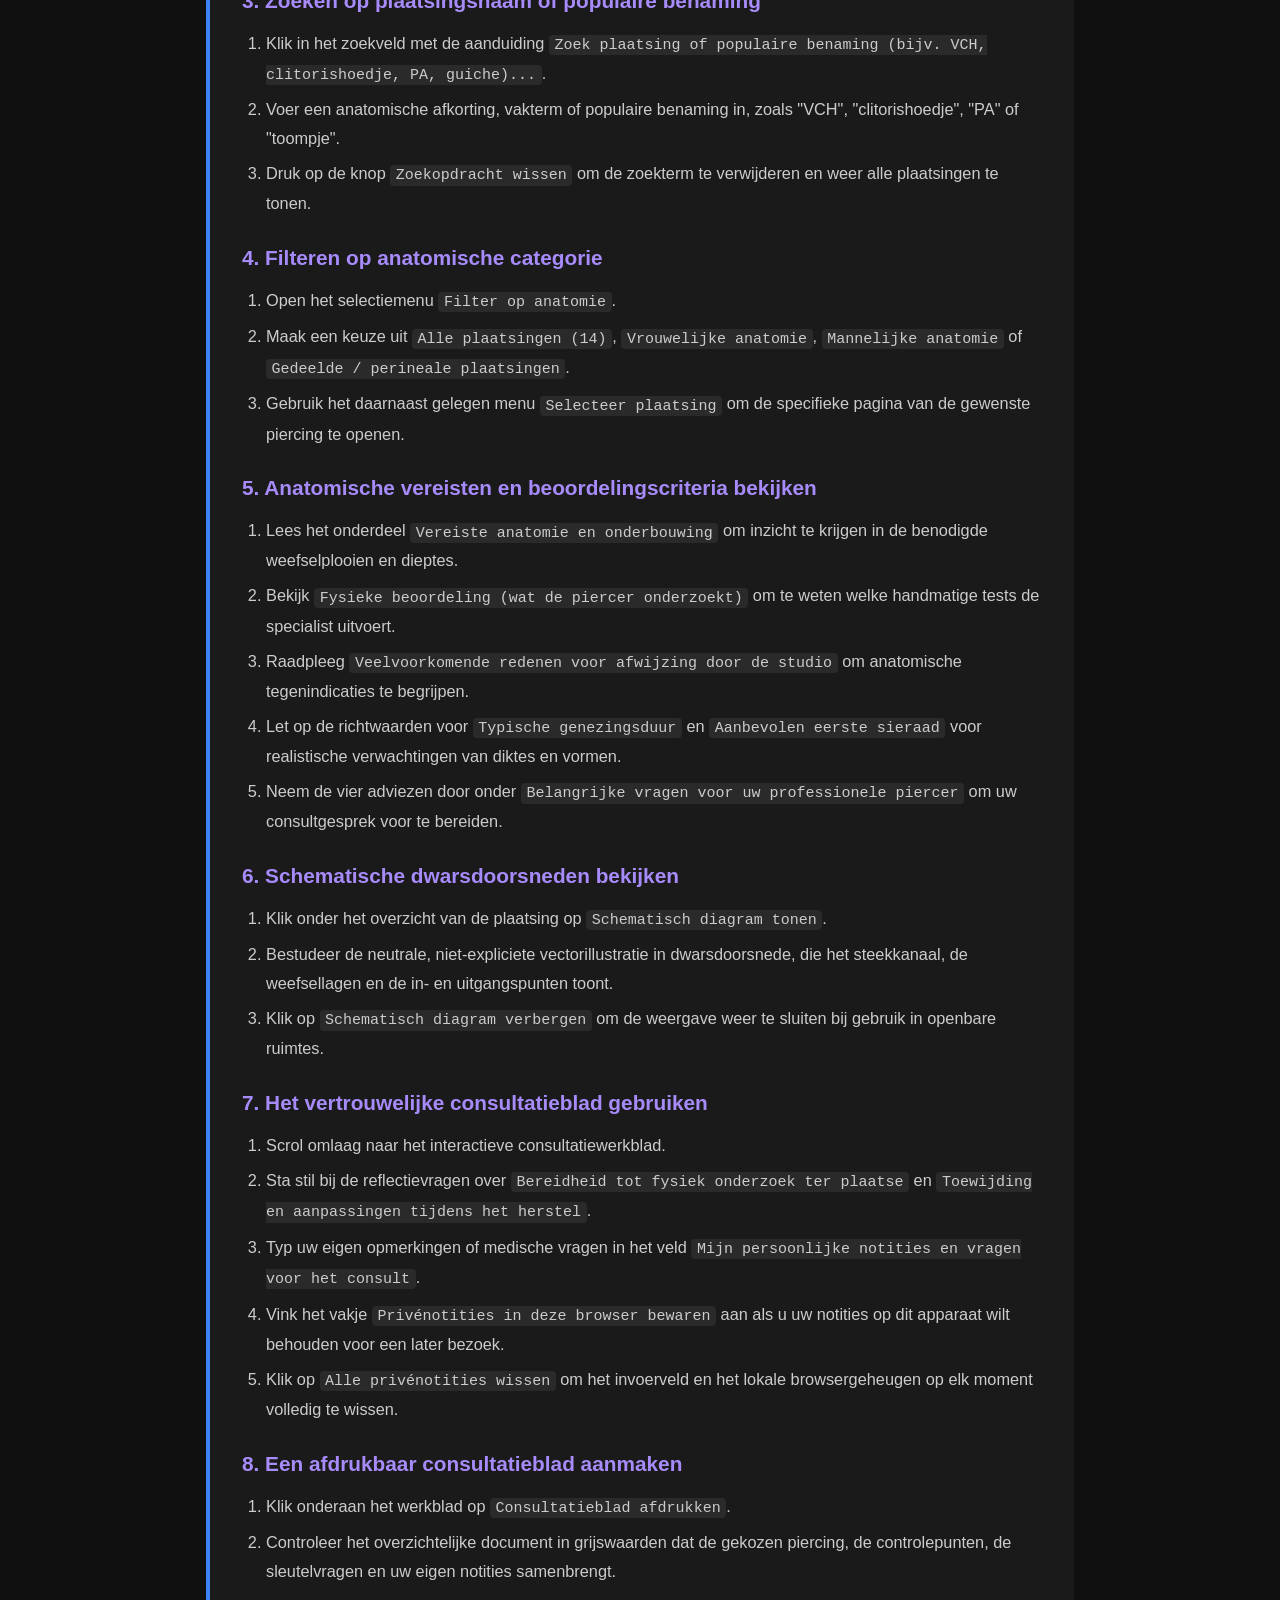
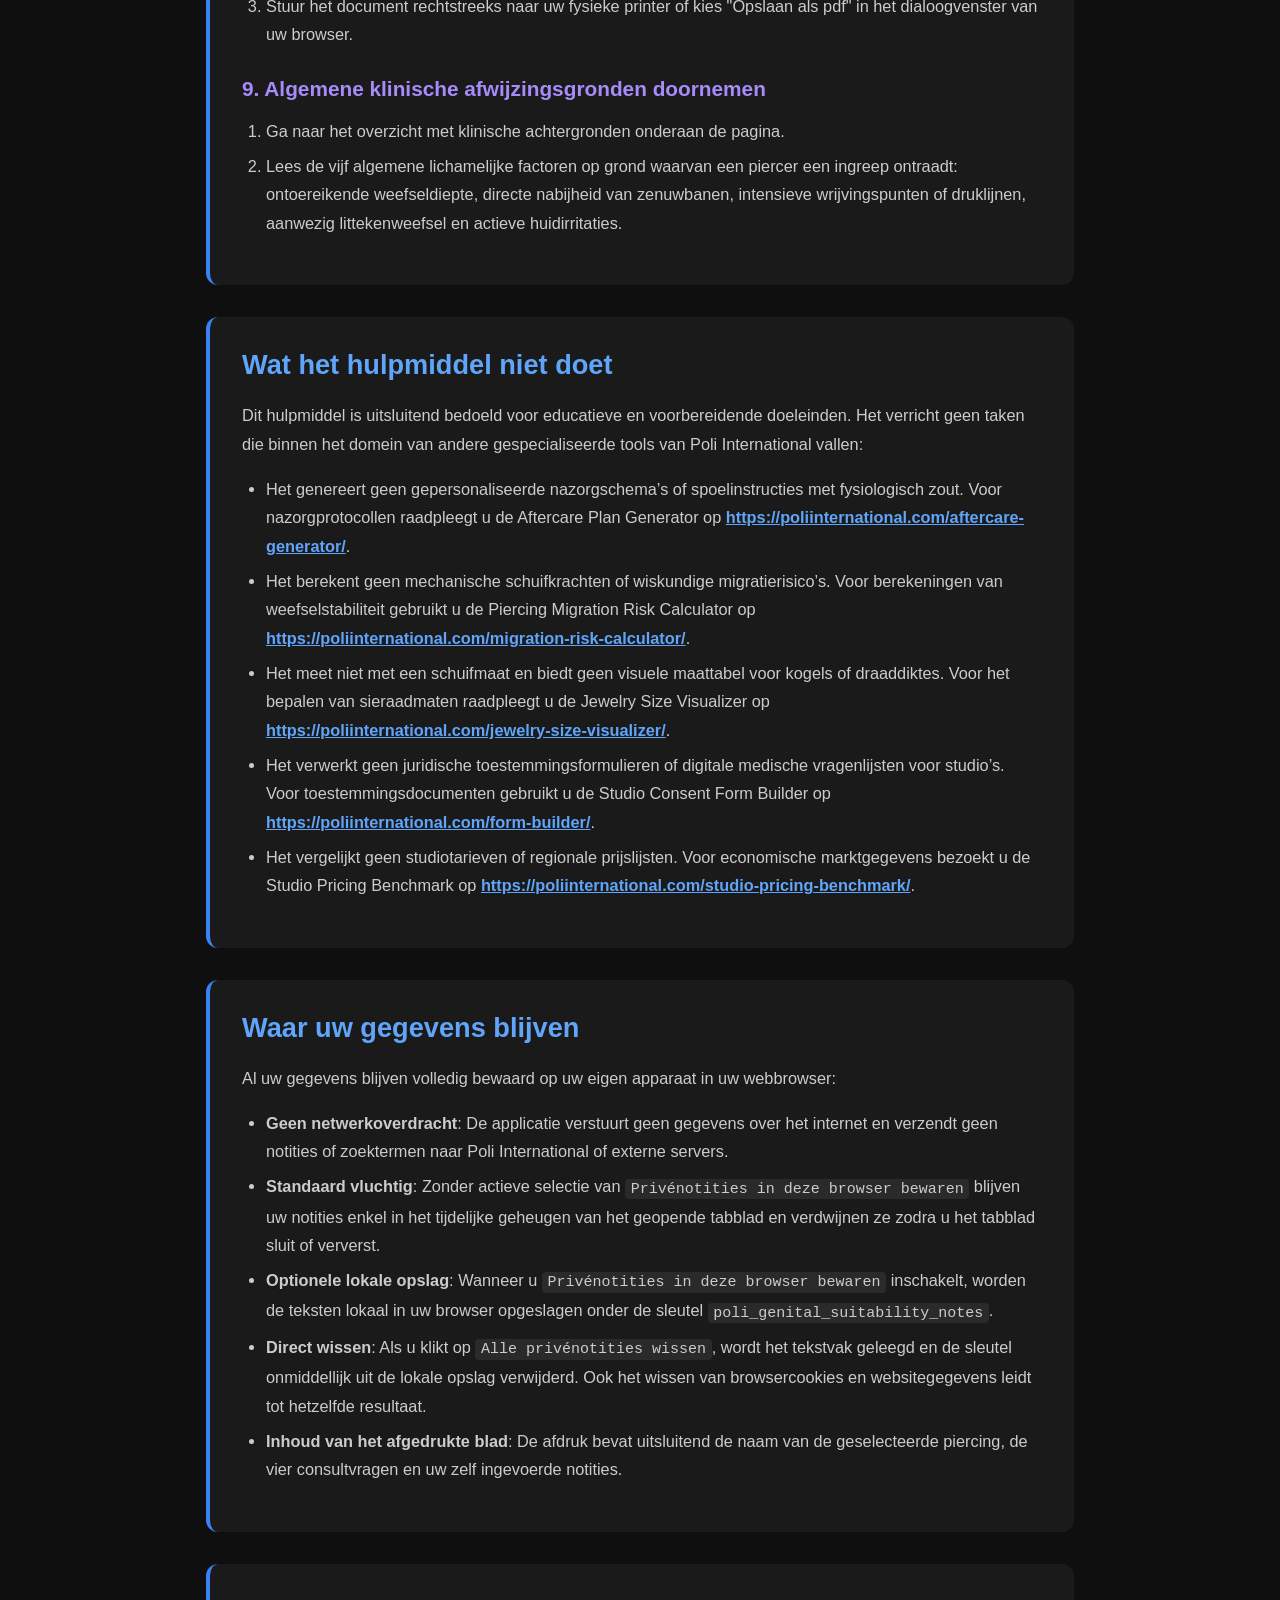
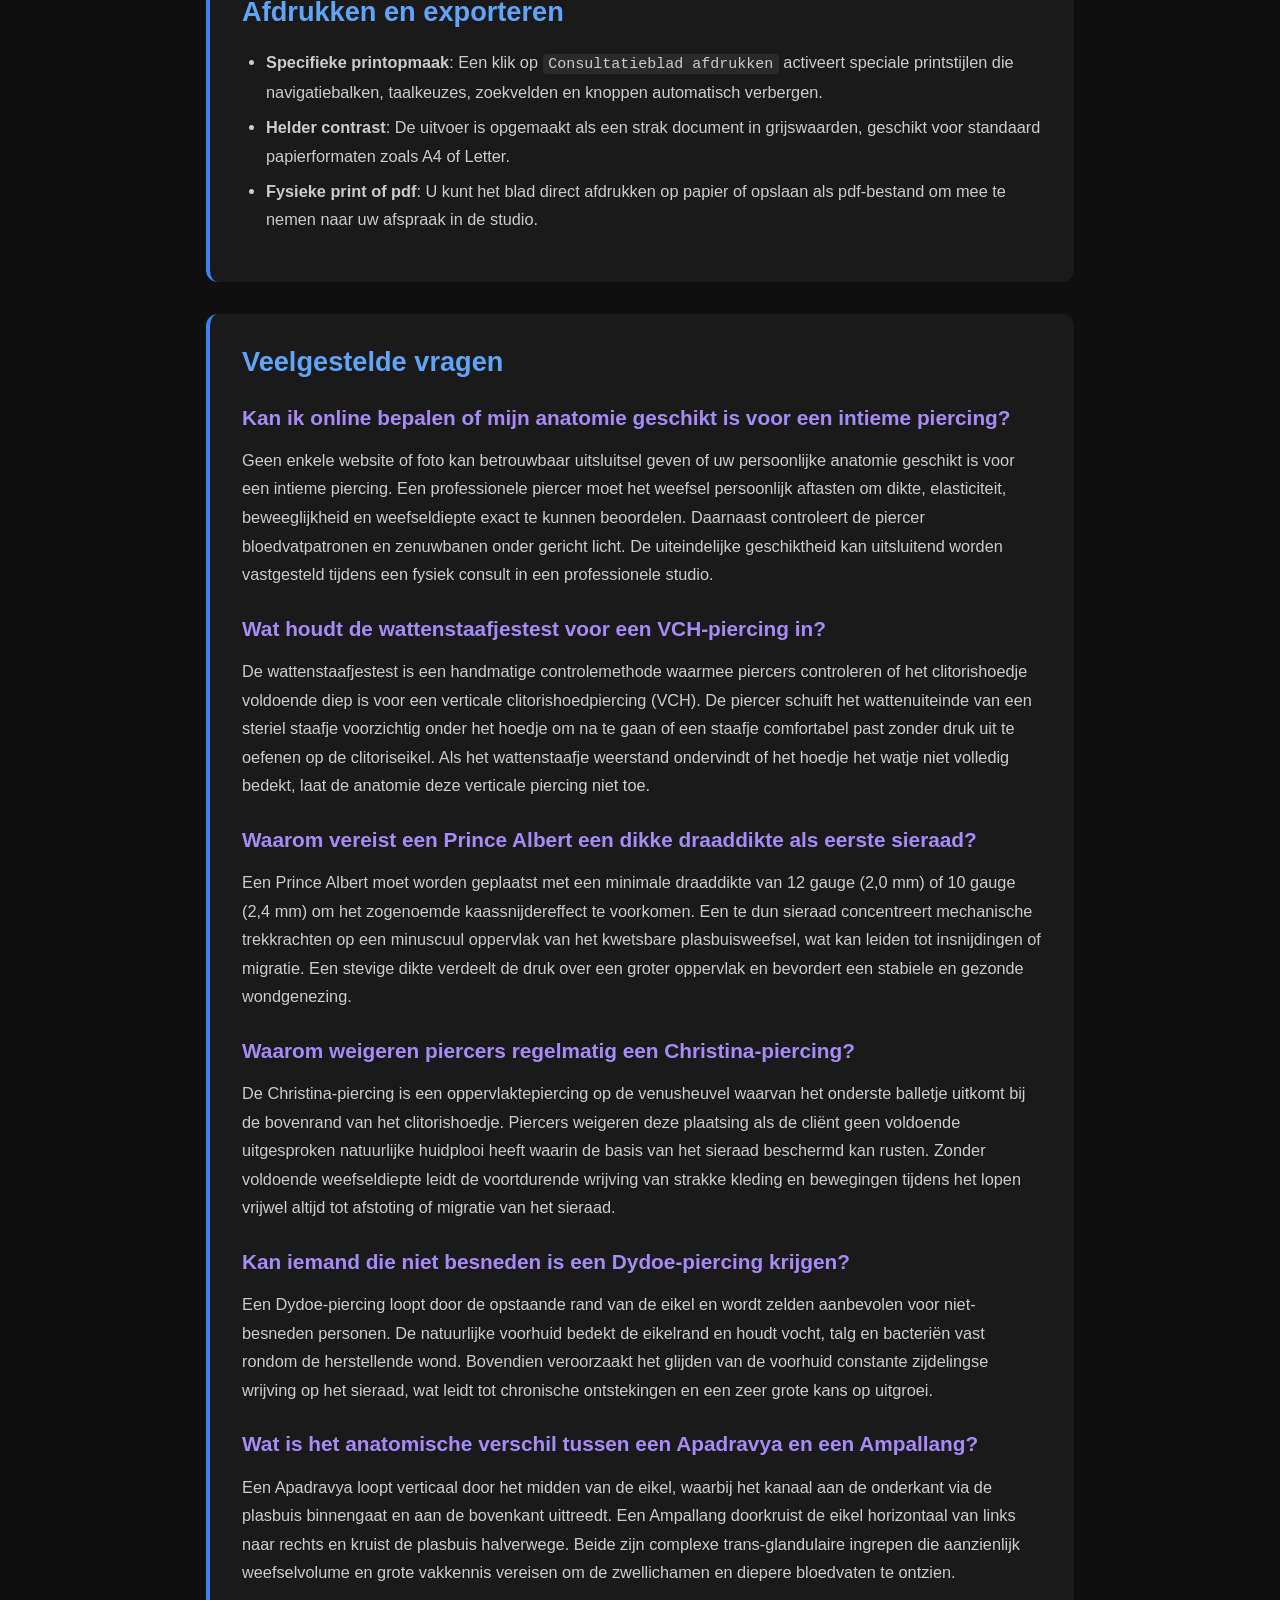
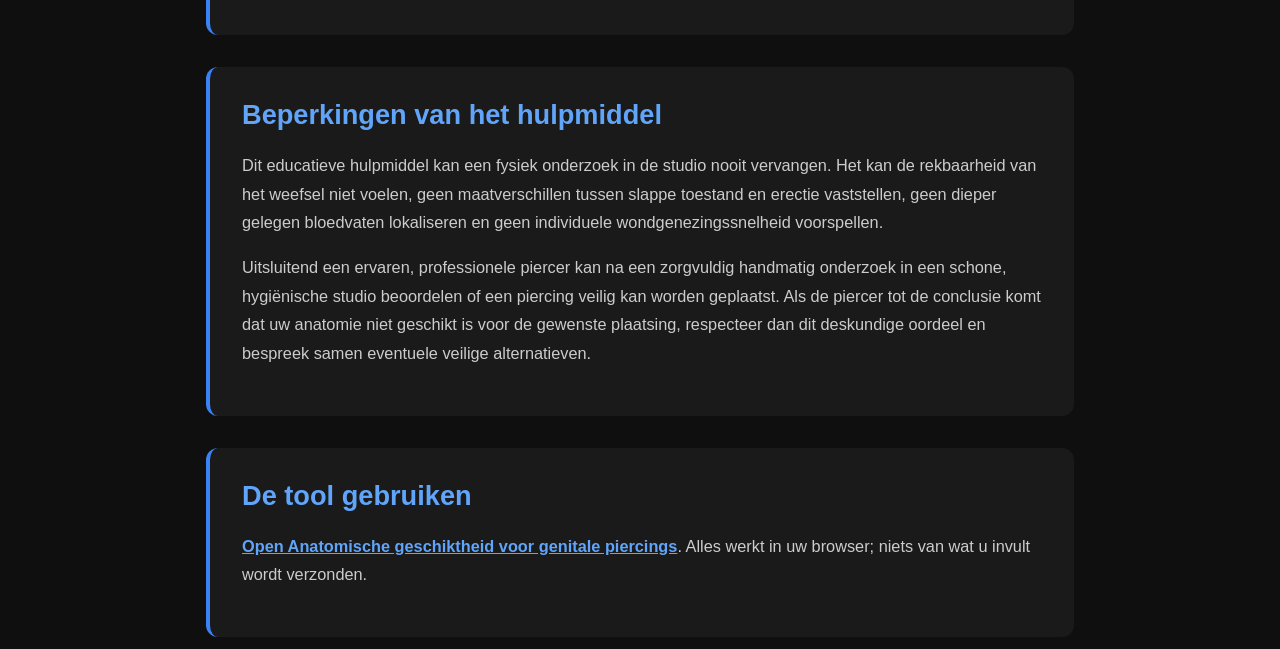
<file: documentation-nl.html>
<!DOCTYPE html>
<html lang="nl">
<head><meta name="robots" content="noindex,nofollow">
    <meta charset="UTF-8">
    <meta name="viewport" content="width=device-width, initial-scale=1.0">
    <title>Anatomische geschiktheid voor genitale piercings Documentatie | Poli International</title>
    <meta name="description" content="Dit hulpmiddel biedt anatomische en informatieve richtlijnen voor veertien intieme piercingplaatsingen, waarmee volwassen cliënten en professionele piercers zich gericht kunnen voorbereiden op een fysiek consult in de studio.">
    <link rel="canonical" href="https://poliinternational.com/genital-piercing-suitability/">
    <style>
        body { background: #0f0f0f; color: #fff; font-family: -apple-system, BlinkMacSystemFont, "Segoe UI", Roboto, sans-serif; margin: 0; padding: 0; }
        body.in-iframe .doc-hero h1 { display: none; }
        * { box-sizing: border-box; }
        .entry-content { max-width: 900px; margin: 0 auto; padding: 2rem 1rem; }
        .doc-hero { background: linear-gradient(135deg, #3B82F6, #8B5CF6); padding: 3rem 2rem; text-align: center; border-radius: 0.75rem; margin-bottom: 2rem; }
        .doc-hero h1 { font-size: 2.2rem; margin: 0 0 1rem; font-weight: 700; }
        .doc-hero p { font-size: 1.15rem; color: #E0E7FF; margin: 0; }
        .doc-hero .v2 { display: inline-block; margin-bottom: 1rem; padding: 0.2rem 0.75rem; border-radius: 999px; background: #10B981; color: #04241a; font-weight: 800; font-size: 0.8rem; letter-spacing: 0.08em; }
        .doc-section { margin: 2rem 0; padding: 2rem; background: #1a1a1a; border-radius: 0.75rem; border-left: 4px solid #3B82F6; }
        .doc-section h2 { color: #60A5FA; font-size: 1.7rem; margin: 0 0 1.25rem; font-weight: 600; }
        .doc-section h3 { color: #A78BFA; font-size: 1.3rem; margin: 1.75rem 0 0.75rem; font-weight: 600; }
        .doc-section p, .doc-section li { color: #ccc; line-height: 1.75; font-size: 1.02rem; }
        .doc-section ul, .doc-section ol { padding-left: 1.5rem; }
        .doc-section li { margin: 0.4rem 0; }
        .doc-section code { background: #2a2a2a; padding: 0.1rem 0.35rem; border-radius: 0.25rem; font-size: 0.92em; }
        .doc-section a { color: #60A5FA; font-weight: 600; }
        .highlight-box { background: linear-gradient(135deg, #1E3A8A, #4C1D95); padding: 1.25rem 1.5rem; border-radius: 0.5rem; margin: 1.5rem 0; border-left: 4px solid #10B981; }
        .highlight-box p { color: #E0E7FF; margin: 0; }
        table { width: 100%; border-collapse: collapse; margin: 1.5rem 0; }
        th, td { padding: 0.75rem; text-align: left; border: 1px solid #333; vertical-align: top; }
        th { background: #2a2a2a; color: #60A5FA; }
        td { color: #ccc; }
        .doc-langs { display: flex; flex-wrap: wrap; gap: 0.4rem; margin: 0 0 1.5rem; font-size: 0.9rem; }
        .doc-langs a, .doc-langs span { padding: 0.3rem 0.7rem; border-radius: 999px; border: 1px solid #333; text-decoration: none; }
        .doc-langs a { color: #60A5FA; }
        .doc-langs span { background: #1E3A8A; color: #E0E7FF; border-color: #1E3A8A; font-weight: 700; }
    </style>
</head>
<body>
<script>if (window.self !== window.top) document.body.classList.add('in-iframe');</script>
    <div class="entry-content">
        <nav class="doc-langs" aria-label="Documentation language"><a lang="en" href="documentation.html">English</a><a lang="fr" href="documentation-fr.html">Francais</a><a lang="de" href="documentation-de.html">Deutsch</a><a lang="es" href="documentation-es.html">Espanol</a><a lang="it" href="documentation-it.html">Italiano</a><span lang="nl">Nederlands</span><a lang="pt" href="documentation-pt.html">Portugues</a><a lang="th" href="documentation-th.html">ไทย</a></nav>
        <div class="doc-hero">
            <span class="v2">V2</span>
            <h1>Anatomische geschiktheid voor genitale piercings</h1>
            <p>Dit hulpmiddel biedt anatomische en informatieve richtlijnen voor veertien intieme piercingplaatsingen, waarmee volwassen cliënten en professionele piercers zich gericht kunnen voorbereiden op een fysiek consult in de studio.</p>
        </div>
        <p>Dit hulpmiddel biedt anatomische en informatieve richtlijnen voor veertien intieme piercingplaatsingen, waarmee volwassen cliënten en professionele piercers zich gericht kunnen voorbereiden op een fysiek consult in de studio.</p>
        <div class="doc-section">
        <h2>Waar het voor dient</h2>
        <p>De anatomische geschiktheidscontrole voor intieme piercings is een interactieve educatieve gids voor veertien vrouwelijke, mannelijke en gedeelde plaatsingen. Het hulpmiddel beschrijft de weefselvereisten voor stabiele plaatsing van het sieraad, de handmatige controlehandelingen die de piercer in de studio uitvoert, de aanbevelingen voor het eerste sieraad en de anatomische redenen voor een afwijzing. Daarnaast bevat het een vertrouwelijk werkblad waarmee gebruikers gerichte vragen kunnen voorbereiden voor een fysieke afspraak.</p>
        </div>
        <div class="doc-section">
        <h2>Voor wie het bedoeld is</h2>
        <ul>
        <li><strong>Meerderjarige cliënten (18+)</strong>: Personen die zich oriënteren op intieme piercings en vooraf willen begrijpen welke weefseleisen en anatomische factoren een professionele piercer onderzoekt.</li>
        <li><strong>Professionele piercers en studiopersoneel</strong>: Vakspecialisten die neutrale, heldere en eenduidige bewoordingen zoeken om geschiktheidscriteria, lichamelijke grenzen en gegronde redenen voor weigering uit te leggen.</li>
        </ul>
        </div>
        <div class="doc-section">
        <h2>Gebruiksaanwijzing</h2>
        <h3>1. De interfacetaal wijzigen</h3>
        <ol>
        <li>Klik op het keuzemenu <code>Taal</code> in de bovenste navigatiebalk.</li>
        <li>Selecteer uw voorkeurstaal uit Engels, Frans, Italiaans, Duits, Spaans, Nederlands, Portugees of Thai.</li>
        <li>De volledige gebruikersinterface vertaalt onmiddellijk alle velden, categorieën, criteria en beschrijvingen.</li>
        </ol>
        <h3>2. De leeftijds- en toestemmingsverklaring doornemen</h3>
        <ol>
        <li>Lees de duidelijke mededeling bovenaan het scherm: <code>Educatieve referentie uitsluitend voor volwassenen (18+). Professionele piercers vereisen een geldig identiteitsbewijs en geïnformeerde schriftelijke toestemming voorafgaand aan een consult.</code></li>
        <li>Controleer of u meerderjarig bent voordat u een afspraak plant in een professionele studio.</li>
        </ol>
        <h3>3. Zoeken op plaatsingsnaam of populaire benaming</h3>
        <ol>
        <li>Klik in het zoekveld met de aanduiding <code>Zoek plaatsing of populaire benaming (bijv. VCH, clitorishoedje, PA, guiche)...</code>.</li>
        <li>Voer een anatomische afkorting, vakterm of populaire benaming in, zoals "VCH", "clitorishoedje", "PA" of "toompje".</li>
        <li>Druk op de knop <code>Zoekopdracht wissen</code> om de zoekterm te verwijderen en weer alle plaatsingen te tonen.</li>
        </ol>
        <h3>4. Filteren op anatomische categorie</h3>
        <ol>
        <li>Open het selectiemenu <code>Filter op anatomie</code>.</li>
        <li>Maak een keuze uit <code>Alle plaatsingen (14)</code>, <code>Vrouwelijke anatomie</code>, <code>Mannelijke anatomie</code> of <code>Gedeelde / perineale plaatsingen</code>.</li>
        <li>Gebruik het daarnaast gelegen menu <code>Selecteer plaatsing</code> om de specifieke pagina van de gewenste piercing te openen.</li>
        </ol>
        <h3>5. Anatomische vereisten en beoordelingscriteria bekijken</h3>
        <ol>
        <li>Lees het onderdeel <code>Vereiste anatomie en onderbouwing</code> om inzicht te krijgen in de benodigde weefselplooien en dieptes.</li>
        <li>Bekijk <code>Fysieke beoordeling (wat de piercer onderzoekt)</code> om te weten welke handmatige tests de specialist uitvoert.</li>
        <li>Raadpleeg <code>Veelvoorkomende redenen voor afwijzing door de studio</code> om anatomische tegenindicaties te begrijpen.</li>
        <li>Let op de richtwaarden voor <code>Typische genezingsduur</code> en <code>Aanbevolen eerste sieraad</code> voor realistische verwachtingen van diktes en vormen.</li>
        <li>Neem de vier adviezen door onder <code>Belangrijke vragen voor uw professionele piercer</code> om uw consultgesprek voor te bereiden.</li>
        </ol>
        <h3>6. Schematische dwarsdoorsneden bekijken</h3>
        <ol>
        <li>Klik onder het overzicht van de plaatsing op <code>Schematisch diagram tonen</code>.</li>
        <li>Bestudeer de neutrale, niet-expliciete vectorillustratie in dwarsdoorsnede, die het steekkanaal, de weefsellagen en de in- en uitgangspunten toont.</li>
        <li>Klik op <code>Schematisch diagram verbergen</code> om de weergave weer te sluiten bij gebruik in openbare ruimtes.</li>
        </ol>
        <h3>7. Het vertrouwelijke consultatieblad gebruiken</h3>
        <ol>
        <li>Scrol omlaag naar het interactieve consultatiewerkblad.</li>
        <li>Sta stil bij de reflectievragen over <code>Bereidheid tot fysiek onderzoek ter plaatse</code> en <code>Toewijding en aanpassingen tijdens het herstel</code>.</li>
        <li>Typ uw eigen opmerkingen of medische vragen in het veld <code>Mijn persoonlijke notities en vragen voor het consult</code>.</li>
        <li>Vink het vakje <code>Privénotities in deze browser bewaren</code> aan als u uw notities op dit apparaat wilt behouden voor een later bezoek.</li>
        <li>Klik op <code>Alle privénotities wissen</code> om het invoerveld en het lokale browsergeheugen op elk moment volledig te wissen.</li>
        </ol>
        <h3>8. Een afdrukbaar consultatieblad aanmaken</h3>
        <ol>
        <li>Klik onderaan het werkblad op <code>Consultatieblad afdrukken</code>.</li>
        <li>Controleer het overzichtelijke document in grijswaarden dat de gekozen piercing, de controlepunten, de sleutelvragen en uw eigen notities samenbrengt.</li>
        <li>Stuur het document rechtstreeks naar uw fysieke printer of kies "Opslaan als pdf" in het dialoogvenster van uw browser.</li>
        </ol>
        <h3>9. Algemene klinische afwijzingsgronden doornemen</h3>
        <ol>
        <li>Ga naar het overzicht met klinische achtergronden onderaan de pagina.</li>
        <li>Lees de vijf algemene lichamelijke factoren op grond waarvan een piercer een ingreep ontraadt: ontoereikende weefseldiepte, directe nabijheid van zenuwbanen, intensieve wrijvingspunten of druklijnen, aanwezig littekenweefsel en actieve huidirritaties.</li>
        </ol>
        </div>
        <div class="doc-section">
        <h2>Wat het hulpmiddel niet doet</h2>
        <p>Dit hulpmiddel is uitsluitend bedoeld voor educatieve en voorbereidende doeleinden. Het verricht geen taken die binnen het domein van andere gespecialiseerde tools van Poli International vallen:</p>
        <ul>
        <li>Het genereert geen gepersonaliseerde nazorgschema’s of spoelinstructies met fysiologisch zout. Voor nazorgprotocollen raadpleegt u de Aftercare Plan Generator op <a href="https://poliinternational.com/aftercare-generator/" target="_top">https://poliinternational.com/aftercare-generator/</a>.</li>
        <li>Het berekent geen mechanische schuifkrachten of wiskundige migratierisico’s. Voor berekeningen van weefselstabiliteit gebruikt u de Piercing Migration Risk Calculator op <a href="https://poliinternational.com/migration-risk-calculator/" target="_top">https://poliinternational.com/migration-risk-calculator/</a>.</li>
        <li>Het meet niet met een schuifmaat en biedt geen visuele maattabel voor kogels of draaddiktes. Voor het bepalen van sieraadmaten raadpleegt u de Jewelry Size Visualizer op <a href="https://poliinternational.com/jewelry-size-visualizer/" target="_top">https://poliinternational.com/jewelry-size-visualizer/</a>.</li>
        <li>Het verwerkt geen juridische toestemmingsformulieren of digitale medische vragenlijsten voor studio’s. Voor toestemmingsdocumenten gebruikt u de Studio Consent Form Builder op <a href="https://poliinternational.com/form-builder/" target="_top">https://poliinternational.com/form-builder/</a>.</li>
        <li>Het vergelijkt geen studiotarieven of regionale prijslijsten. Voor economische marktgegevens bezoekt u de Studio Pricing Benchmark op <a href="https://poliinternational.com/studio-pricing-benchmark/" target="_top">https://poliinternational.com/studio-pricing-benchmark/</a>.</li>
        </ul>
        </div>
        <div class="doc-section">
        <h2>Waar uw gegevens blijven</h2>
        <p>Al uw gegevens blijven volledig bewaard op uw eigen apparaat in uw webbrowser:</p>
        <ul>
        <li><strong>Geen netwerkoverdracht</strong>: De applicatie verstuurt geen gegevens over het internet en verzendt geen notities of zoektermen naar Poli International of externe servers.</li>
        <li><strong>Standaard vluchtig</strong>: Zonder actieve selectie van <code>Privénotities in deze browser bewaren</code> blijven uw notities enkel in het tijdelijke geheugen van het geopende tabblad en verdwijnen ze zodra u het tabblad sluit of ververst.</li>
        <li><strong>Optionele lokale opslag</strong>: Wanneer u <code>Privénotities in deze browser bewaren</code> inschakelt, worden de teksten lokaal in uw browser opgeslagen onder de sleutel <code>poli_genital_suitability_notes</code>.</li>
        <li><strong>Direct wissen</strong>: Als u klikt op <code>Alle privénotities wissen</code>, wordt het tekstvak geleegd en de sleutel onmiddellijk uit de lokale opslag verwijderd. Ook het wissen van browsercookies en websitegegevens leidt tot hetzelfde resultaat.</li>
        <li><strong>Inhoud van het afgedrukte blad</strong>: De afdruk bevat uitsluitend de naam van de geselecteerde piercing, de vier consultvragen en uw zelf ingevoerde notities.</li>
        </ul>
        </div>
        <div class="doc-section">
        <h2>Afdrukken en exporteren</h2>
        <ul>
        <li><strong>Specifieke printopmaak</strong>: Een klik op <code>Consultatieblad afdrukken</code> activeert speciale printstijlen die navigatiebalken, taalkeuzes, zoekvelden en knoppen automatisch verbergen.</li>
        <li><strong>Helder contrast</strong>: De uitvoer is opgemaakt als een strak document in grijswaarden, geschikt voor standaard papierformaten zoals A4 of Letter.</li>
        <li><strong>Fysieke print of pdf</strong>: U kunt het blad direct afdrukken op papier of opslaan als pdf-bestand om mee te nemen naar uw afspraak in de studio.</li>
        </ul>
        </div>
        <div class="doc-section">
        <h2>Veelgestelde vragen</h2>
        <h3>Kan ik online bepalen of mijn anatomie geschikt is voor een intieme piercing?</h3>
        <p>Geen enkele website of foto kan betrouwbaar uitsluitsel geven of uw persoonlijke anatomie geschikt is voor een intieme piercing. Een professionele piercer moet het weefsel persoonlijk aftasten om dikte, elasticiteit, beweeglijkheid en weefseldiepte exact te kunnen beoordelen. Daarnaast controleert de piercer bloedvatpatronen en zenuwbanen onder gericht licht. De uiteindelijke geschiktheid kan uitsluitend worden vastgesteld tijdens een fysiek consult in een professionele studio.</p>
        <h3>Wat houdt de wattenstaafjestest voor een VCH-piercing in?</h3>
        <p>De wattenstaafjestest is een handmatige controlemethode waarmee piercers controleren of het clitorishoedje voldoende diep is voor een verticale clitorishoedpiercing (VCH). De piercer schuift het wattenuiteinde van een steriel staafje voorzichtig onder het hoedje om na te gaan of een staafje comfortabel past zonder druk uit te oefenen op de clitoriseikel. Als het wattenstaafje weerstand ondervindt of het hoedje het watje niet volledig bedekt, laat de anatomie deze verticale piercing niet toe.</p>
        <h3>Waarom vereist een Prince Albert een dikke draaddikte als eerste sieraad?</h3>
        <p>Een Prince Albert moet worden geplaatst met een minimale draaddikte van 12 gauge (2,0 mm) of 10 gauge (2,4 mm) om het zogenoemde kaassnijdereffect te voorkomen. Een te dun sieraad concentreert mechanische trekkrachten op een minuscuul oppervlak van het kwetsbare plasbuisweefsel, wat kan leiden tot insnijdingen of migratie. Een stevige dikte verdeelt de druk over een groter oppervlak en bevordert een stabiele en gezonde wondgenezing.</p>
        <h3>Waarom weigeren piercers regelmatig een Christina-piercing?</h3>
        <p>De Christina-piercing is een oppervlaktepiercing op de venusheuvel waarvan het onderste balletje uitkomt bij de bovenrand van het clitorishoedje. Piercers weigeren deze plaatsing als de cliënt geen voldoende uitgesproken natuurlijke huidplooi heeft waarin de basis van het sieraad beschermd kan rusten. Zonder voldoende weefseldiepte leidt de voortdurende wrijving van strakke kleding en bewegingen tijdens het lopen vrijwel altijd tot afstoting of migratie van het sieraad.</p>
        <h3>Kan iemand die niet besneden is een Dydoe-piercing krijgen?</h3>
        <p>Een Dydoe-piercing loopt door de opstaande rand van de eikel en wordt zelden aanbevolen voor niet-besneden personen. De natuurlijke voorhuid bedekt de eikelrand en houdt vocht, talg en bacteriën vast rondom de herstellende wond. Bovendien veroorzaakt het glijden van de voorhuid constante zijdelingse wrijving op het sieraad, wat leidt tot chronische ontstekingen en een zeer grote kans op uitgroei.</p>
        <h3>Wat is het anatomische verschil tussen een Apadravya en een Ampallang?</h3>
        <p>Een Apadravya loopt verticaal door het midden van de eikel, waarbij het kanaal aan de onderkant via de plasbuis binnengaat en aan de bovenkant uittreedt. Een Ampallang doorkruist de eikel horizontaal van links naar rechts en kruist de plasbuis halverwege. Beide zijn complexe trans-glandulaire ingrepen die aanzienlijk weefselvolume en grote vakkennis vereisen om de zwellichamen en diepere bloedvaten te ontzien.</p>
        </div>
        <div class="doc-section">
        <h2>Beperkingen van het hulpmiddel</h2>
        <p>Dit educatieve hulpmiddel kan een fysiek onderzoek in de studio nooit vervangen. Het kan de rekbaarheid van het weefsel niet voelen, geen maatverschillen tussen slappe toestand en erectie vaststellen, geen dieper gelegen bloedvaten lokaliseren en geen individuele wondgenezingssnelheid voorspellen.</p>
        <p>Uitsluitend een ervaren, professionele piercer kan na een zorgvuldig handmatig onderzoek in een schone, hygiënische studio beoordelen of een piercing veilig kan worden geplaatst. Als de piercer tot de conclusie komt dat uw anatomie niet geschikt is voor de gewenste plaatsing, respecteer dan dit deskundige oordeel en bespreek samen eventuele veilige alternatieven.</p>
        </div>
        <div class="doc-section">
            <h2>De tool gebruiken</h2>
            <p><a href="https://poliinternational.com/genital-piercing-suitability/" target="_top">Open Anatomische geschiktheid voor genitale piercings</a>. Alles werkt in uw browser; niets van wat u invult wordt verzonden.</p>
        </div>
    </div>
</body>
</html>
</file>
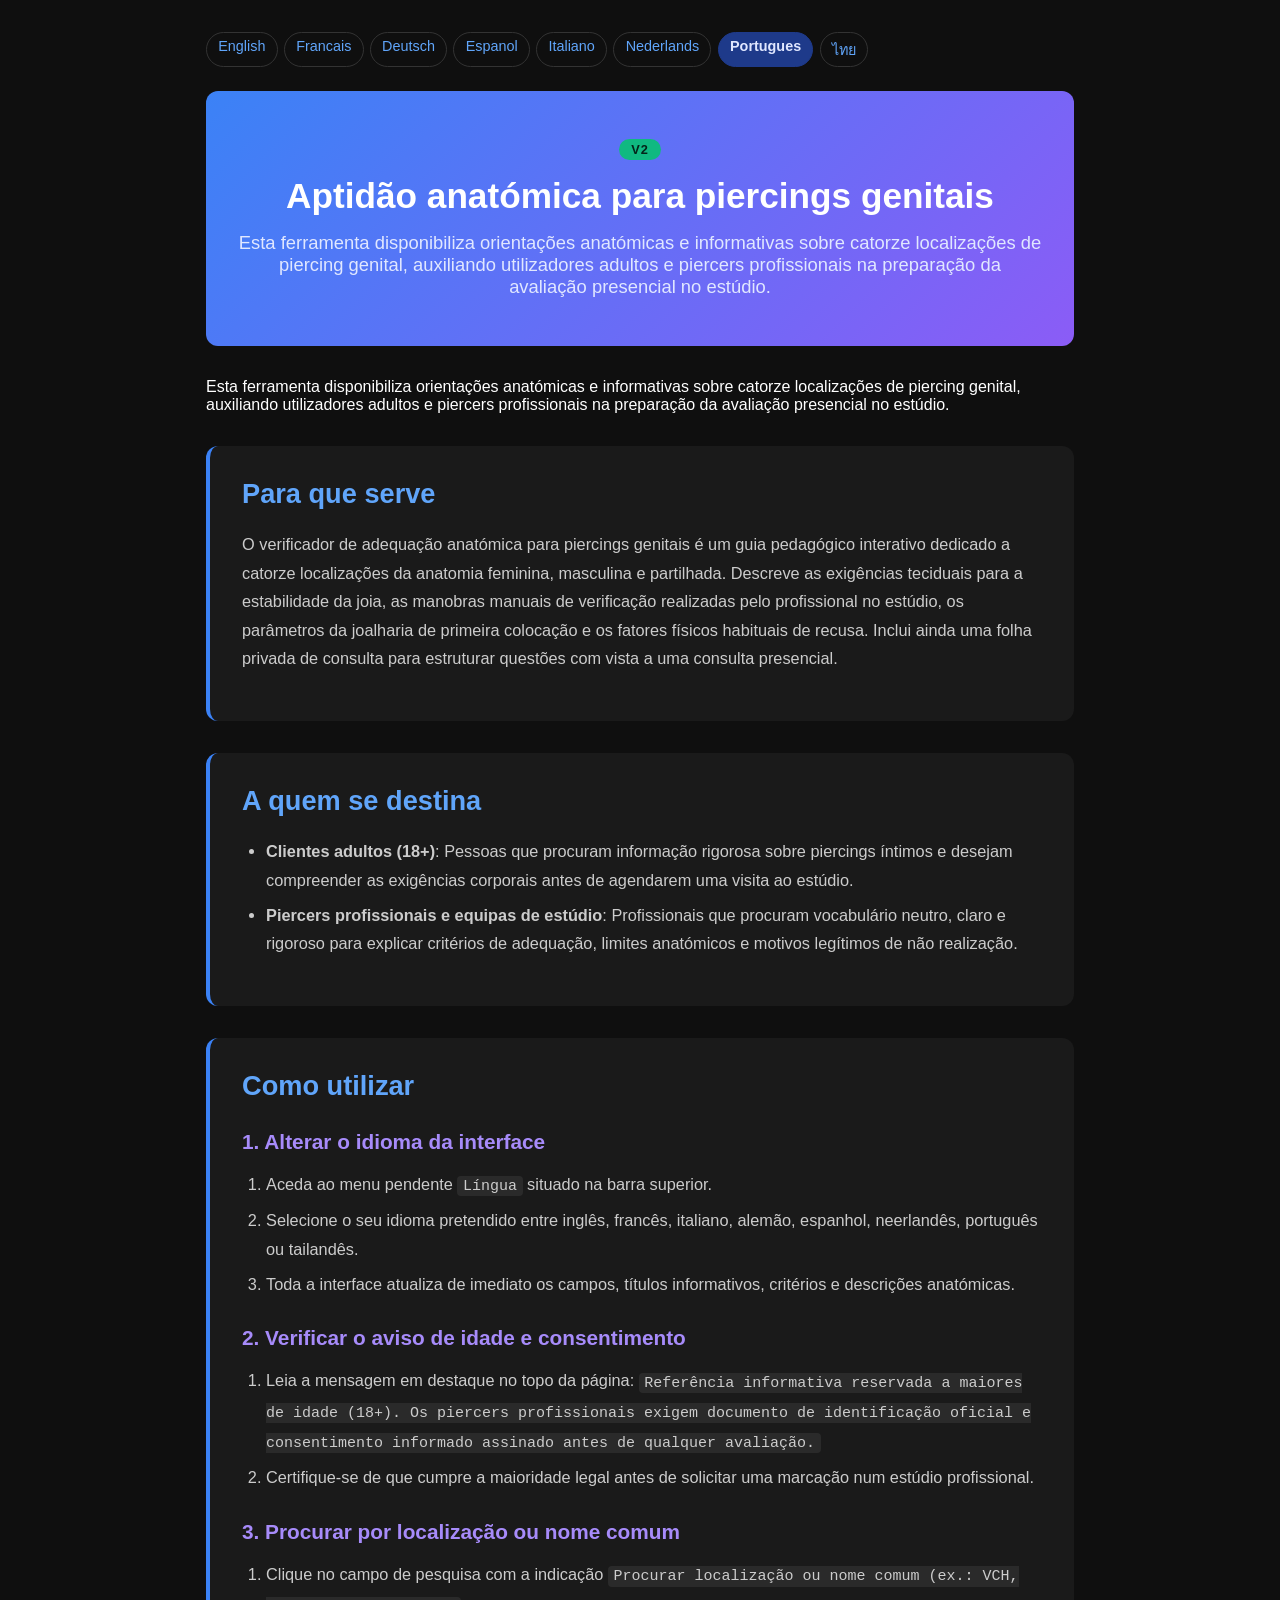
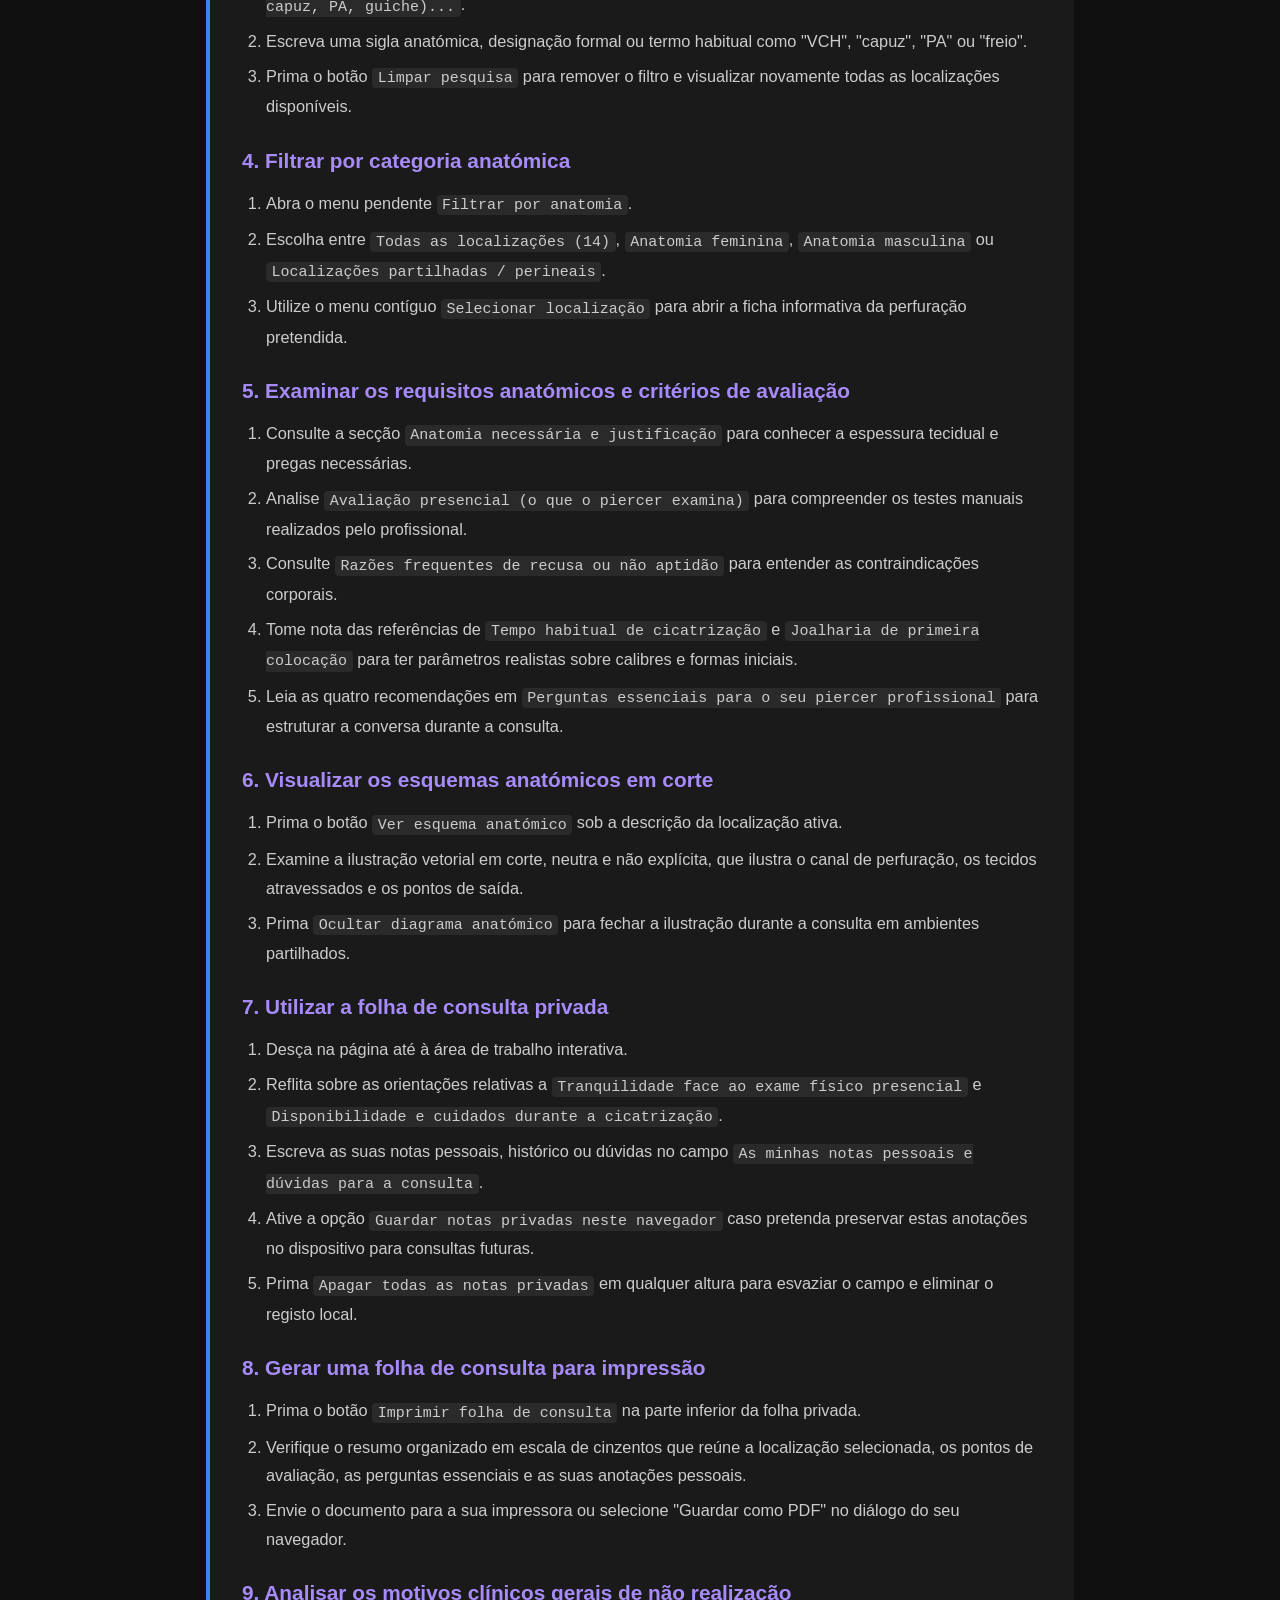
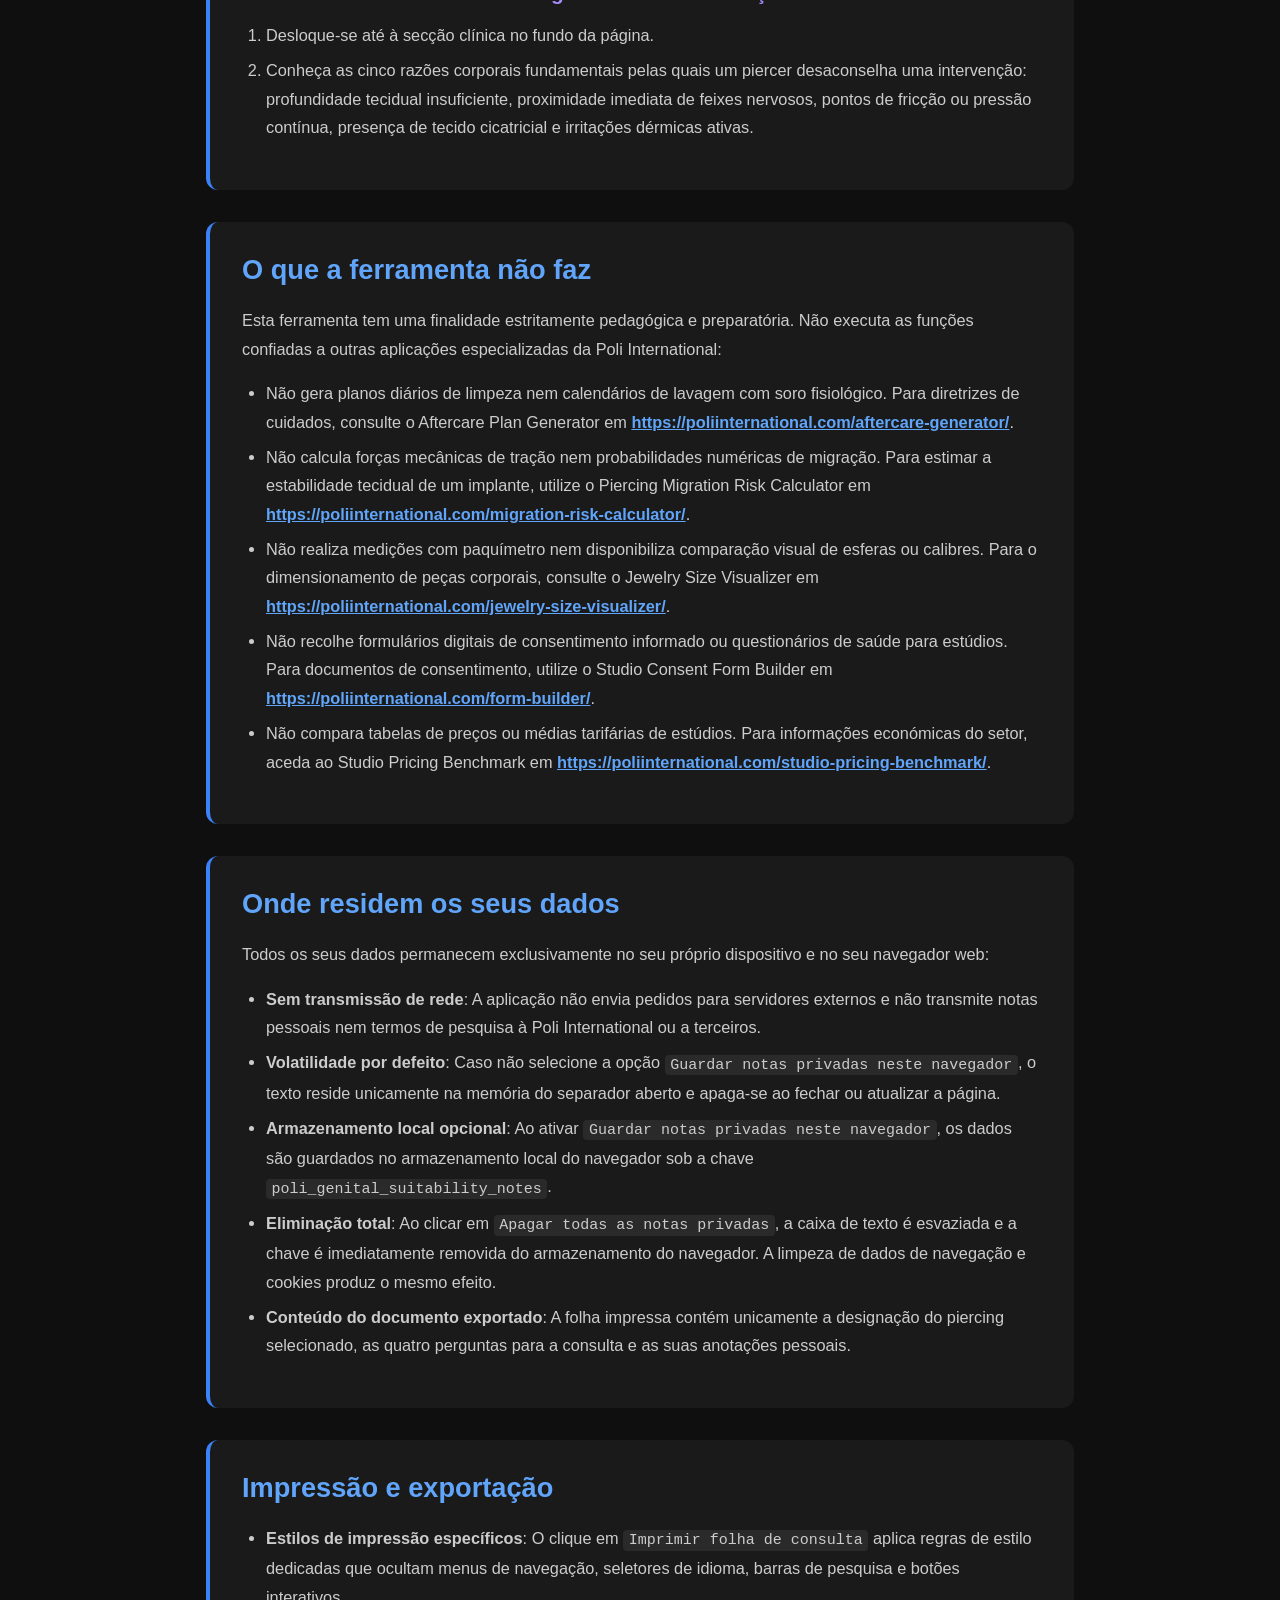
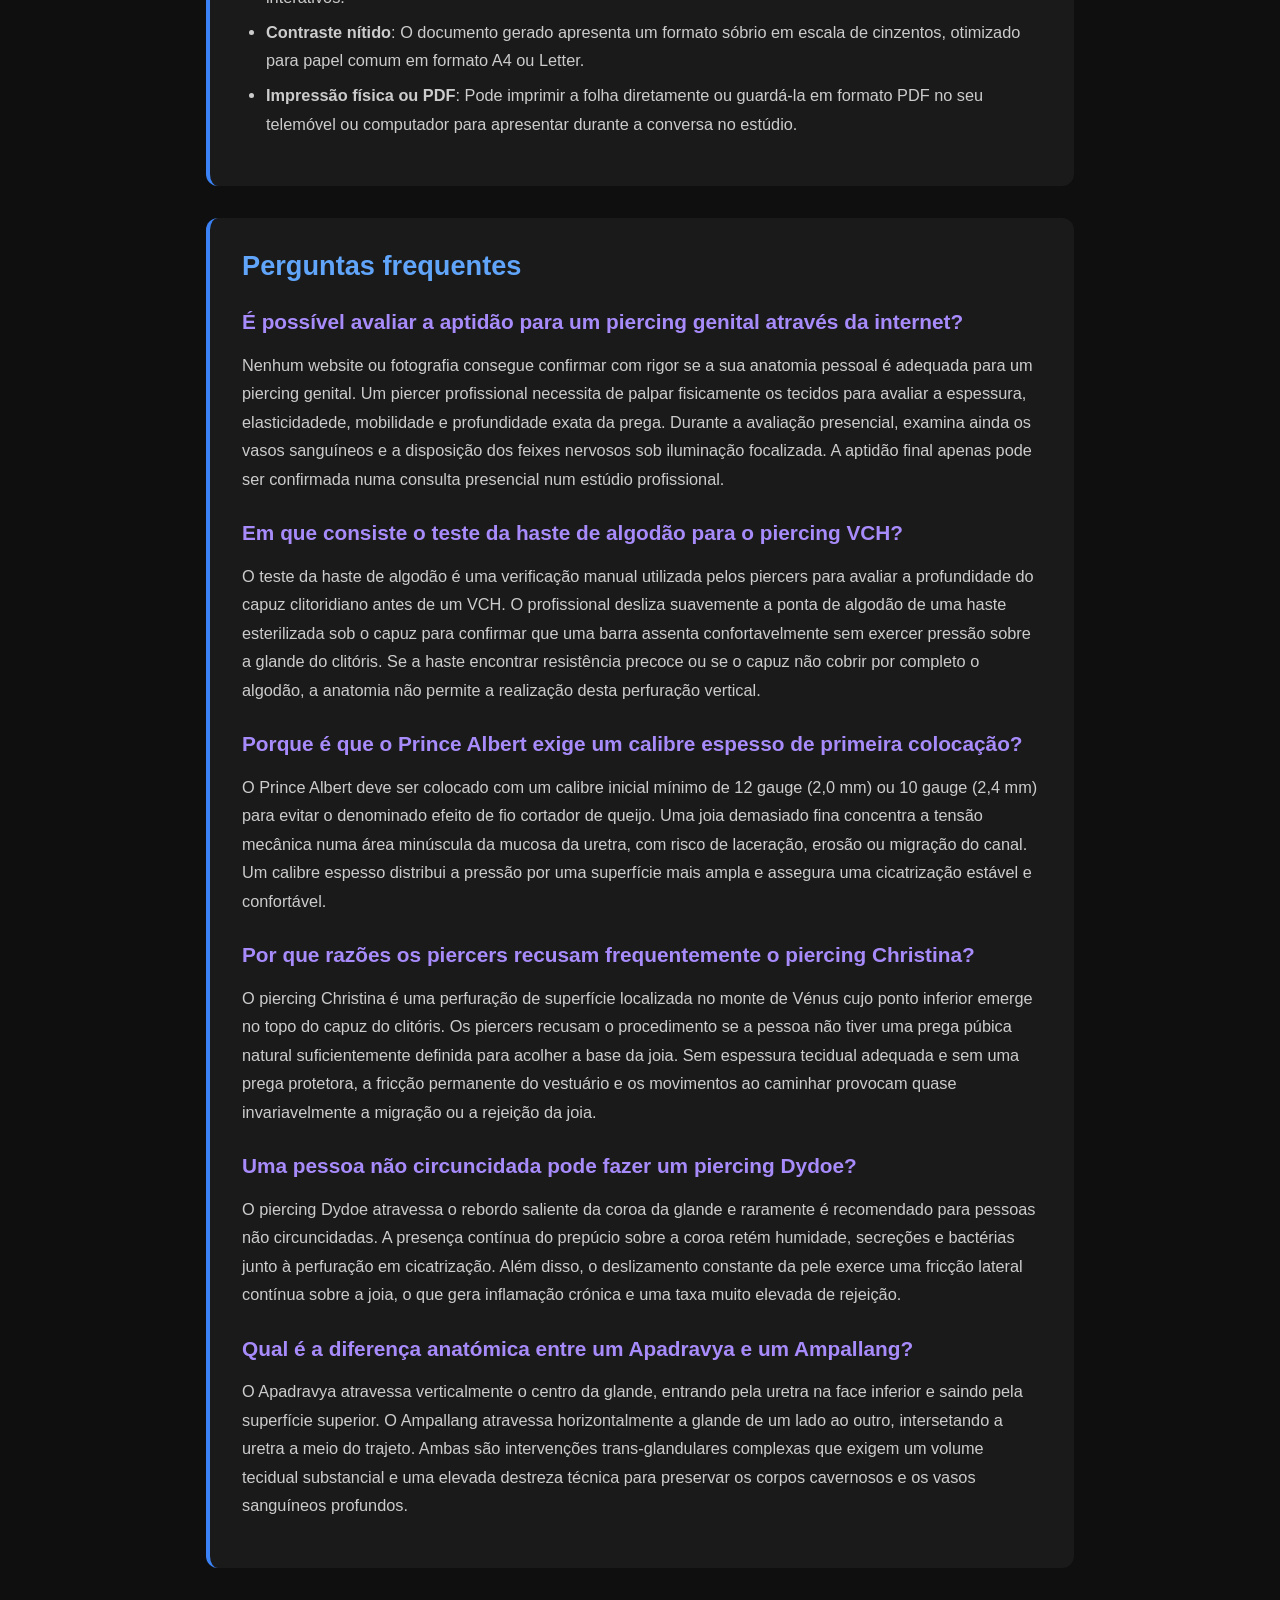
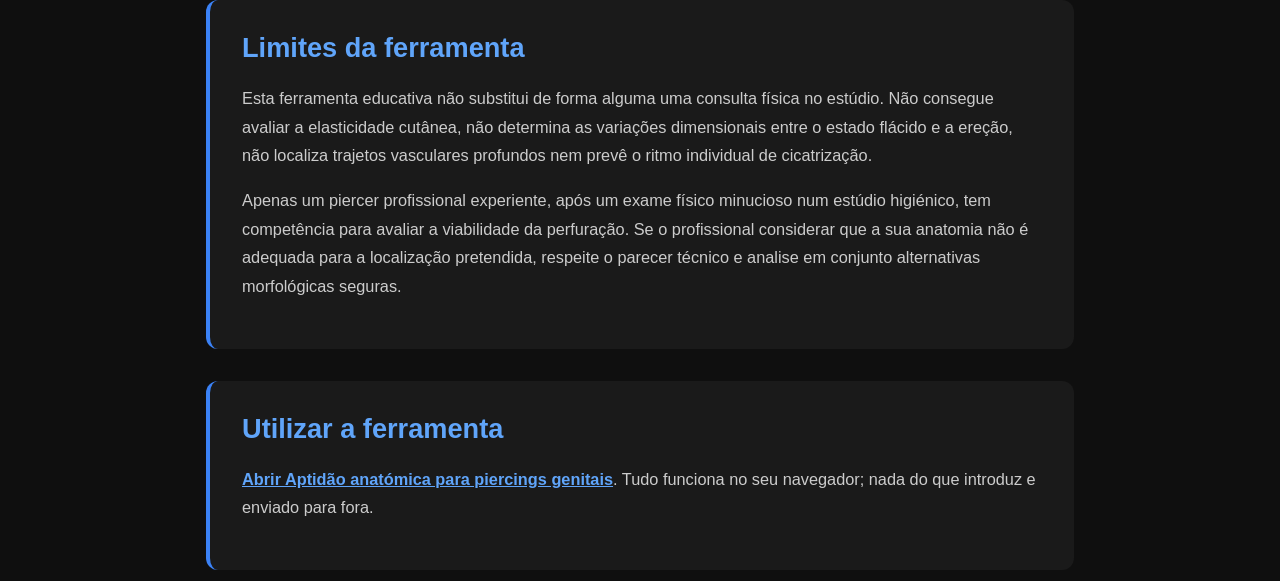
<file: documentation-pt.html>
<!DOCTYPE html>
<html lang="pt">
<head><meta name="robots" content="noindex,nofollow">
    <meta charset="UTF-8">
    <meta name="viewport" content="width=device-width, initial-scale=1.0">
    <title>Aptidão anatómica para piercings genitais Documentacao | Poli International</title>
    <meta name="description" content="Esta ferramenta disponibiliza orientações anatómicas e informativas sobre catorze localizações de piercing genital, auxiliando utilizadores adultos e piercers profissionais na preparação da avaliação presencial no estúdio.">
    <link rel="canonical" href="https://poliinternational.com/genital-piercing-suitability/">
    <style>
        body { background: #0f0f0f; color: #fff; font-family: -apple-system, BlinkMacSystemFont, "Segoe UI", Roboto, sans-serif; margin: 0; padding: 0; }
        body.in-iframe .doc-hero h1 { display: none; }
        * { box-sizing: border-box; }
        .entry-content { max-width: 900px; margin: 0 auto; padding: 2rem 1rem; }
        .doc-hero { background: linear-gradient(135deg, #3B82F6, #8B5CF6); padding: 3rem 2rem; text-align: center; border-radius: 0.75rem; margin-bottom: 2rem; }
        .doc-hero h1 { font-size: 2.2rem; margin: 0 0 1rem; font-weight: 700; }
        .doc-hero p { font-size: 1.15rem; color: #E0E7FF; margin: 0; }
        .doc-hero .v2 { display: inline-block; margin-bottom: 1rem; padding: 0.2rem 0.75rem; border-radius: 999px; background: #10B981; color: #04241a; font-weight: 800; font-size: 0.8rem; letter-spacing: 0.08em; }
        .doc-section { margin: 2rem 0; padding: 2rem; background: #1a1a1a; border-radius: 0.75rem; border-left: 4px solid #3B82F6; }
        .doc-section h2 { color: #60A5FA; font-size: 1.7rem; margin: 0 0 1.25rem; font-weight: 600; }
        .doc-section h3 { color: #A78BFA; font-size: 1.3rem; margin: 1.75rem 0 0.75rem; font-weight: 600; }
        .doc-section p, .doc-section li { color: #ccc; line-height: 1.75; font-size: 1.02rem; }
        .doc-section ul, .doc-section ol { padding-left: 1.5rem; }
        .doc-section li { margin: 0.4rem 0; }
        .doc-section code { background: #2a2a2a; padding: 0.1rem 0.35rem; border-radius: 0.25rem; font-size: 0.92em; }
        .doc-section a { color: #60A5FA; font-weight: 600; }
        .highlight-box { background: linear-gradient(135deg, #1E3A8A, #4C1D95); padding: 1.25rem 1.5rem; border-radius: 0.5rem; margin: 1.5rem 0; border-left: 4px solid #10B981; }
        .highlight-box p { color: #E0E7FF; margin: 0; }
        table { width: 100%; border-collapse: collapse; margin: 1.5rem 0; }
        th, td { padding: 0.75rem; text-align: left; border: 1px solid #333; vertical-align: top; }
        th { background: #2a2a2a; color: #60A5FA; }
        td { color: #ccc; }
        .doc-langs { display: flex; flex-wrap: wrap; gap: 0.4rem; margin: 0 0 1.5rem; font-size: 0.9rem; }
        .doc-langs a, .doc-langs span { padding: 0.3rem 0.7rem; border-radius: 999px; border: 1px solid #333; text-decoration: none; }
        .doc-langs a { color: #60A5FA; }
        .doc-langs span { background: #1E3A8A; color: #E0E7FF; border-color: #1E3A8A; font-weight: 700; }
    </style>
</head>
<body>
<script>if (window.self !== window.top) document.body.classList.add('in-iframe');</script>
    <div class="entry-content">
        <nav class="doc-langs" aria-label="Documentation language"><a lang="en" href="documentation.html">English</a><a lang="fr" href="documentation-fr.html">Francais</a><a lang="de" href="documentation-de.html">Deutsch</a><a lang="es" href="documentation-es.html">Espanol</a><a lang="it" href="documentation-it.html">Italiano</a><a lang="nl" href="documentation-nl.html">Nederlands</a><span lang="pt">Portugues</span><a lang="th" href="documentation-th.html">ไทย</a></nav>
        <div class="doc-hero">
            <span class="v2">V2</span>
            <h1>Aptidão anatómica para piercings genitais</h1>
            <p>Esta ferramenta disponibiliza orientações anatómicas e informativas sobre catorze localizações de piercing genital, auxiliando utilizadores adultos e piercers profissionais na preparação da avaliação presencial no estúdio.</p>
        </div>
        <p>Esta ferramenta disponibiliza orientações anatómicas e informativas sobre catorze localizações de piercing genital, auxiliando utilizadores adultos e piercers profissionais na preparação da avaliação presencial no estúdio.</p>
        <div class="doc-section">
        <h2>Para que serve</h2>
        <p>O verificador de adequação anatómica para piercings genitais é um guia pedagógico interativo dedicado a catorze localizações da anatomia feminina, masculina e partilhada. Descreve as exigências teciduais para a estabilidade da joia, as manobras manuais de verificação realizadas pelo profissional no estúdio, os parâmetros da joalharia de primeira colocação e os fatores físicos habituais de recusa. Inclui ainda uma folha privada de consulta para estruturar questões com vista a uma consulta presencial.</p>
        </div>
        <div class="doc-section">
        <h2>A quem se destina</h2>
        <ul>
        <li><strong>Clientes adultos (18+)</strong>: Pessoas que procuram informação rigorosa sobre piercings íntimos e desejam compreender as exigências corporais antes de agendarem uma visita ao estúdio.</li>
        <li><strong>Piercers profissionais e equipas de estúdio</strong>: Profissionais que procuram vocabulário neutro, claro e rigoroso para explicar critérios de adequação, limites anatómicos e motivos legítimos de não realização.</li>
        </ul>
        </div>
        <div class="doc-section">
        <h2>Como utilizar</h2>
        <h3>1. Alterar o idioma da interface</h3>
        <ol>
        <li>Aceda ao menu pendente <code>Língua</code> situado na barra superior.</li>
        <li>Selecione o seu idioma pretendido entre inglês, francês, italiano, alemão, espanhol, neerlandês, português ou tailandês.</li>
        <li>Toda a interface atualiza de imediato os campos, títulos informativos, critérios e descrições anatómicas.</li>
        </ol>
        <h3>2. Verificar o aviso de idade e consentimento</h3>
        <ol>
        <li>Leia a mensagem em destaque no topo da página: <code>Referência informativa reservada a maiores de idade (18+). Os piercers profissionais exigem documento de identificação oficial e consentimento informado assinado antes de qualquer avaliação.</code></li>
        <li>Certifique-se de que cumpre a maioridade legal antes de solicitar uma marcação num estúdio profissional.</li>
        </ol>
        <h3>3. Procurar por localização ou nome comum</h3>
        <ol>
        <li>Clique no campo de pesquisa com a indicação <code>Procurar localização ou nome comum (ex.: VCH, capuz, PA, guiche)...</code>.</li>
        <li>Escreva uma sigla anatómica, designação formal ou termo habitual como "VCH", "capuz", "PA" ou "freio".</li>
        <li>Prima o botão <code>Limpar pesquisa</code> para remover o filtro e visualizar novamente todas as localizações disponíveis.</li>
        </ol>
        <h3>4. Filtrar por categoria anatómica</h3>
        <ol>
        <li>Abra o menu pendente <code>Filtrar por anatomia</code>.</li>
        <li>Escolha entre <code>Todas as localizações (14)</code>, <code>Anatomia feminina</code>, <code>Anatomia masculina</code> ou <code>Localizações partilhadas / perineais</code>.</li>
        <li>Utilize o menu contíguo <code>Selecionar localização</code> para abrir a ficha informativa da perfuração pretendida.</li>
        </ol>
        <h3>5. Examinar os requisitos anatómicos e critérios de avaliação</h3>
        <ol>
        <li>Consulte a secção <code>Anatomia necessária e justificação</code> para conhecer a espessura tecidual e pregas necessárias.</li>
        <li>Analise <code>Avaliação presencial (o que o piercer examina)</code> para compreender os testes manuais realizados pelo profissional.</li>
        <li>Consulte <code>Razões frequentes de recusa ou não aptidão</code> para entender as contraindicações corporais.</li>
        <li>Tome nota das referências de <code>Tempo habitual de cicatrização</code> e <code>Joalharia de primeira colocação</code> para ter parâmetros realistas sobre calibres e formas iniciais.</li>
        <li>Leia as quatro recomendações em <code>Perguntas essenciais para o seu piercer profissional</code> para estruturar a conversa durante a consulta.</li>
        </ol>
        <h3>6. Visualizar os esquemas anatómicos em corte</h3>
        <ol>
        <li>Prima o botão <code>Ver esquema anatómico</code> sob a descrição da localização ativa.</li>
        <li>Examine a ilustração vetorial em corte, neutra e não explícita, que ilustra o canal de perfuração, os tecidos atravessados e os pontos de saída.</li>
        <li>Prima <code>Ocultar diagrama anatómico</code> para fechar a ilustração durante a consulta em ambientes partilhados.</li>
        </ol>
        <h3>7. Utilizar a folha de consulta privada</h3>
        <ol>
        <li>Desça na página até à área de trabalho interativa.</li>
        <li>Reflita sobre as orientações relativas a <code>Tranquilidade face ao exame físico presencial</code> e <code>Disponibilidade e cuidados durante a cicatrização</code>.</li>
        <li>Escreva as suas notas pessoais, histórico ou dúvidas no campo <code>As minhas notas pessoais e dúvidas para a consulta</code>.</li>
        <li>Ative a opção <code>Guardar notas privadas neste navegador</code> caso pretenda preservar estas anotações no dispositivo para consultas futuras.</li>
        <li>Prima <code>Apagar todas as notas privadas</code> em qualquer altura para esvaziar o campo e eliminar o registo local.</li>
        </ol>
        <h3>8. Gerar uma folha de consulta para impressão</h3>
        <ol>
        <li>Prima o botão <code>Imprimir folha de consulta</code> na parte inferior da folha privada.</li>
        <li>Verifique o resumo organizado em escala de cinzentos que reúne a localização selecionada, os pontos de avaliação, as perguntas essenciais e as suas anotações pessoais.</li>
        <li>Envie o documento para a sua impressora ou selecione "Guardar como PDF" no diálogo do seu navegador.</li>
        </ol>
        <h3>9. Analisar os motivos clínicos gerais de não realização</h3>
        <ol>
        <li>Desloque-se até à secção clínica no fundo da página.</li>
        <li>Conheça as cinco razões corporais fundamentais pelas quais um piercer desaconselha uma intervenção: profundidade tecidual insuficiente, proximidade imediata de feixes nervosos, pontos de fricção ou pressão contínua, presença de tecido cicatricial e irritações dérmicas ativas.</li>
        </ol>
        </div>
        <div class="doc-section">
        <h2>O que a ferramenta não faz</h2>
        <p>Esta ferramenta tem uma finalidade estritamente pedagógica e preparatória. Não executa as funções confiadas a outras aplicações especializadas da Poli International:</p>
        <ul>
        <li>Não gera planos diários de limpeza nem calendários de lavagem com soro fisiológico. Para diretrizes de cuidados, consulte o Aftercare Plan Generator em <a href="https://poliinternational.com/aftercare-generator/" target="_top">https://poliinternational.com/aftercare-generator/</a>.</li>
        <li>Não calcula forças mecânicas de tração nem probabilidades numéricas de migração. Para estimar a estabilidade tecidual de um implante, utilize o Piercing Migration Risk Calculator em <a href="https://poliinternational.com/migration-risk-calculator/" target="_top">https://poliinternational.com/migration-risk-calculator/</a>.</li>
        <li>Não realiza medições com paquímetro nem disponibiliza comparação visual de esferas ou calibres. Para o dimensionamento de peças corporais, consulte o Jewelry Size Visualizer em <a href="https://poliinternational.com/jewelry-size-visualizer/" target="_top">https://poliinternational.com/jewelry-size-visualizer/</a>.</li>
        <li>Não recolhe formulários digitais de consentimento informado ou questionários de saúde para estúdios. Para documentos de consentimento, utilize o Studio Consent Form Builder em <a href="https://poliinternational.com/form-builder/" target="_top">https://poliinternational.com/form-builder/</a>.</li>
        <li>Não compara tabelas de preços ou médias tarifárias de estúdios. Para informações económicas do setor, aceda ao Studio Pricing Benchmark em <a href="https://poliinternational.com/studio-pricing-benchmark/" target="_top">https://poliinternational.com/studio-pricing-benchmark/</a>.</li>
        </ul>
        </div>
        <div class="doc-section">
        <h2>Onde residem os seus dados</h2>
        <p>Todos os seus dados permanecem exclusivamente no seu próprio dispositivo e no seu navegador web:</p>
        <ul>
        <li><strong>Sem transmissão de rede</strong>: A aplicação não envia pedidos para servidores externos e não transmite notas pessoais nem termos de pesquisa à Poli International ou a terceiros.</li>
        <li><strong>Volatilidade por defeito</strong>: Caso não selecione a opção <code>Guardar notas privadas neste navegador</code>, o texto reside unicamente na memória do separador aberto e apaga-se ao fechar ou atualizar a página.</li>
        <li><strong>Armazenamento local opcional</strong>: Ao ativar <code>Guardar notas privadas neste navegador</code>, os dados são guardados no armazenamento local do navegador sob a chave <code>poli_genital_suitability_notes</code>.</li>
        <li><strong>Eliminação total</strong>: Ao clicar em <code>Apagar todas as notas privadas</code>, a caixa de texto é esvaziada e a chave é imediatamente removida do armazenamento do navegador. A limpeza de dados de navegação e cookies produz o mesmo efeito.</li>
        <li><strong>Conteúdo do documento exportado</strong>: A folha impressa contém unicamente a designação do piercing selecionado, as quatro perguntas para a consulta e as suas anotações pessoais.</li>
        </ul>
        </div>
        <div class="doc-section">
        <h2>Impressão e exportação</h2>
        <ul>
        <li><strong>Estilos de impressão específicos</strong>: O clique em <code>Imprimir folha de consulta</code> aplica regras de estilo dedicadas que ocultam menus de navegação, seletores de idioma, barras de pesquisa e botões interativos.</li>
        <li><strong>Contraste nítido</strong>: O documento gerado apresenta um formato sóbrio em escala de cinzentos, otimizado para papel comum em formato A4 ou Letter.</li>
        <li><strong>Impressão física ou PDF</strong>: Pode imprimir a folha diretamente ou guardá-la em formato PDF no seu telemóvel ou computador para apresentar durante a conversa no estúdio.</li>
        </ul>
        </div>
        <div class="doc-section">
        <h2>Perguntas frequentes</h2>
        <h3>É possível avaliar a aptidão para um piercing genital através da internet?</h3>
        <p>Nenhum website ou fotografia consegue confirmar com rigor se a sua anatomia pessoal é adequada para um piercing genital. Um piercer profissional necessita de palpar fisicamente os tecidos para avaliar a espessura, elasticidadede, mobilidade e profundidade exata da prega. Durante a avaliação presencial, examina ainda os vasos sanguíneos e a disposição dos feixes nervosos sob iluminação focalizada. A aptidão final apenas pode ser confirmada numa consulta presencial num estúdio profissional.</p>
        <h3>Em que consiste o teste da haste de algodão para o piercing VCH?</h3>
        <p>O teste da haste de algodão é uma verificação manual utilizada pelos piercers para avaliar a profundidade do capuz clitoridiano antes de um VCH. O profissional desliza suavemente a ponta de algodão de uma haste esterilizada sob o capuz para confirmar que uma barra assenta confortavelmente sem exercer pressão sobre a glande do clitóris. Se a haste encontrar resistência precoce ou se o capuz não cobrir por completo o algodão, a anatomia não permite a realização desta perfuração vertical.</p>
        <h3>Porque é que o Prince Albert exige um calibre espesso de primeira colocação?</h3>
        <p>O Prince Albert deve ser colocado com um calibre inicial mínimo de 12 gauge (2,0 mm) ou 10 gauge (2,4 mm) para evitar o denominado efeito de fio cortador de queijo. Uma joia demasiado fina concentra a tensão mecânica numa área minúscula da mucosa da uretra, com risco de laceração, erosão ou migração do canal. Um calibre espesso distribui a pressão por uma superfície mais ampla e assegura uma cicatrização estável e confortável.</p>
        <h3>Por que razões os piercers recusam frequentemente o piercing Christina?</h3>
        <p>O piercing Christina é uma perfuração de superfície localizada no monte de Vénus cujo ponto inferior emerge no topo do capuz do clitóris. Os piercers recusam o procedimento se a pessoa não tiver uma prega púbica natural suficientemente definida para acolher a base da joia. Sem espessura tecidual adequada e sem uma prega protetora, a fricção permanente do vestuário e os movimentos ao caminhar provocam quase invariavelmente a migração ou a rejeição da joia.</p>
        <h3>Uma pessoa não circuncidada pode fazer um piercing Dydoe?</h3>
        <p>O piercing Dydoe atravessa o rebordo saliente da coroa da glande e raramente é recomendado para pessoas não circuncidadas. A presença contínua do prepúcio sobre a coroa retém humidade, secreções e bactérias junto à perfuração em cicatrização. Além disso, o deslizamento constante da pele exerce uma fricção lateral contínua sobre a joia, o que gera inflamação crónica e uma taxa muito elevada de rejeição.</p>
        <h3>Qual é a diferença anatómica entre um Apadravya e um Ampallang?</h3>
        <p>O Apadravya atravessa verticalmente o centro da glande, entrando pela uretra na face inferior e saindo pela superfície superior. O Ampallang atravessa horizontalmente a glande de um lado ao outro, intersetando a uretra a meio do trajeto. Ambas são intervenções trans-glandulares complexas que exigem um volume tecidual substancial e uma elevada destreza técnica para preservar os corpos cavernosos e os vasos sanguíneos profundos.</p>
        </div>
        <div class="doc-section">
        <h2>Limites da ferramenta</h2>
        <p>Esta ferramenta educativa não substitui de forma alguma uma consulta física no estúdio. Não consegue avaliar a elasticidade cutânea, não determina as variações dimensionais entre o estado flácido e a ereção, não localiza trajetos vasculares profundos nem prevê o ritmo individual de cicatrização.</p>
        <p>Apenas um piercer profissional experiente, após um exame físico minucioso num estúdio higiénico, tem competência para avaliar a viabilidade da perfuração. Se o profissional considerar que a sua anatomia não é adequada para a localização pretendida, respeite o parecer técnico e analise em conjunto alternativas morfológicas seguras.</p>
        </div>
        <div class="doc-section">
            <h2>Utilizar a ferramenta</h2>
            <p><a href="https://poliinternational.com/genital-piercing-suitability/" target="_top">Abrir Aptidão anatómica para piercings genitais</a>. Tudo funciona no seu navegador; nada do que introduz e enviado para fora.</p>
        </div>
    </div>
</body>
</html>
</file>
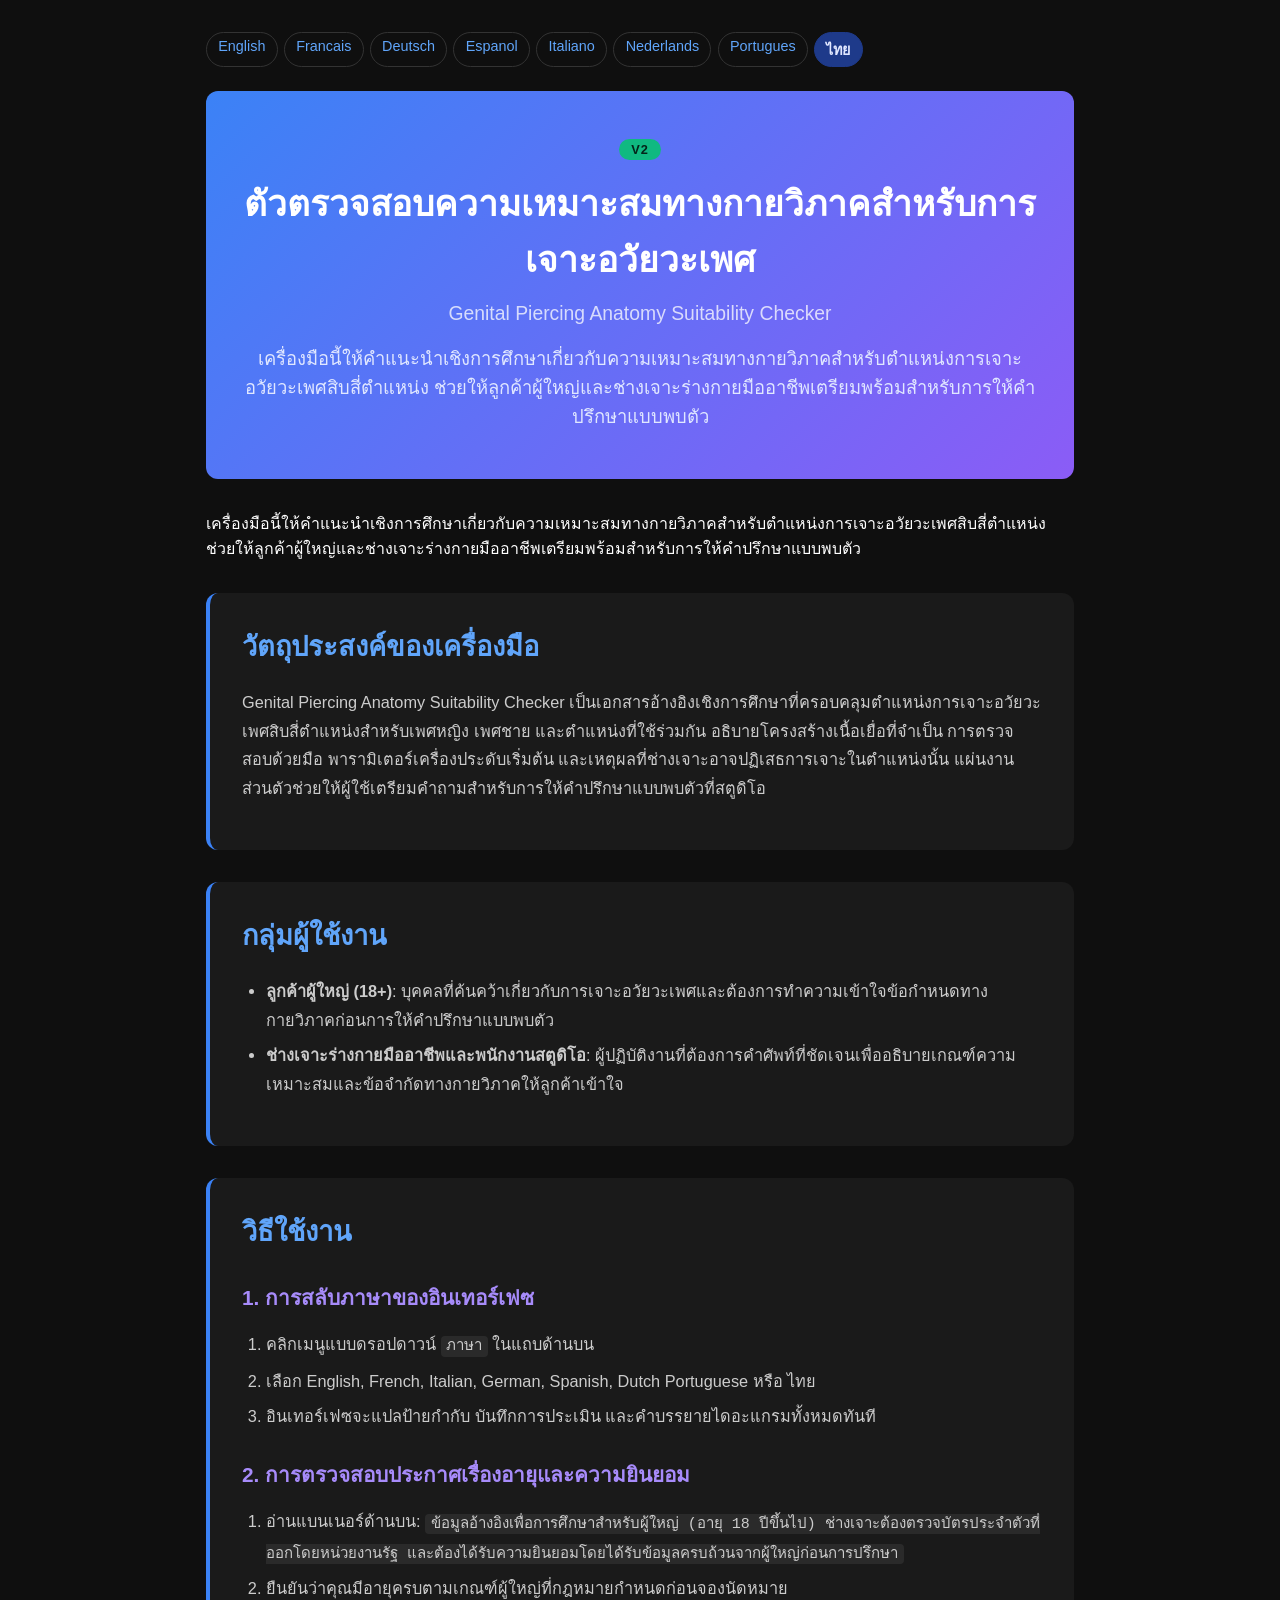
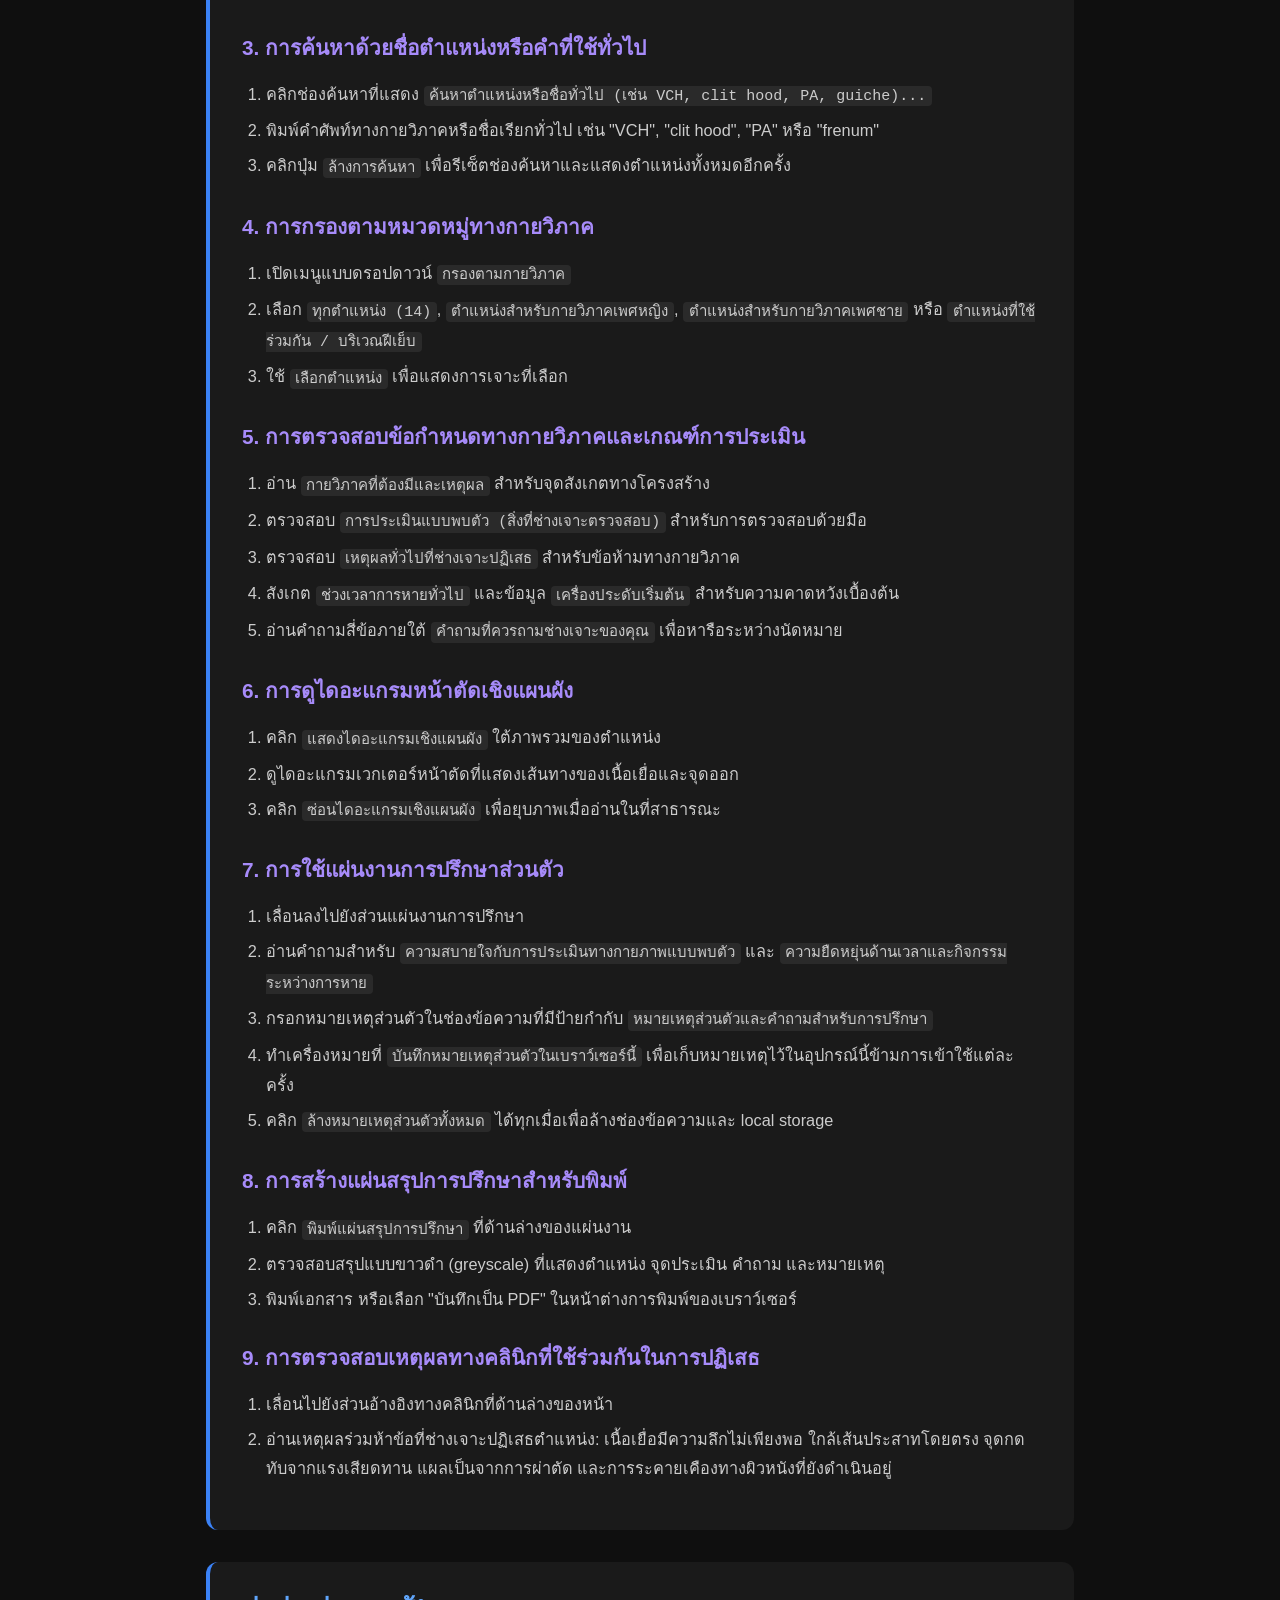
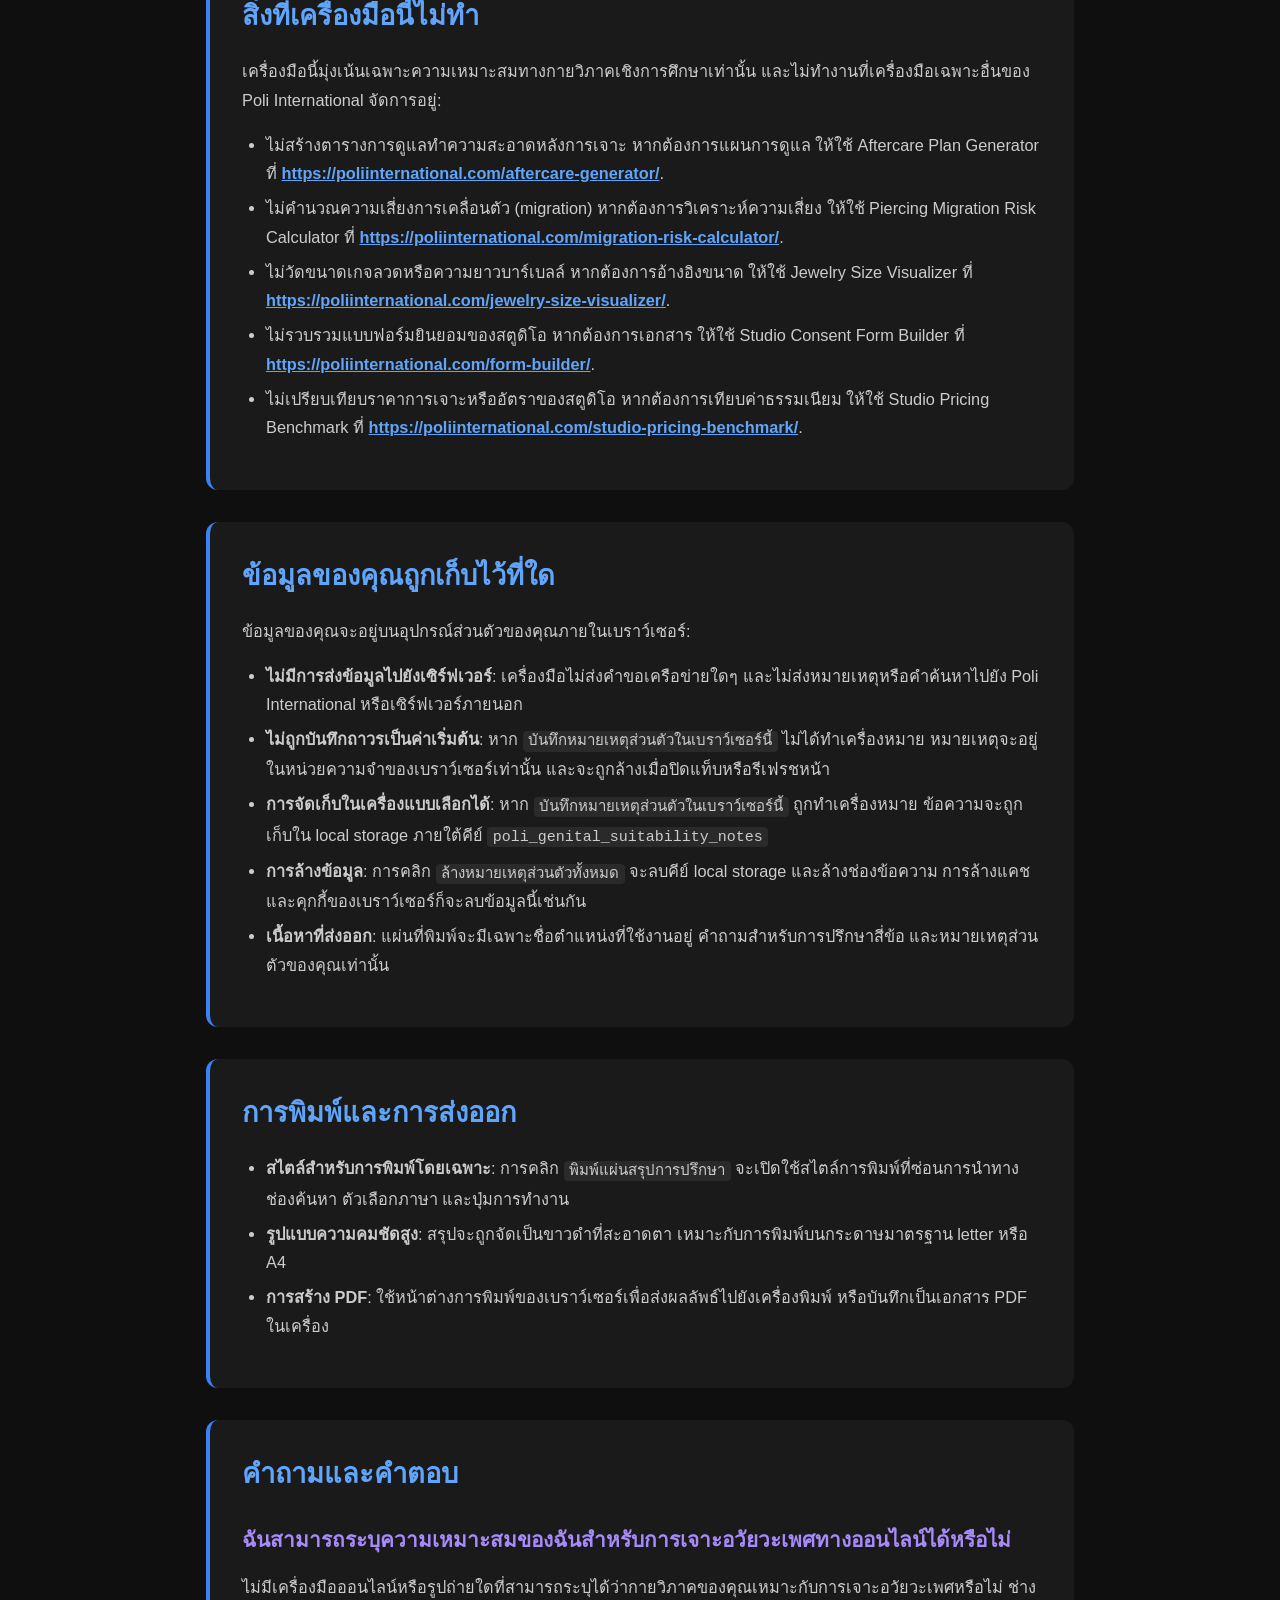
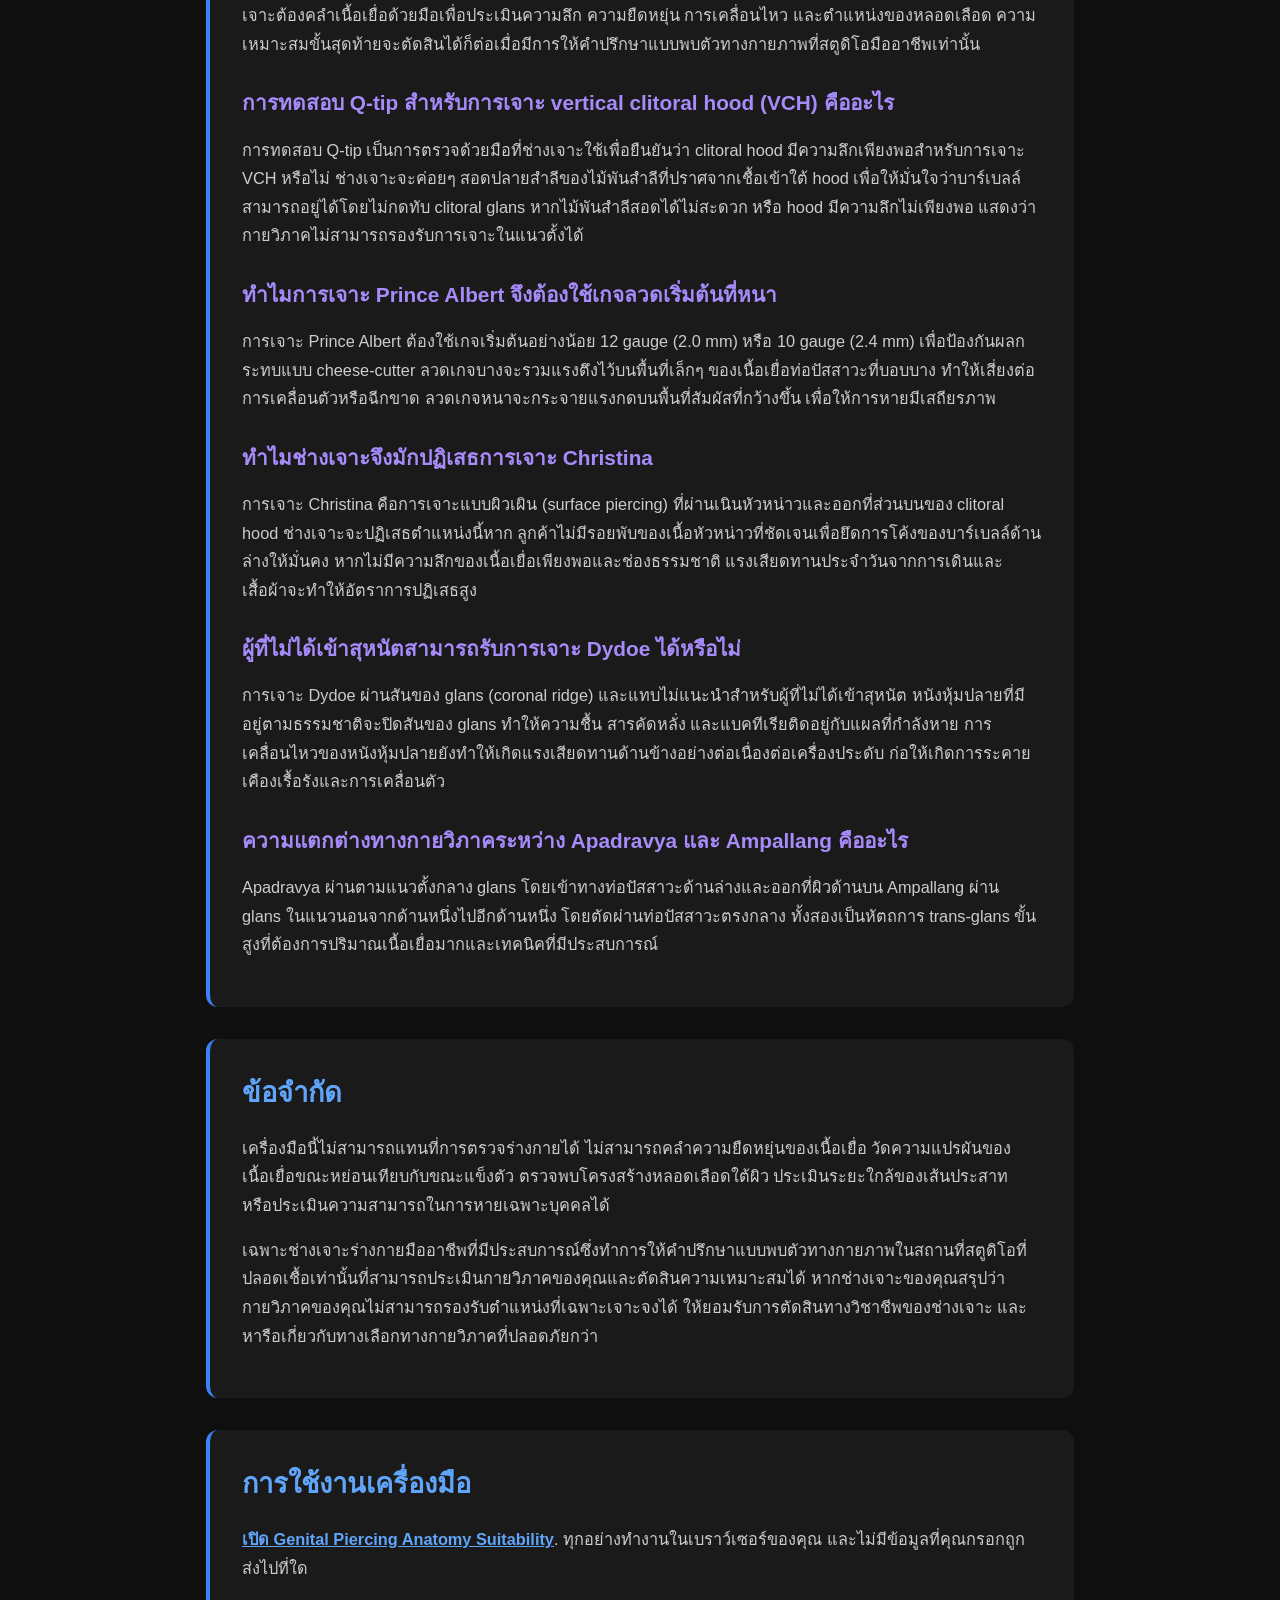
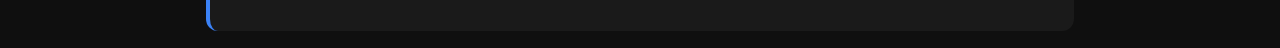
<file: documentation-th.html>
<!DOCTYPE html>
<html lang="th">
<head><meta name="robots" content="noindex,nofollow">
    <meta charset="UTF-8">
    <meta name="viewport" content="width=device-width, initial-scale=1.0">
    <title>Genital Piercing Anatomy Suitability เอกสารประกอบการใช้งาน | Poli International</title>
    <meta name="description" content="เครื่องมือนี้ให้คำแนะนำเชิงการศึกษาเกี่ยวกับความเหมาะสมทางกายวิภาคสำหรับตำแหน่งการเจาะอวัยวะเพศสิบสี่ตำแหน่ง ช่วยให้ลูกค้าผู้ใหญ่และช่างเจาะร่างกายมืออาชีพเตรียมพร้อมสำหรับการให้คำปรึกษาแบบพบตัว">
    <link rel="canonical" href="https://poliinternational.com/genital-piercing-suitability/">
    <style>
        body { background: #0f0f0f; color: #fff; font-family: -apple-system, BlinkMacSystemFont, "Segoe UI", Roboto, sans-serif; margin: 0; padding: 0; }
        body.in-iframe .doc-hero h1 { display: none; }
        * { box-sizing: border-box; }
        .entry-content { max-width: 900px; margin: 0 auto; padding: 2rem 1rem; }
        .doc-hero { background: linear-gradient(135deg, #3B82F6, #8B5CF6); padding: 3rem 2rem; text-align: center; border-radius: 0.75rem; margin-bottom: 2rem; }
        .doc-hero h1 { font-size: 2.2rem; margin: 0 0 1rem; font-weight: 700; }
        .doc-hero p { font-size: 1.15rem; color: #E0E7FF; margin: 0; }
        .doc-hero .v2 { display: inline-block; margin-bottom: 1rem; padding: 0.2rem 0.75rem; border-radius: 999px; background: #10B981; color: #04241a; font-weight: 800; font-size: 0.8rem; letter-spacing: 0.08em; }
        .doc-section { margin: 2rem 0; padding: 2rem; background: #1a1a1a; border-radius: 0.75rem; border-left: 4px solid #3B82F6; }
        .doc-section h2 { color: #60A5FA; font-size: 1.7rem; margin: 0 0 1.25rem; font-weight: 600; }
        .doc-section h3 { color: #A78BFA; font-size: 1.3rem; margin: 1.75rem 0 0.75rem; font-weight: 600; }
        .doc-section p, .doc-section li { color: #ccc; line-height: 1.75; font-size: 1.02rem; }
        .doc-section ul, .doc-section ol { padding-left: 1.5rem; }
        .doc-section li { margin: 0.4rem 0; }
        .doc-section code { background: #2a2a2a; padding: 0.1rem 0.35rem; border-radius: 0.25rem; font-size: 0.92em; }
        .doc-section a { color: #60A5FA; font-weight: 600; }
        .highlight-box { background: linear-gradient(135deg, #1E3A8A, #4C1D95); padding: 1.25rem 1.5rem; border-radius: 0.5rem; margin: 1.5rem 0; border-left: 4px solid #10B981; }
        .highlight-box p { color: #E0E7FF; margin: 0; }
        table { width: 100%; border-collapse: collapse; margin: 1.5rem 0; }
        th, td { padding: 0.75rem; text-align: left; border: 1px solid #333; vertical-align: top; }
        th { background: #2a2a2a; color: #60A5FA; }
        td { color: #ccc; }
        .doc-langs { display: flex; flex-wrap: wrap; gap: 0.4rem; margin: 0 0 1.5rem; font-size: 0.9rem; }
        .doc-langs a, .doc-langs span { padding: 0.3rem 0.7rem; border-radius: 999px; border: 1px solid #333; text-decoration: none; }
        .doc-langs a { color: #60A5FA; }
        .doc-langs span { background: #1E3A8A; color: #E0E7FF; border-color: #1E3A8A; font-weight: 700; }
    </style>
</head>
<body>
<script>if (window.self !== window.top) document.body.classList.add('in-iframe');</script>
    <div class="entry-content">
        <nav class="doc-langs" aria-label="ภาษาของเอกสาร"><a lang="en" href="documentation.html">English</a><a lang="fr" href="documentation-fr.html">Francais</a><a lang="de" href="documentation-de.html">Deutsch</a><a lang="es" href="documentation-es.html">Espanol</a><a lang="it" href="documentation-it.html">Italiano</a><a lang="nl" href="documentation-nl.html">Nederlands</a><a lang="pt" href="documentation-pt.html">Portugues</a><span lang="th">ไทย</span></nav>
        <div class="doc-hero">
            <span class="v2">V2</span>
            <h1>ตัวตรวจสอบความเหมาะสมทางกายวิภาคสำหรับการเจาะอวัยวะเพศ<br><small lang="en" style="font-size:0.55em;font-weight:500;opacity:0.75;">Genital Piercing Anatomy Suitability Checker</small></h1>
            <p>เครื่องมือนี้ให้คำแนะนำเชิงการศึกษาเกี่ยวกับความเหมาะสมทางกายวิภาคสำหรับตำแหน่งการเจาะอวัยวะเพศสิบสี่ตำแหน่ง ช่วยให้ลูกค้าผู้ใหญ่และช่างเจาะร่างกายมืออาชีพเตรียมพร้อมสำหรับการให้คำปรึกษาแบบพบตัว</p>
        </div>
        <p>เครื่องมือนี้ให้คำแนะนำเชิงการศึกษาเกี่ยวกับความเหมาะสมทางกายวิภาคสำหรับตำแหน่งการเจาะอวัยวะเพศสิบสี่ตำแหน่ง ช่วยให้ลูกค้าผู้ใหญ่และช่างเจาะร่างกายมืออาชีพเตรียมพร้อมสำหรับการให้คำปรึกษาแบบพบตัว</p>
        <div class="doc-section">
        <h2>วัตถุประสงค์ของเครื่องมือ</h2>
        <p>Genital Piercing Anatomy Suitability Checker เป็นเอกสารอ้างอิงเชิงการศึกษาที่ครอบคลุมตำแหน่งการเจาะอวัยวะเพศสิบสี่ตำแหน่งสำหรับเพศหญิง เพศชาย และตำแหน่งที่ใช้ร่วมกัน อธิบายโครงสร้างเนื้อเยื่อที่จำเป็น การตรวจสอบด้วยมือ พารามิเตอร์เครื่องประดับเริ่มต้น และเหตุผลที่ช่างเจาะอาจปฏิเสธการเจาะในตำแหน่งนั้น แผ่นงานส่วนตัวช่วยให้ผู้ใช้เตรียมคำถามสำหรับการให้คำปรึกษาแบบพบตัวที่สตูดิโอ</p>
        </div>
        <div class="doc-section">
        <h2>กลุ่มผู้ใช้งาน</h2>
        <ul>
        <li><strong>ลูกค้าผู้ใหญ่ (18+)</strong>: บุคคลที่ค้นคว้าเกี่ยวกับการเจาะอวัยวะเพศและต้องการทำความเข้าใจข้อกำหนดทางกายวิภาคก่อนการให้คำปรึกษาแบบพบตัว</li>
        <li><strong>ช่างเจาะร่างกายมืออาชีพและพนักงานสตูดิโอ</strong>: ผู้ปฏิบัติงานที่ต้องการคำศัพท์ที่ชัดเจนเพื่ออธิบายเกณฑ์ความเหมาะสมและข้อจำกัดทางกายวิภาคให้ลูกค้าเข้าใจ</li>
        </ul>
        </div>
        <div class="doc-section">
        <h2>วิธีใช้งาน</h2>
        <h3>1. การสลับภาษาของอินเทอร์เฟซ</h3>
        <ol>
        <li>คลิกเมนูแบบดรอปดาวน์ <code>ภาษา</code> ในแถบด้านบน</li>
        <li>เลือก English, French, Italian, German, Spanish, Dutch Portuguese หรือ ไทย</li>
        <li>อินเทอร์เฟซจะแปลป้ายกำกับ บันทึกการประเมิน และคำบรรยายไดอะแกรมทั้งหมดทันที</li>
        </ol>
        <h3>2. การตรวจสอบประกาศเรื่องอายุและความยินยอม</h3>
        <ol>
        <li>อ่านแบนเนอร์ด้านบน: <code>ข้อมูลอ้างอิงเพื่อการศึกษาสำหรับผู้ใหญ่ (อายุ 18 ปีขึ้นไป) ช่างเจาะต้องตรวจบัตรประจำตัวที่ออกโดยหน่วยงานรัฐ และต้องได้รับความยินยอมโดยได้รับข้อมูลครบถ้วนจากผู้ใหญ่ก่อนการปรึกษา</code></li>
        <li>ยืนยันว่าคุณมีอายุครบตามเกณฑ์ผู้ใหญ่ที่กฎหมายกำหนดก่อนจองนัดหมาย</li>
        </ol>
        <h3>3. การค้นหาด้วยชื่อตำแหน่งหรือคำที่ใช้ทั่วไป</h3>
        <ol>
        <li>คลิกช่องค้นหาที่แสดง <code>ค้นหาตำแหน่งหรือชื่อทั่วไป (เช่น VCH, clit hood, PA, guiche)...</code></li>
        <li>พิมพ์คำศัพท์ทางกายวิภาคหรือชื่อเรียกทั่วไป เช่น "VCH", "clit hood", "PA" หรือ "frenum"</li>
        <li>คลิกปุ่ม <code>ล้างการค้นหา</code> เพื่อรีเซ็ตช่องค้นหาและแสดงตำแหน่งทั้งหมดอีกครั้ง</li>
        </ol>
        <h3>4. การกรองตามหมวดหมู่ทางกายวิภาค</h3>
        <ol>
        <li>เปิดเมนูแบบดรอปดาวน์ <code>กรองตามกายวิภาค</code></li>
        <li>เลือก <code>ทุกตำแหน่ง (14)</code>, <code>ตำแหน่งสำหรับกายวิภาคเพศหญิง</code>, <code>ตำแหน่งสำหรับกายวิภาคเพศชาย</code> หรือ <code>ตำแหน่งที่ใช้ร่วมกัน / บริเวณฝีเย็บ</code></li>
        <li>ใช้ <code>เลือกตำแหน่ง</code> เพื่อแสดงการเจาะที่เลือก</li>
        </ol>
        <h3>5. การตรวจสอบข้อกำหนดทางกายวิภาคและเกณฑ์การประเมิน</h3>
        <ol>
        <li>อ่าน <code>กายวิภาคที่ต้องมีและเหตุผล</code> สำหรับจุดสังเกตทางโครงสร้าง</li>
        <li>ตรวจสอบ <code>การประเมินแบบพบตัว (สิ่งที่ช่างเจาะตรวจสอบ)</code> สำหรับการตรวจสอบด้วยมือ</li>
        <li>ตรวจสอบ <code>เหตุผลทั่วไปที่ช่างเจาะปฏิเสธ</code> สำหรับข้อห้ามทางกายวิภาค</li>
        <li>สังเกต <code>ช่วงเวลาการหายทั่วไป</code> และข้อมูล <code>เครื่องประดับเริ่มต้น</code> สำหรับความคาดหวังเบื้องต้น</li>
        <li>อ่านคำถามสี่ข้อภายใต้ <code>คำถามที่ควรถามช่างเจาะของคุณ</code> เพื่อหารือระหว่างนัดหมาย</li>
        </ol>
        <h3>6. การดูไดอะแกรมหน้าตัดเชิงแผนผัง</h3>
        <ol>
        <li>คลิก <code>แสดงไดอะแกรมเชิงแผนผัง</code> ใต้ภาพรวมของตำแหน่ง</li>
        <li>ดูไดอะแกรมเวกเตอร์หน้าตัดที่แสดงเส้นทางของเนื้อเยื่อและจุดออก</li>
        <li>คลิก <code>ซ่อนไดอะแกรมเชิงแผนผัง</code> เพื่อยุบภาพเมื่ออ่านในที่สาธารณะ</li>
        </ol>
        <h3>7. การใช้แผ่นงานการปรึกษาส่วนตัว</h3>
        <ol>
        <li>เลื่อนลงไปยังส่วนแผ่นงานการปรึกษา</li>
        <li>อ่านคำถามสำหรับ <code>ความสบายใจกับการประเมินทางกายภาพแบบพบตัว</code> และ <code>ความยืดหยุ่นด้านเวลาและกิจกรรมระหว่างการหาย</code></li>
        <li>กรอกหมายเหตุส่วนตัวในช่องข้อความที่มีป้ายกำกับ <code>หมายเหตุส่วนตัวและคำถามสำหรับการปรึกษา</code></li>
        <li>ทำเครื่องหมายที่ <code>บันทึกหมายเหตุส่วนตัวในเบราว์เซอร์นี้</code> เพื่อเก็บหมายเหตุไว้ในอุปกรณ์นี้ข้ามการเข้าใช้แต่ละครั้ง</li>
        <li>คลิก <code>ล้างหมายเหตุส่วนตัวทั้งหมด</code> ได้ทุกเมื่อเพื่อล้างช่องข้อความและ local storage</li>
        </ol>
        <h3>8. การสร้างแผ่นสรุปการปรึกษาสำหรับพิมพ์</h3>
        <ol>
        <li>คลิก <code>พิมพ์แผ่นสรุปการปรึกษา</code> ที่ด้านล่างของแผ่นงาน</li>
        <li>ตรวจสอบสรุปแบบขาวดำ (greyscale) ที่แสดงตำแหน่ง จุดประเมิน คำถาม และหมายเหตุ</li>
        <li>พิมพ์เอกสาร หรือเลือก "บันทึกเป็น PDF" ในหน้าต่างการพิมพ์ของเบราว์เซอร์</li>
        </ol>
        <h3>9. การตรวจสอบเหตุผลทางคลินิกที่ใช้ร่วมกันในการปฏิเสธ</h3>
        <ol>
        <li>เลื่อนไปยังส่วนอ้างอิงทางคลินิกที่ด้านล่างของหน้า</li>
        <li>อ่านเหตุผลร่วมห้าข้อที่ช่างเจาะปฏิเสธตำแหน่ง: เนื้อเยื่อมีความลึกไม่เพียงพอ ใกล้เส้นประสาทโดยตรง จุดกดทับจากแรงเสียดทาน แผลเป็นจากการผ่าตัด และการระคายเคืองทางผิวหนังที่ยังดำเนินอยู่</li>
        </ol>
        </div>
        <div class="doc-section">
        <h2>สิ่งที่เครื่องมือนี้ไม่ทำ</h2>
        <p>เครื่องมือนี้มุ่งเน้นเฉพาะความเหมาะสมทางกายวิภาคเชิงการศึกษาเท่านั้น และไม่ทำงานที่เครื่องมือเฉพาะอื่นของ Poli International จัดการอยู่:</p>
        <ul>
        <li>ไม่สร้างตารางการดูแลทำความสะอาดหลังการเจาะ หากต้องการแผนการดูแล ให้ใช้ Aftercare Plan Generator ที่ <a href="https://poliinternational.com/aftercare-generator/" target="_top">https://poliinternational.com/aftercare-generator/</a>.</li>
        <li>ไม่คำนวณความเสี่ยงการเคลื่อนตัว (migration) หากต้องการวิเคราะห์ความเสี่ยง ให้ใช้ Piercing Migration Risk Calculator ที่ <a href="https://poliinternational.com/migration-risk-calculator/" target="_top">https://poliinternational.com/migration-risk-calculator/</a>.</li>
        <li>ไม่วัดขนาดเกจลวดหรือความยาวบาร์เบลล์ หากต้องการอ้างอิงขนาด ให้ใช้ Jewelry Size Visualizer ที่ <a href="https://poliinternational.com/jewelry-size-visualizer/" target="_top">https://poliinternational.com/jewelry-size-visualizer/</a>.</li>
        <li>ไม่รวบรวมแบบฟอร์มยินยอมของสตูดิโอ หากต้องการเอกสาร ให้ใช้ Studio Consent Form Builder ที่ <a href="https://poliinternational.com/form-builder/" target="_top">https://poliinternational.com/form-builder/</a>.</li>
        <li>ไม่เปรียบเทียบราคาการเจาะหรืออัตราของสตูดิโอ หากต้องการเทียบค่าธรรมเนียม ให้ใช้ Studio Pricing Benchmark ที่ <a href="https://poliinternational.com/studio-pricing-benchmark/" target="_top">https://poliinternational.com/studio-pricing-benchmark/</a>.</li>
        </ul>
        </div>
        <div class="doc-section">
        <h2>ข้อมูลของคุณถูกเก็บไว้ที่ใด</h2>
        <p>ข้อมูลของคุณจะอยู่บนอุปกรณ์ส่วนตัวของคุณภายในเบราว์เซอร์:</p>
        <ul>
        <li><strong>ไม่มีการส่งข้อมูลไปยังเซิร์ฟเวอร์</strong>: เครื่องมือไม่ส่งคำขอเครือข่ายใดๆ และไม่ส่งหมายเหตุหรือคำค้นหาไปยัง Poli International หรือเซิร์ฟเวอร์ภายนอก</li>
        <li><strong>ไม่ถูกบันทึกถาวรเป็นค่าเริ่มต้น</strong>: หาก <code>บันทึกหมายเหตุส่วนตัวในเบราว์เซอร์นี้</code> ไม่ได้ทำเครื่องหมาย หมายเหตุจะอยู่ในหน่วยความจำของเบราว์เซอร์เท่านั้น และจะถูกล้างเมื่อปิดแท็บหรือรีเฟรชหน้า</li>
        <li><strong>การจัดเก็บในเครื่องแบบเลือกได้</strong>: หาก <code>บันทึกหมายเหตุส่วนตัวในเบราว์เซอร์นี้</code> ถูกทำเครื่องหมาย ข้อความจะถูกเก็บใน local storage ภายใต้คีย์ <code>poli_genital_suitability_notes</code></li>
        <li><strong>การล้างข้อมูล</strong>: การคลิก <code>ล้างหมายเหตุส่วนตัวทั้งหมด</code> จะลบคีย์ local storage และล้างช่องข้อความ การล้างแคชและคุกกี้ของเบราว์เซอร์ก็จะลบข้อมูลนี้เช่นกัน</li>
        <li><strong>เนื้อหาที่ส่งออก</strong>: แผ่นที่พิมพ์จะมีเฉพาะชื่อตำแหน่งที่ใช้งานอยู่ คำถามสำหรับการปรึกษาสี่ข้อ และหมายเหตุส่วนตัวของคุณเท่านั้น</li>
        </ul>
        </div>
        <div class="doc-section">
        <h2>การพิมพ์และการส่งออก</h2>
        <ul>
        <li><strong>สไตล์สำหรับการพิมพ์โดยเฉพาะ</strong>: การคลิก <code>พิมพ์แผ่นสรุปการปรึกษา</code> จะเปิดใช้สไตล์การพิมพ์ที่ซ่อนการนำทาง ช่องค้นหา ตัวเลือกภาษา และปุ่มการทำงาน</li>
        <li><strong>รูปแบบความคมชัดสูง</strong>: สรุปจะถูกจัดเป็นขาวดำที่สะอาดตา เหมาะกับการพิมพ์บนกระดาษมาตรฐาน letter หรือ A4</li>
        <li><strong>การสร้าง PDF</strong>: ใช้หน้าต่างการพิมพ์ของเบราว์เซอร์เพื่อส่งผลลัพธ์ไปยังเครื่องพิมพ์ หรือบันทึกเป็นเอกสาร PDF ในเครื่อง</li>
        </ul>
        </div>
        <div class="doc-section">
        <h2>คำถามและคำตอบ</h2>
        <h3>ฉันสามารถระบุความเหมาะสมของฉันสำหรับการเจาะอวัยวะเพศทางออนไลน์ได้หรือไม่</h3>
        <p>ไม่มีเครื่องมือออนไลน์หรือรูปถ่ายใดที่สามารถระบุได้ว่ากายวิภาคของคุณเหมาะกับการเจาะอวัยวะเพศหรือไม่ ช่างเจาะต้องคลำเนื้อเยื่อด้วยมือเพื่อประเมินความลึก ความยืดหยุ่น การเคลื่อนไหว และตำแหน่งของหลอดเลือด ความเหมาะสมขั้นสุดท้ายจะตัดสินได้ก็ต่อเมื่อมีการให้คำปรึกษาแบบพบตัวทางกายภาพที่สตูดิโอมืออาชีพเท่านั้น</p>
        <h3>การทดสอบ Q-tip สำหรับการเจาะ vertical clitoral hood (VCH) คืออะไร</h3>
        <p>การทดสอบ Q-tip เป็นการตรวจด้วยมือที่ช่างเจาะใช้เพื่อยืนยันว่า clitoral hood มีความลึกเพียงพอสำหรับการเจาะ VCH หรือไม่ ช่างเจาะจะค่อยๆ สอดปลายสำลีของไม้พันสำลีที่ปราศจากเชื้อเข้าใต้ hood เพื่อให้มั่นใจว่าบาร์เบลล์สามารถอยู่ได้โดยไม่กดทับ clitoral glans หากไม้พันสำลีสอดได้ไม่สะดวก หรือ hood มีความลึกไม่เพียงพอ แสดงว่ากายวิภาคไม่สามารถรองรับการเจาะในแนวตั้งได้</p>
        <h3>ทำไมการเจาะ Prince Albert จึงต้องใช้เกจลวดเริ่มต้นที่หนา</h3>
        <p>การเจาะ Prince Albert ต้องใช้เกจเริ่มต้นอย่างน้อย 12 gauge (2.0 mm) หรือ 10 gauge (2.4 mm) เพื่อป้องกันผลกระทบแบบ cheese-cutter ลวดเกจบางจะรวมแรงตึงไว้บนพื้นที่เล็กๆ ของเนื้อเยื่อท่อปัสสาวะที่บอบบาง ทำให้เสี่ยงต่อการเคลื่อนตัวหรือฉีกขาด ลวดเกจหนาจะกระจายแรงกดบนพื้นที่สัมผัสที่กว้างขึ้น เพื่อให้การหายมีเสถียรภาพ</p>
        <h3>ทำไมช่างเจาะจึงมักปฏิเสธการเจาะ Christina</h3>
        <p>การเจาะ Christina คือการเจาะแบบผิวเผิน (surface piercing) ที่ผ่านเนินหัวหน่าวและออกที่ส่วนบนของ clitoral hood ช่างเจาะจะปฏิเสธตำแหน่งนี้หาก ลูกค้าไม่มีรอยพับของเนื้อหัวหน่าวที่ชัดเจนเพื่อยึดการโค้งของบาร์เบลล์ด้านล่างให้มั่นคง หากไม่มีความลึกของเนื้อเยื่อเพียงพอและช่องธรรมชาติ แรงเสียดทานประจำวันจากการเดินและเสื้อผ้าจะทำให้อัตราการปฏิเสธสูง</p>
        <h3>ผู้ที่ไม่ได้เข้าสุหนัตสามารถรับการเจาะ Dydoe ได้หรือไม่</h3>
        <p>การเจาะ Dydoe ผ่านสันของ glans (coronal ridge) และแทบไม่แนะนำสำหรับผู้ที่ไม่ได้เข้าสุหนัต หนังหุ้มปลายที่มีอยู่ตามธรรมชาติจะปิดสันของ glans ทำให้ความชื้น สารคัดหลั่ง และแบคทีเรียติดอยู่กับแผลที่กำลังหาย การเคลื่อนไหวของหนังหุ้มปลายยังทำให้เกิดแรงเสียดทานด้านข้างอย่างต่อเนื่องต่อเครื่องประดับ ก่อให้เกิดการระคายเคืองเรื้อรังและการเคลื่อนตัว</p>
        <h3>ความแตกต่างทางกายวิภาคระหว่าง Apadravya และ Ampallang คืออะไร</h3>
        <p>Apadravya ผ่านตามแนวตั้งกลาง glans โดยเข้าทางท่อปัสสาวะด้านล่างและออกที่ผิวด้านบน Ampallang ผ่าน glans ในแนวนอนจากด้านหนึ่งไปอีกด้านหนึ่ง โดยตัดผ่านท่อปัสสาวะตรงกลาง ทั้งสองเป็นหัตถการ trans-glans ขั้นสูงที่ต้องการปริมาณเนื้อเยื่อมากและเทคนิคที่มีประสบการณ์</p>
        </div>
        <div class="doc-section">
        <h2>ข้อจำกัด</h2>
        <p>เครื่องมือนี้ไม่สามารถแทนที่การตรวจร่างกายได้ ไม่สามารถคลำความยืดหยุ่นของเนื้อเยื่อ วัดความแปรผันของเนื้อเยื่อขณะหย่อนเทียบกับขณะแข็งตัว ตรวจพบโครงสร้างหลอดเลือดใต้ผิว ประเมินระยะใกล้ของเส้นประสาท หรือประเมินความสามารถในการหายเฉพาะบุคคลได้</p>
        <p>เฉพาะช่างเจาะร่างกายมืออาชีพที่มีประสบการณ์ซึ่งทำการให้คำปรึกษาแบบพบตัวทางกายภาพในสถานที่สตูดิโอที่ปลอดเชื้อเท่านั้นที่สามารถประเมินกายวิภาคของคุณและตัดสินความเหมาะสมได้ หากช่างเจาะของคุณสรุปว่ากายวิภาคของคุณไม่สามารถรองรับตำแหน่งที่เฉพาะเจาะจงได้ ให้ยอมรับการตัดสินทางวิชาชีพของช่างเจาะ และหารือเกี่ยวกับทางเลือกทางกายวิภาคที่ปลอดภัยกว่า</p>
        </div>
        <div class="doc-section">
            <h2>การใช้งานเครื่องมือ</h2>
            <p><a href="https://poliinternational.com/genital-piercing-suitability/" target="_top">เปิด Genital Piercing Anatomy Suitability</a>. ทุกอย่างทำงานในเบราว์เซอร์ของคุณ และไม่มีข้อมูลที่คุณกรอกถูกส่งไปที่ใด</p>
        </div>
    </div>
</body>
</html>
</file>
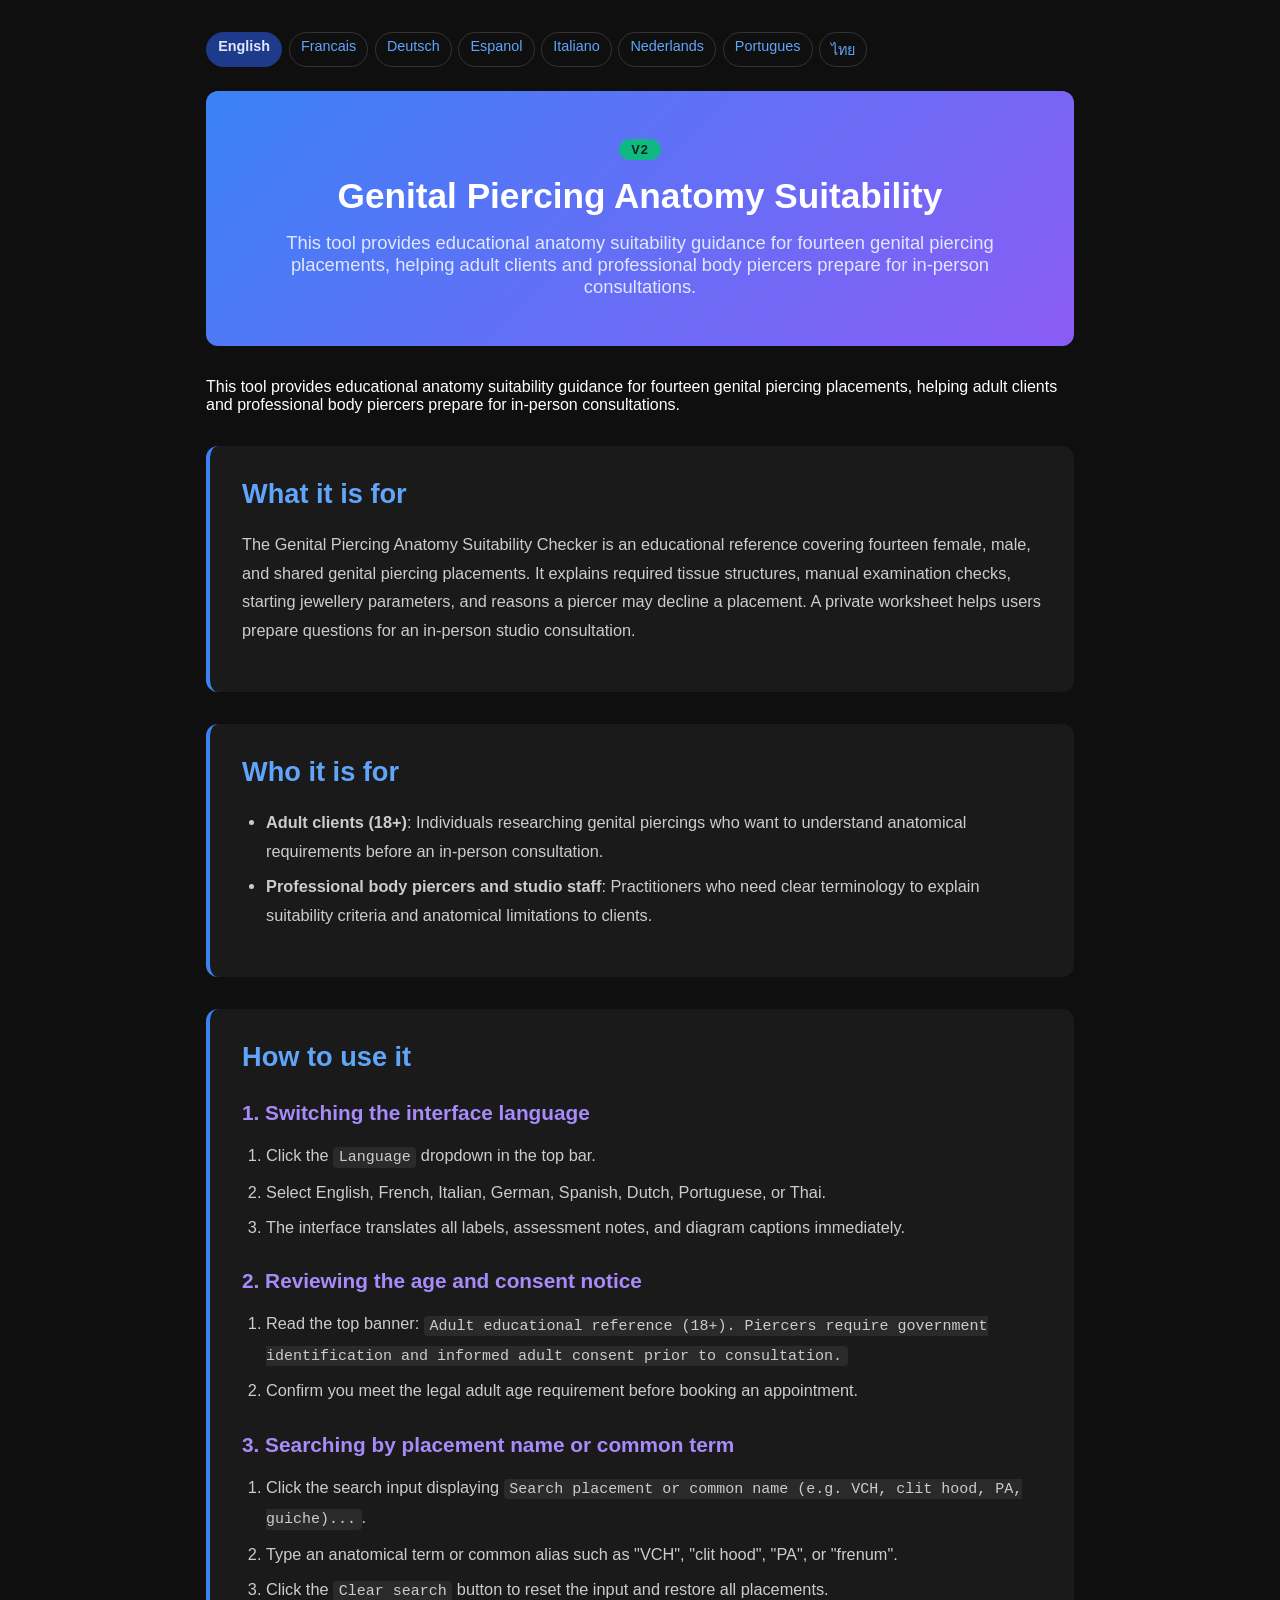
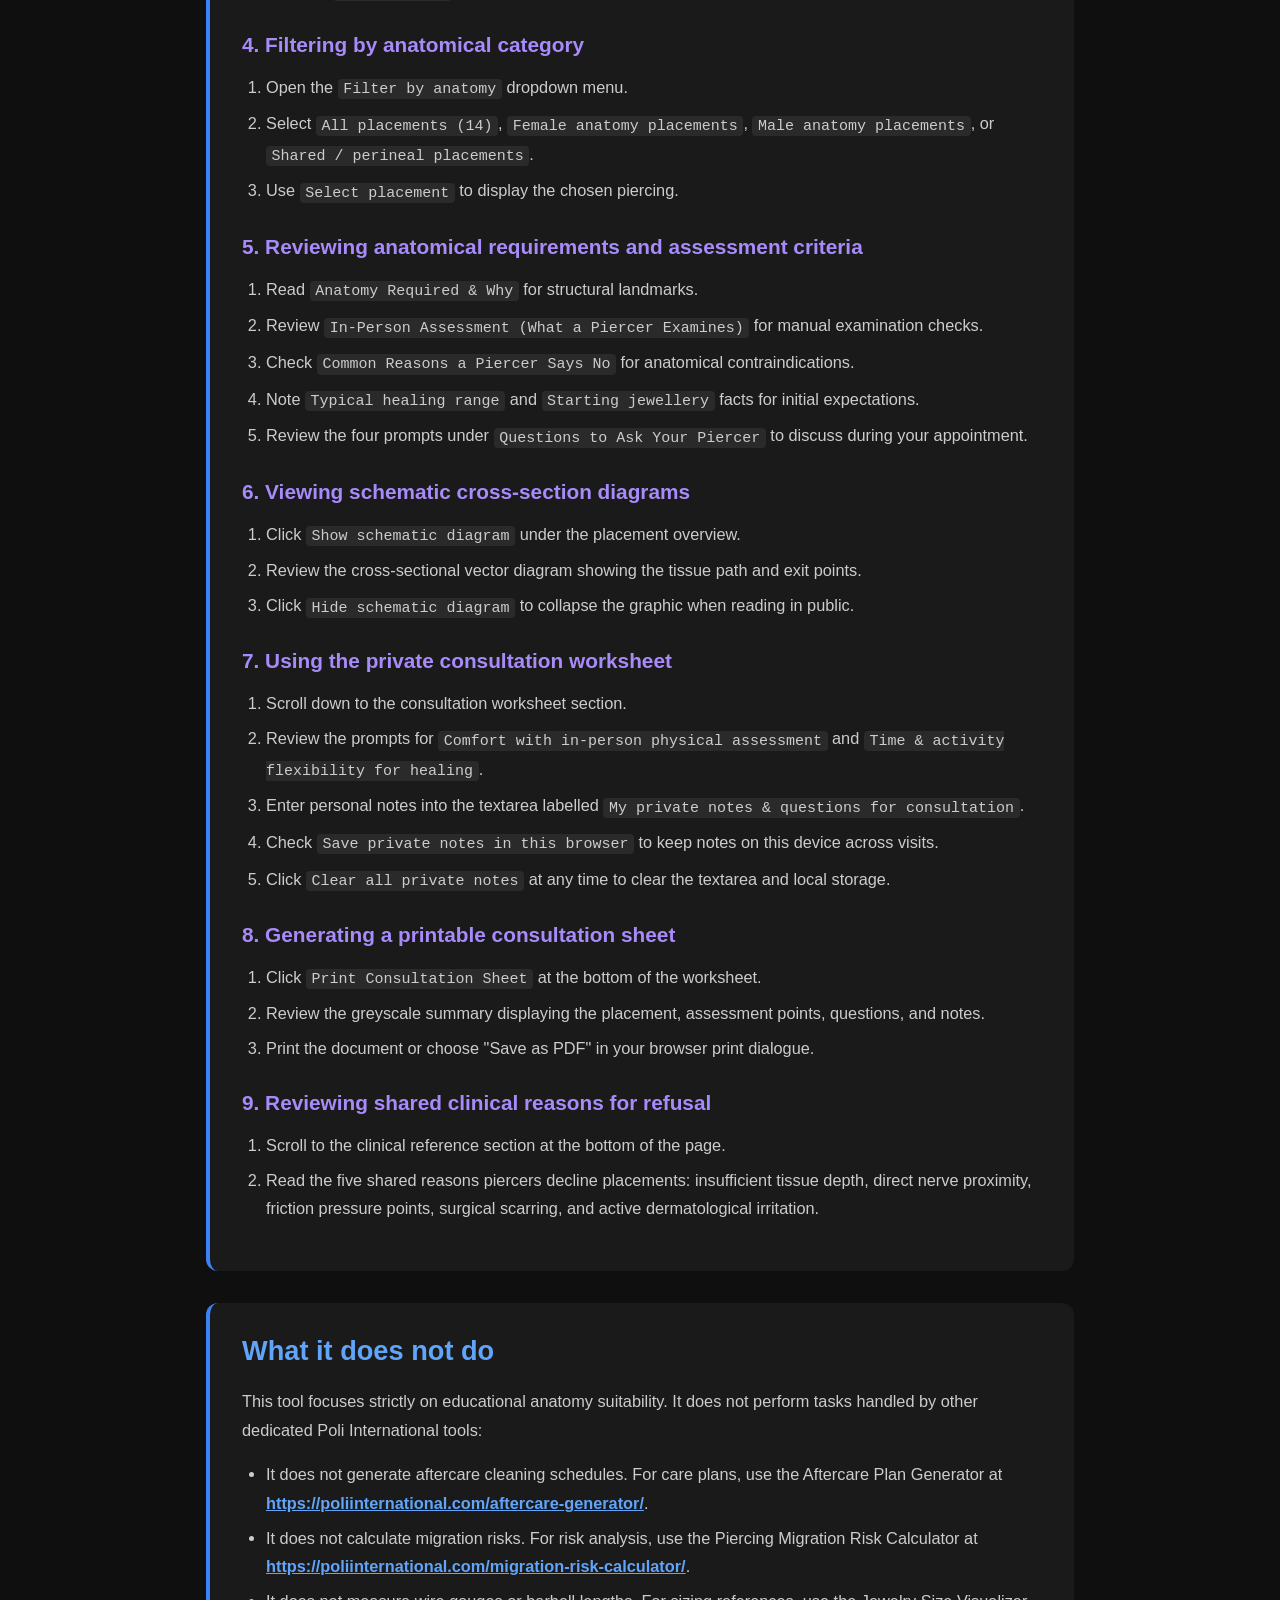
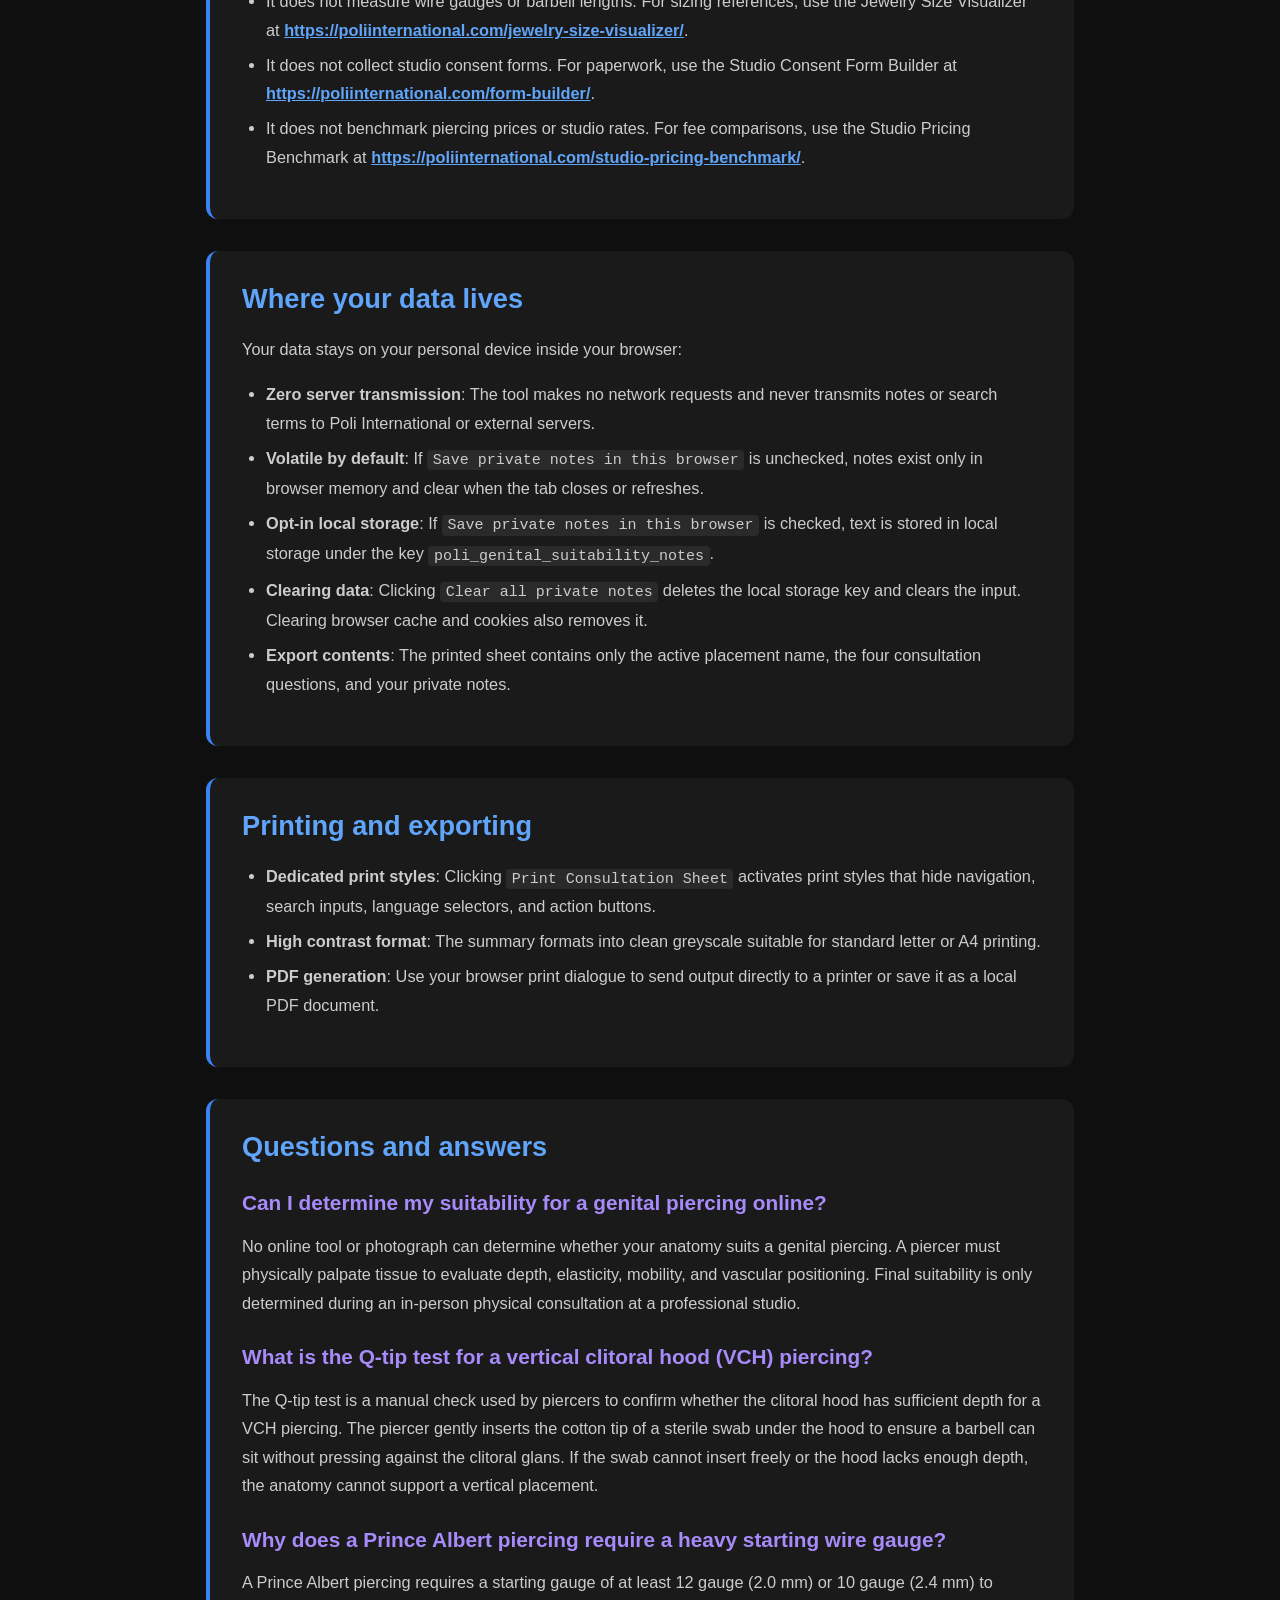
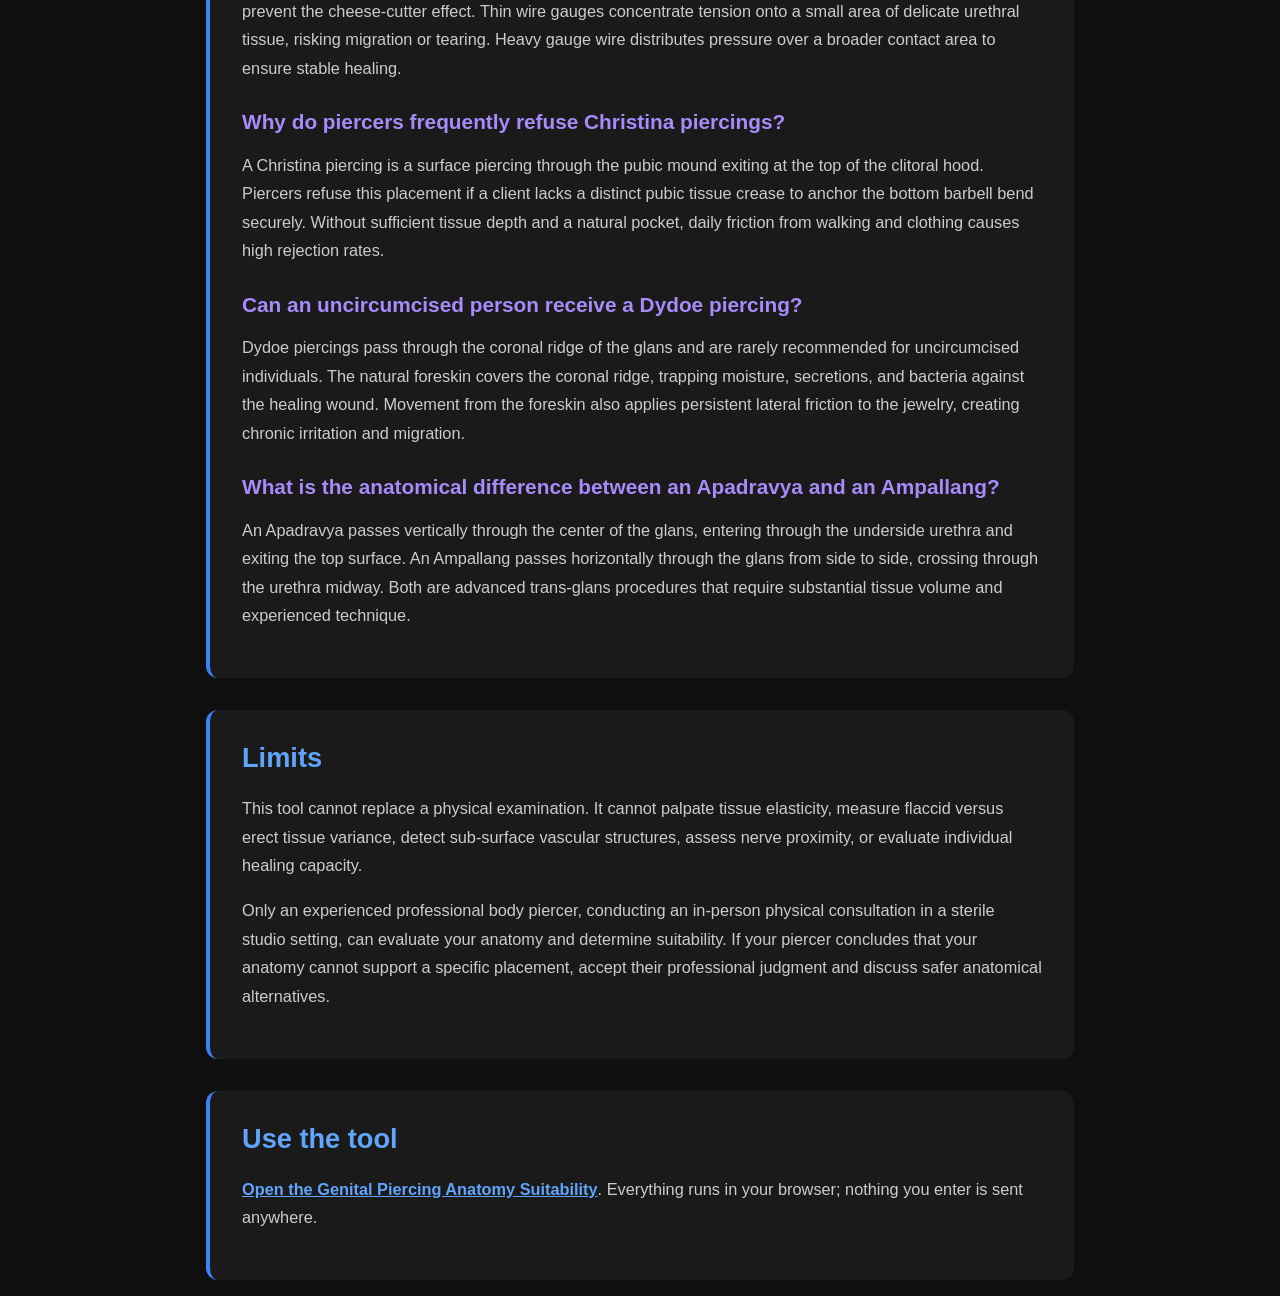
<file: documentation.html>
<!DOCTYPE html>
<html lang="en">
<head><meta name="robots" content="noindex,nofollow">
    <meta charset="UTF-8">
    <meta name="viewport" content="width=device-width, initial-scale=1.0">
    <title>Genital Piercing Anatomy Suitability Documentation | Poli International</title>
    <meta name="description" content="This tool provides educational anatomy suitability guidance for fourteen genital piercing placements, helping adult clients and professional body piercers prepare for in-person consultations.">
    <link rel="canonical" href="https://poliinternational.com/genital-piercing-suitability/">
    <style>
        body { background: #0f0f0f; color: #fff; font-family: -apple-system, BlinkMacSystemFont, "Segoe UI", Roboto, sans-serif; margin: 0; padding: 0; }
        body.in-iframe .doc-hero h1 { display: none; }
        * { box-sizing: border-box; }
        .entry-content { max-width: 900px; margin: 0 auto; padding: 2rem 1rem; }
        .doc-hero { background: linear-gradient(135deg, #3B82F6, #8B5CF6); padding: 3rem 2rem; text-align: center; border-radius: 0.75rem; margin-bottom: 2rem; }
        .doc-hero h1 { font-size: 2.2rem; margin: 0 0 1rem; font-weight: 700; }
        .doc-hero p { font-size: 1.15rem; color: #E0E7FF; margin: 0; }
        .doc-hero .v2 { display: inline-block; margin-bottom: 1rem; padding: 0.2rem 0.75rem; border-radius: 999px; background: #10B981; color: #04241a; font-weight: 800; font-size: 0.8rem; letter-spacing: 0.08em; }
        .doc-section { margin: 2rem 0; padding: 2rem; background: #1a1a1a; border-radius: 0.75rem; border-left: 4px solid #3B82F6; }
        .doc-section h2 { color: #60A5FA; font-size: 1.7rem; margin: 0 0 1.25rem; font-weight: 600; }
        .doc-section h3 { color: #A78BFA; font-size: 1.3rem; margin: 1.75rem 0 0.75rem; font-weight: 600; }
        .doc-section p, .doc-section li { color: #ccc; line-height: 1.75; font-size: 1.02rem; }
        .doc-section ul, .doc-section ol { padding-left: 1.5rem; }
        .doc-section li { margin: 0.4rem 0; }
        .doc-section code { background: #2a2a2a; padding: 0.1rem 0.35rem; border-radius: 0.25rem; font-size: 0.92em; }
        .doc-section a { color: #60A5FA; font-weight: 600; }
        .highlight-box { background: linear-gradient(135deg, #1E3A8A, #4C1D95); padding: 1.25rem 1.5rem; border-radius: 0.5rem; margin: 1.5rem 0; border-left: 4px solid #10B981; }
        .highlight-box p { color: #E0E7FF; margin: 0; }
        table { width: 100%; border-collapse: collapse; margin: 1.5rem 0; }
        th, td { padding: 0.75rem; text-align: left; border: 1px solid #333; vertical-align: top; }
        th { background: #2a2a2a; color: #60A5FA; }
        td { color: #ccc; }
        .doc-langs { display: flex; flex-wrap: wrap; gap: 0.4rem; margin: 0 0 1.5rem; font-size: 0.9rem; }
        .doc-langs a, .doc-langs span { padding: 0.3rem 0.7rem; border-radius: 999px; border: 1px solid #333; text-decoration: none; }
        .doc-langs a { color: #60A5FA; }
        .doc-langs span { background: #1E3A8A; color: #E0E7FF; border-color: #1E3A8A; font-weight: 700; }
    </style>
</head>
<body>
<script>if (window.self !== window.top) document.body.classList.add('in-iframe');</script>
    <div class="entry-content">
        <nav class="doc-langs" aria-label="Documentation language"><span lang="en">English</span><a lang="fr" href="documentation-fr.html">Francais</a><a lang="de" href="documentation-de.html">Deutsch</a><a lang="es" href="documentation-es.html">Espanol</a><a lang="it" href="documentation-it.html">Italiano</a><a lang="nl" href="documentation-nl.html">Nederlands</a><a lang="pt" href="documentation-pt.html">Portugues</a><a lang="th" href="documentation-th.html">ไทย</a></nav>
        <div class="doc-hero">
            <span class="v2">V2</span>
            <h1>Genital Piercing Anatomy Suitability</h1>
            <p>This tool provides educational anatomy suitability guidance for fourteen genital piercing placements, helping adult clients and professional body piercers prepare for in-person consultations.</p>
        </div>
        <p>This tool provides educational anatomy suitability guidance for fourteen genital piercing placements, helping adult clients and professional body piercers prepare for in-person consultations.</p>
        <div class="doc-section">
        <h2>What it is for</h2>
        <p>The Genital Piercing Anatomy Suitability Checker is an educational reference covering fourteen female, male, and shared genital piercing placements. It explains required tissue structures, manual examination checks, starting jewellery parameters, and reasons a piercer may decline a placement. A private worksheet helps users prepare questions for an in-person studio consultation.</p>
        </div>
        <div class="doc-section">
        <h2>Who it is for</h2>
        <ul>
        <li><strong>Adult clients (18+)</strong>: Individuals researching genital piercings who want to understand anatomical requirements before an in-person consultation.</li>
        <li><strong>Professional body piercers and studio staff</strong>: Practitioners who need clear terminology to explain suitability criteria and anatomical limitations to clients.</li>
        </ul>
        </div>
        <div class="doc-section">
        <h2>How to use it</h2>
        <h3>1. Switching the interface language</h3>
        <ol>
        <li>Click the <code>Language</code> dropdown in the top bar.</li>
        <li>Select English, French, Italian, German, Spanish, Dutch, Portuguese, or Thai.</li>
        <li>The interface translates all labels, assessment notes, and diagram captions immediately.</li>
        </ol>
        <h3>2. Reviewing the age and consent notice</h3>
        <ol>
        <li>Read the top banner: <code>Adult educational reference (18+). Piercers require government identification and informed adult consent prior to consultation.</code></li>
        <li>Confirm you meet the legal adult age requirement before booking an appointment.</li>
        </ol>
        <h3>3. Searching by placement name or common term</h3>
        <ol>
        <li>Click the search input displaying <code>Search placement or common name (e.g. VCH, clit hood, PA, guiche)...</code>.</li>
        <li>Type an anatomical term or common alias such as "VCH", "clit hood", "PA", or "frenum".</li>
        <li>Click the <code>Clear search</code> button to reset the input and restore all placements.</li>
        </ol>
        <h3>4. Filtering by anatomical category</h3>
        <ol>
        <li>Open the <code>Filter by anatomy</code> dropdown menu.</li>
        <li>Select <code>All placements (14)</code>, <code>Female anatomy placements</code>, <code>Male anatomy placements</code>, or <code>Shared / perineal placements</code>.</li>
        <li>Use <code>Select placement</code> to display the chosen piercing.</li>
        </ol>
        <h3>5. Reviewing anatomical requirements and assessment criteria</h3>
        <ol>
        <li>Read <code>Anatomy Required &amp; Why</code> for structural landmarks.</li>
        <li>Review <code>In-Person Assessment (What a Piercer Examines)</code> for manual examination checks.</li>
        <li>Check <code>Common Reasons a Piercer Says No</code> for anatomical contraindications.</li>
        <li>Note <code>Typical healing range</code> and <code>Starting jewellery</code> facts for initial expectations.</li>
        <li>Review the four prompts under <code>Questions to Ask Your Piercer</code> to discuss during your appointment.</li>
        </ol>
        <h3>6. Viewing schematic cross-section diagrams</h3>
        <ol>
        <li>Click <code>Show schematic diagram</code> under the placement overview.</li>
        <li>Review the cross-sectional vector diagram showing the tissue path and exit points.</li>
        <li>Click <code>Hide schematic diagram</code> to collapse the graphic when reading in public.</li>
        </ol>
        <h3>7. Using the private consultation worksheet</h3>
        <ol>
        <li>Scroll down to the consultation worksheet section.</li>
        <li>Review the prompts for <code>Comfort with in-person physical assessment</code> and <code>Time &amp; activity flexibility for healing</code>.</li>
        <li>Enter personal notes into the textarea labelled <code>My private notes &amp; questions for consultation</code>.</li>
        <li>Check <code>Save private notes in this browser</code> to keep notes on this device across visits.</li>
        <li>Click <code>Clear all private notes</code> at any time to clear the textarea and local storage.</li>
        </ol>
        <h3>8. Generating a printable consultation sheet</h3>
        <ol>
        <li>Click <code>Print Consultation Sheet</code> at the bottom of the worksheet.</li>
        <li>Review the greyscale summary displaying the placement, assessment points, questions, and notes.</li>
        <li>Print the document or choose "Save as PDF" in your browser print dialogue.</li>
        </ol>
        <h3>9. Reviewing shared clinical reasons for refusal</h3>
        <ol>
        <li>Scroll to the clinical reference section at the bottom of the page.</li>
        <li>Read the five shared reasons piercers decline placements: insufficient tissue depth, direct nerve proximity, friction pressure points, surgical scarring, and active dermatological irritation.</li>
        </ol>
        </div>
        <div class="doc-section">
        <h2>What it does not do</h2>
        <p>This tool focuses strictly on educational anatomy suitability. It does not perform tasks handled by other dedicated Poli International tools:</p>
        <ul>
        <li>It does not generate aftercare cleaning schedules. For care plans, use the Aftercare Plan Generator at <a href="https://poliinternational.com/aftercare-generator/" target="_top">https://poliinternational.com/aftercare-generator/</a>.</li>
        <li>It does not calculate migration risks. For risk analysis, use the Piercing Migration Risk Calculator at <a href="https://poliinternational.com/migration-risk-calculator/" target="_top">https://poliinternational.com/migration-risk-calculator/</a>.</li>
        <li>It does not measure wire gauges or barbell lengths. For sizing references, use the Jewelry Size Visualizer at <a href="https://poliinternational.com/jewelry-size-visualizer/" target="_top">https://poliinternational.com/jewelry-size-visualizer/</a>.</li>
        <li>It does not collect studio consent forms. For paperwork, use the Studio Consent Form Builder at <a href="https://poliinternational.com/form-builder/" target="_top">https://poliinternational.com/form-builder/</a>.</li>
        <li>It does not benchmark piercing prices or studio rates. For fee comparisons, use the Studio Pricing Benchmark at <a href="https://poliinternational.com/studio-pricing-benchmark/" target="_top">https://poliinternational.com/studio-pricing-benchmark/</a>.</li>
        </ul>
        </div>
        <div class="doc-section">
        <h2>Where your data lives</h2>
        <p>Your data stays on your personal device inside your browser:</p>
        <ul>
        <li><strong>Zero server transmission</strong>: The tool makes no network requests and never transmits notes or search terms to Poli International or external servers.</li>
        <li><strong>Volatile by default</strong>: If <code>Save private notes in this browser</code> is unchecked, notes exist only in browser memory and clear when the tab closes or refreshes.</li>
        <li><strong>Opt-in local storage</strong>: If <code>Save private notes in this browser</code> is checked, text is stored in local storage under the key <code>poli_genital_suitability_notes</code>.</li>
        <li><strong>Clearing data</strong>: Clicking <code>Clear all private notes</code> deletes the local storage key and clears the input. Clearing browser cache and cookies also removes it.</li>
        <li><strong>Export contents</strong>: The printed sheet contains only the active placement name, the four consultation questions, and your private notes.</li>
        </ul>
        </div>
        <div class="doc-section">
        <h2>Printing and exporting</h2>
        <ul>
        <li><strong>Dedicated print styles</strong>: Clicking <code>Print Consultation Sheet</code> activates print styles that hide navigation, search inputs, language selectors, and action buttons.</li>
        <li><strong>High contrast format</strong>: The summary formats into clean greyscale suitable for standard letter or A4 printing.</li>
        <li><strong>PDF generation</strong>: Use your browser print dialogue to send output directly to a printer or save it as a local PDF document.</li>
        </ul>
        </div>
        <div class="doc-section">
        <h2>Questions and answers</h2>
        <h3>Can I determine my suitability for a genital piercing online?</h3>
        <p>No online tool or photograph can determine whether your anatomy suits a genital piercing. A piercer must physically palpate tissue to evaluate depth, elasticity, mobility, and vascular positioning. Final suitability is only determined during an in-person physical consultation at a professional studio.</p>
        <h3>What is the Q-tip test for a vertical clitoral hood (VCH) piercing?</h3>
        <p>The Q-tip test is a manual check used by piercers to confirm whether the clitoral hood has sufficient depth for a VCH piercing. The piercer gently inserts the cotton tip of a sterile swab under the hood to ensure a barbell can sit without pressing against the clitoral glans. If the swab cannot insert freely or the hood lacks enough depth, the anatomy cannot support a vertical placement.</p>
        <h3>Why does a Prince Albert piercing require a heavy starting wire gauge?</h3>
        <p>A Prince Albert piercing requires a starting gauge of at least 12 gauge (2.0 mm) or 10 gauge (2.4 mm) to prevent the cheese-cutter effect. Thin wire gauges concentrate tension onto a small area of delicate urethral tissue, risking migration or tearing. Heavy gauge wire distributes pressure over a broader contact area to ensure stable healing.</p>
        <h3>Why do piercers frequently refuse Christina piercings?</h3>
        <p>A Christina piercing is a surface piercing through the pubic mound exiting at the top of the clitoral hood. Piercers refuse this placement if a client lacks a distinct pubic tissue crease to anchor the bottom barbell bend securely. Without sufficient tissue depth and a natural pocket, daily friction from walking and clothing causes high rejection rates.</p>
        <h3>Can an uncircumcised person receive a Dydoe piercing?</h3>
        <p>Dydoe piercings pass through the coronal ridge of the glans and are rarely recommended for uncircumcised individuals. The natural foreskin covers the coronal ridge, trapping moisture, secretions, and bacteria against the healing wound. Movement from the foreskin also applies persistent lateral friction to the jewelry, creating chronic irritation and migration.</p>
        <h3>What is the anatomical difference between an Apadravya and an Ampallang?</h3>
        <p>An Apadravya passes vertically through the center of the glans, entering through the underside urethra and exiting the top surface. An Ampallang passes horizontally through the glans from side to side, crossing through the urethra midway. Both are advanced trans-glans procedures that require substantial tissue volume and experienced technique.</p>
        </div>
        <div class="doc-section">
        <h2>Limits</h2>
        <p>This tool cannot replace a physical examination. It cannot palpate tissue elasticity, measure flaccid versus erect tissue variance, detect sub-surface vascular structures, assess nerve proximity, or evaluate individual healing capacity.</p>
        <p>Only an experienced professional body piercer, conducting an in-person physical consultation in a sterile studio setting, can evaluate your anatomy and determine suitability. If your piercer concludes that your anatomy cannot support a specific placement, accept their professional judgment and discuss safer anatomical alternatives.</p>
        </div>
        <div class="doc-section">
            <h2>Use the tool</h2>
            <p><a href="https://poliinternational.com/genital-piercing-suitability/" target="_top">Open the Genital Piercing Anatomy Suitability</a>. Everything runs in your browser; nothing you enter is sent anywhere.</p>
        </div>
    </div>
</body>
</html>
</file>
